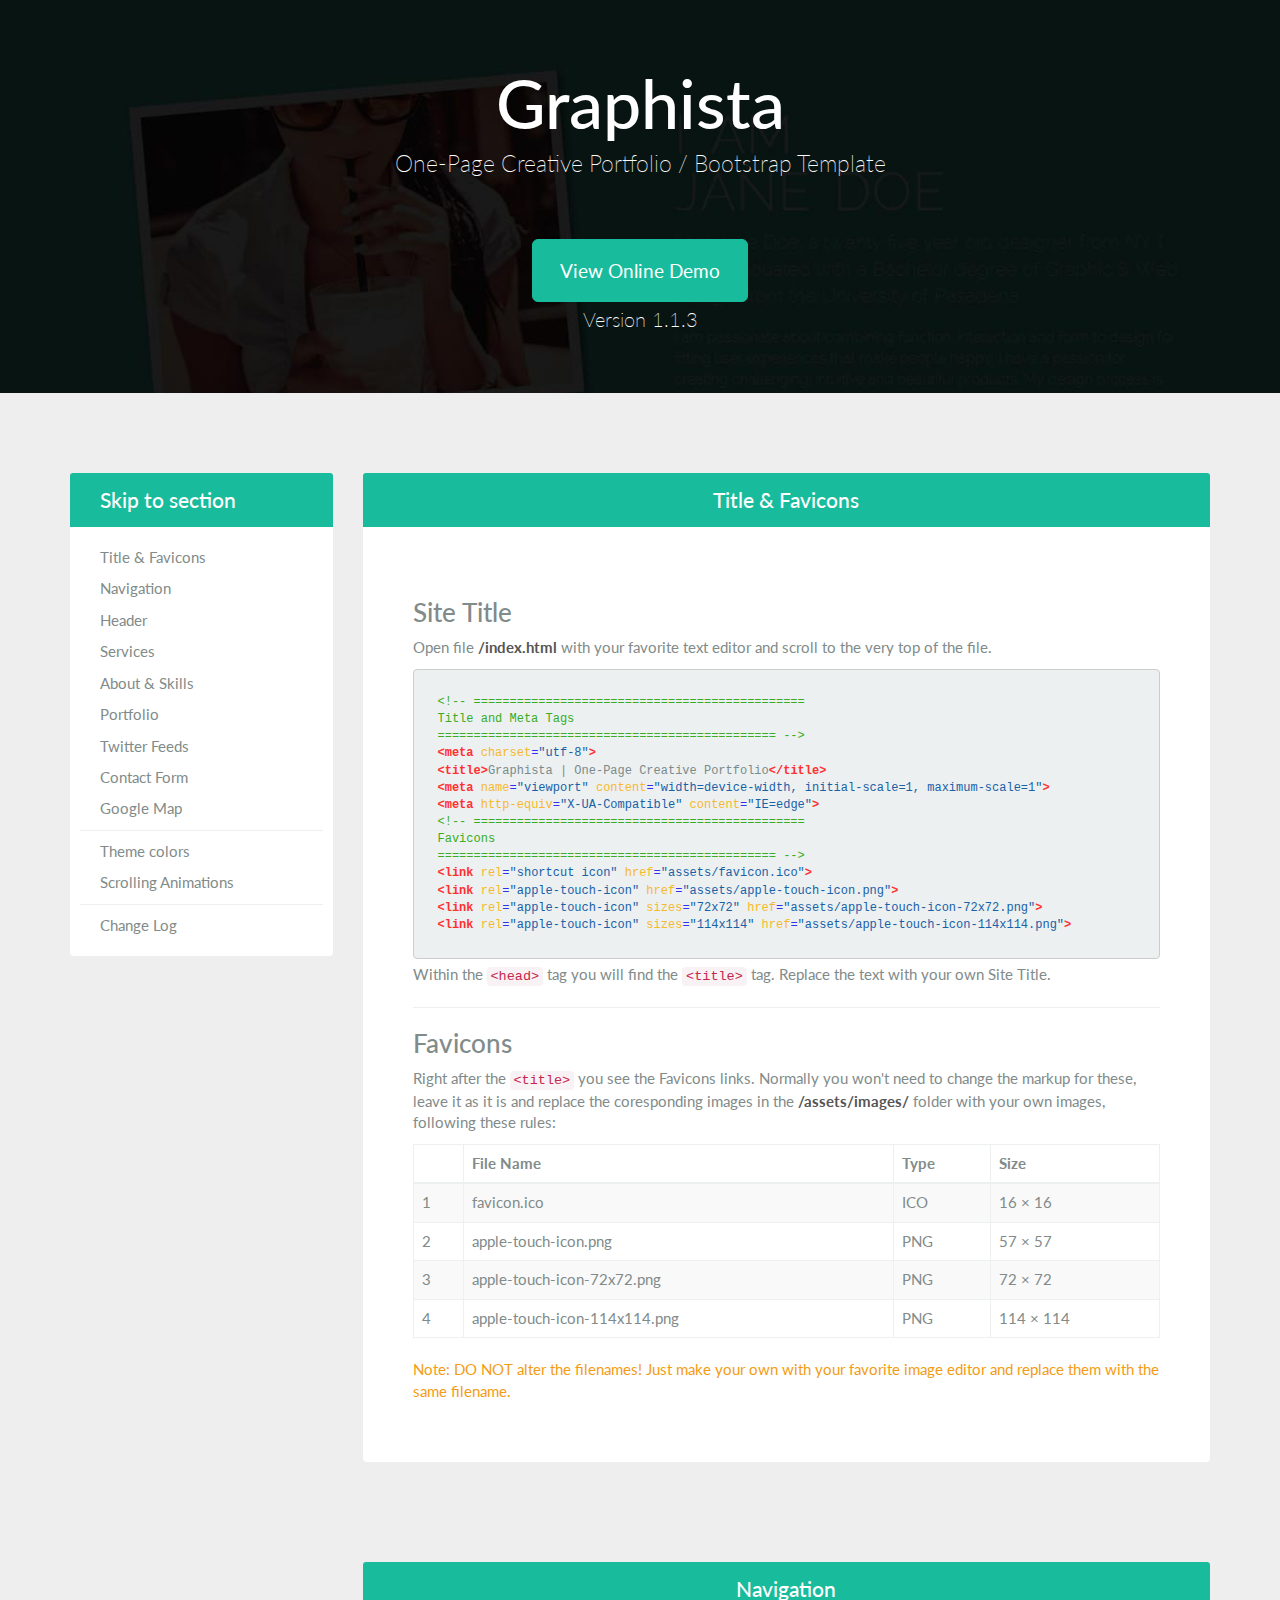
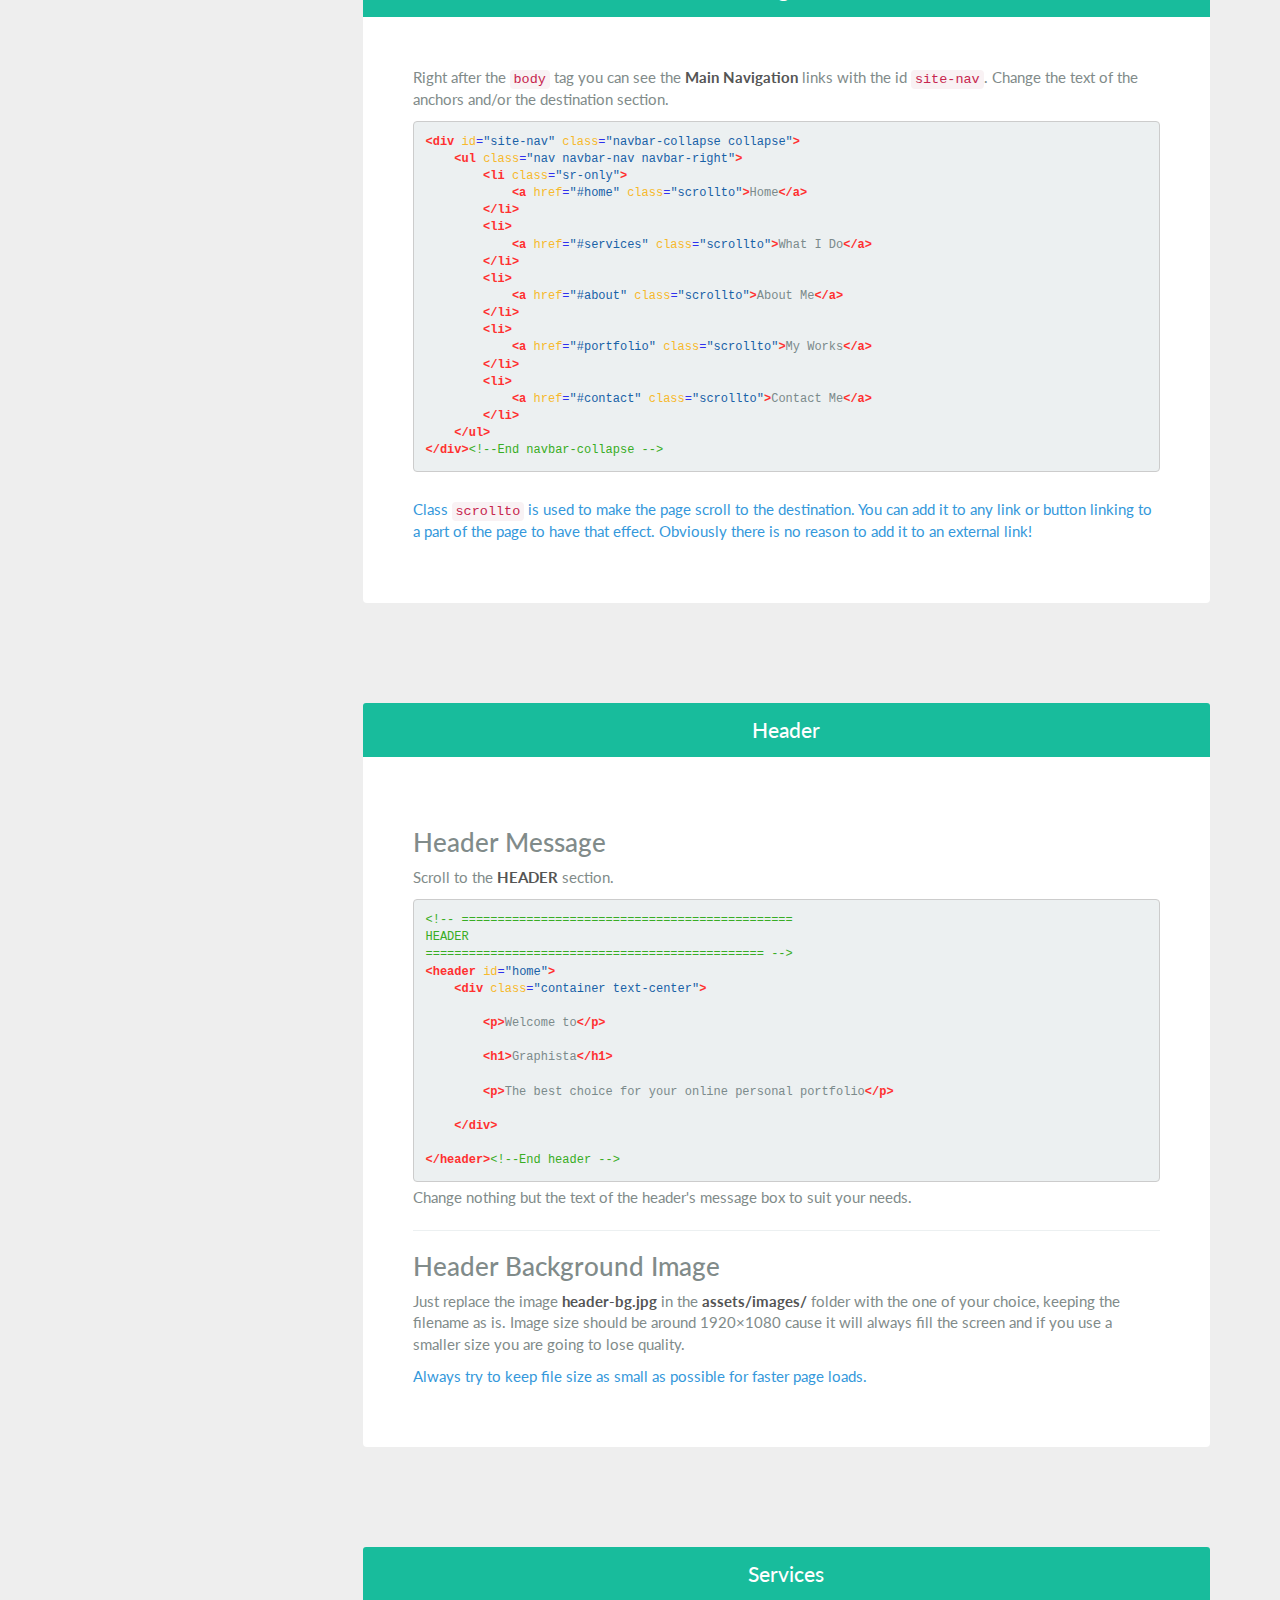
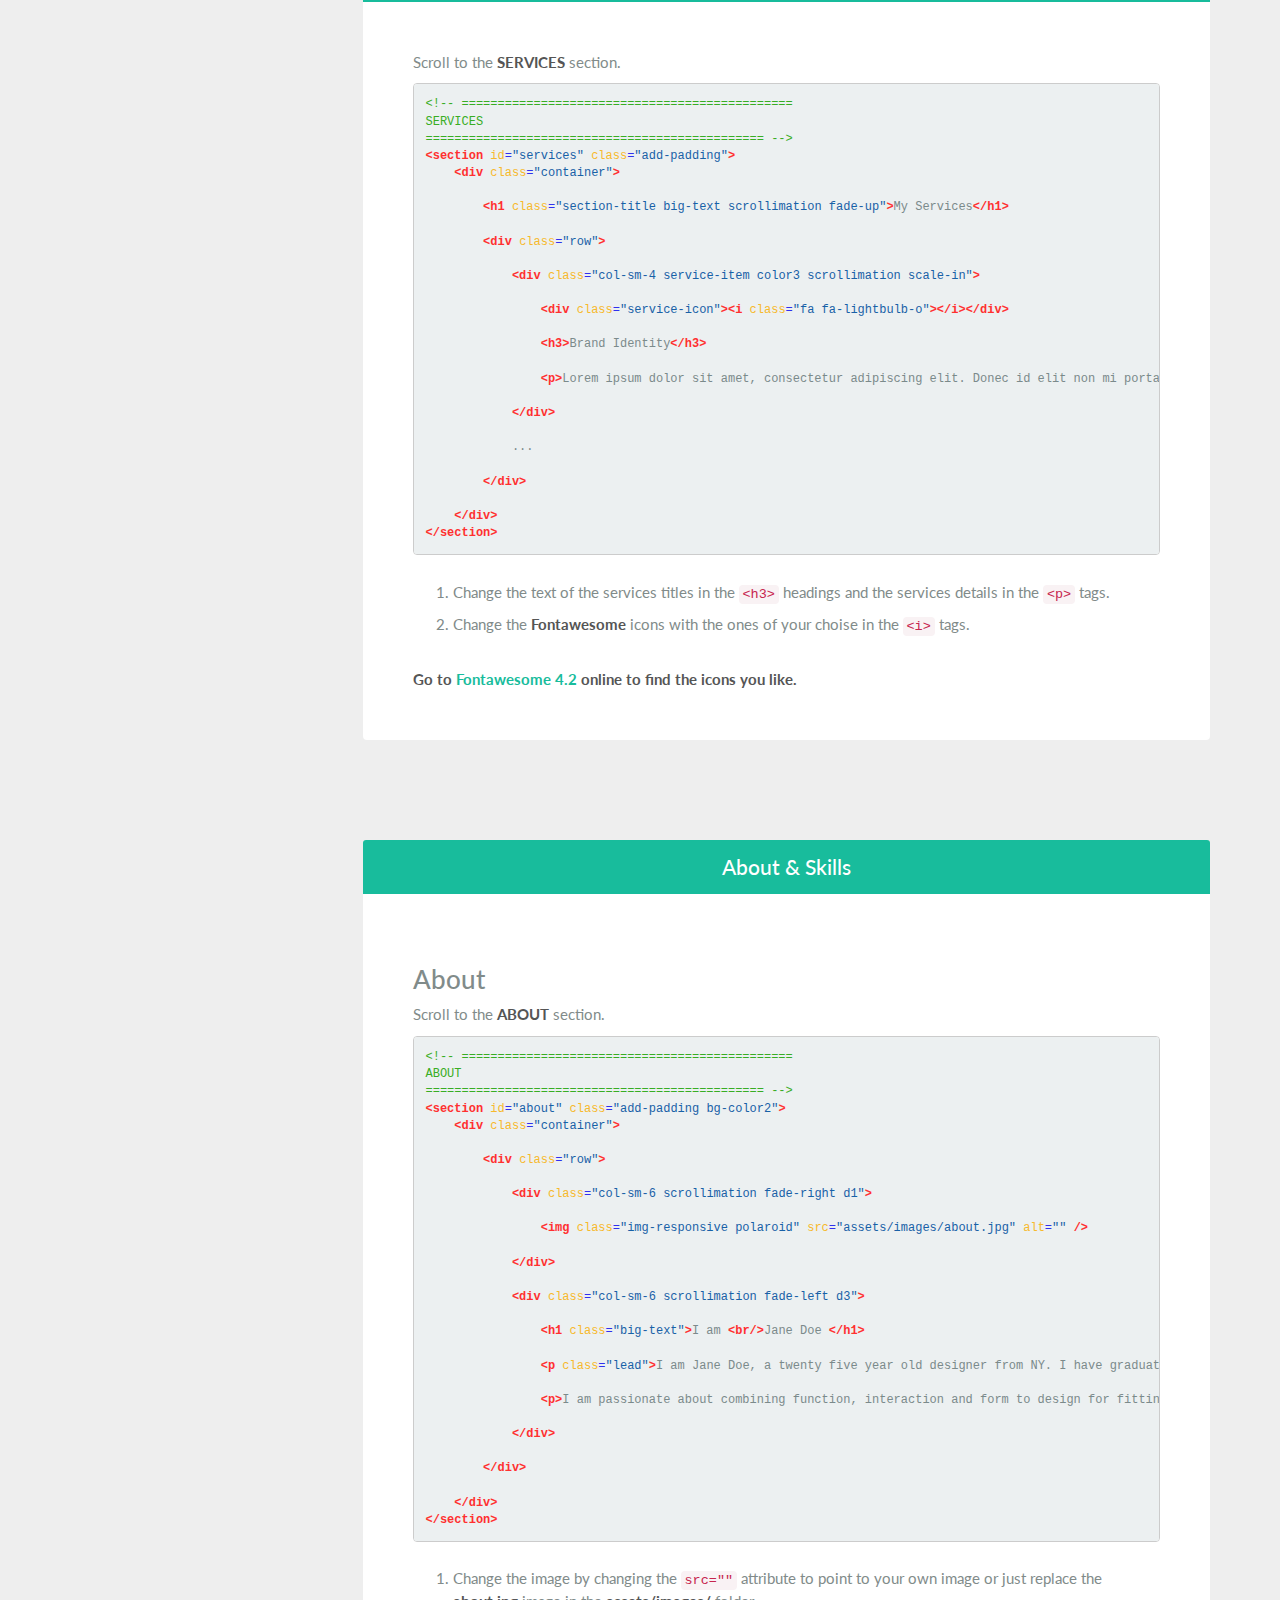
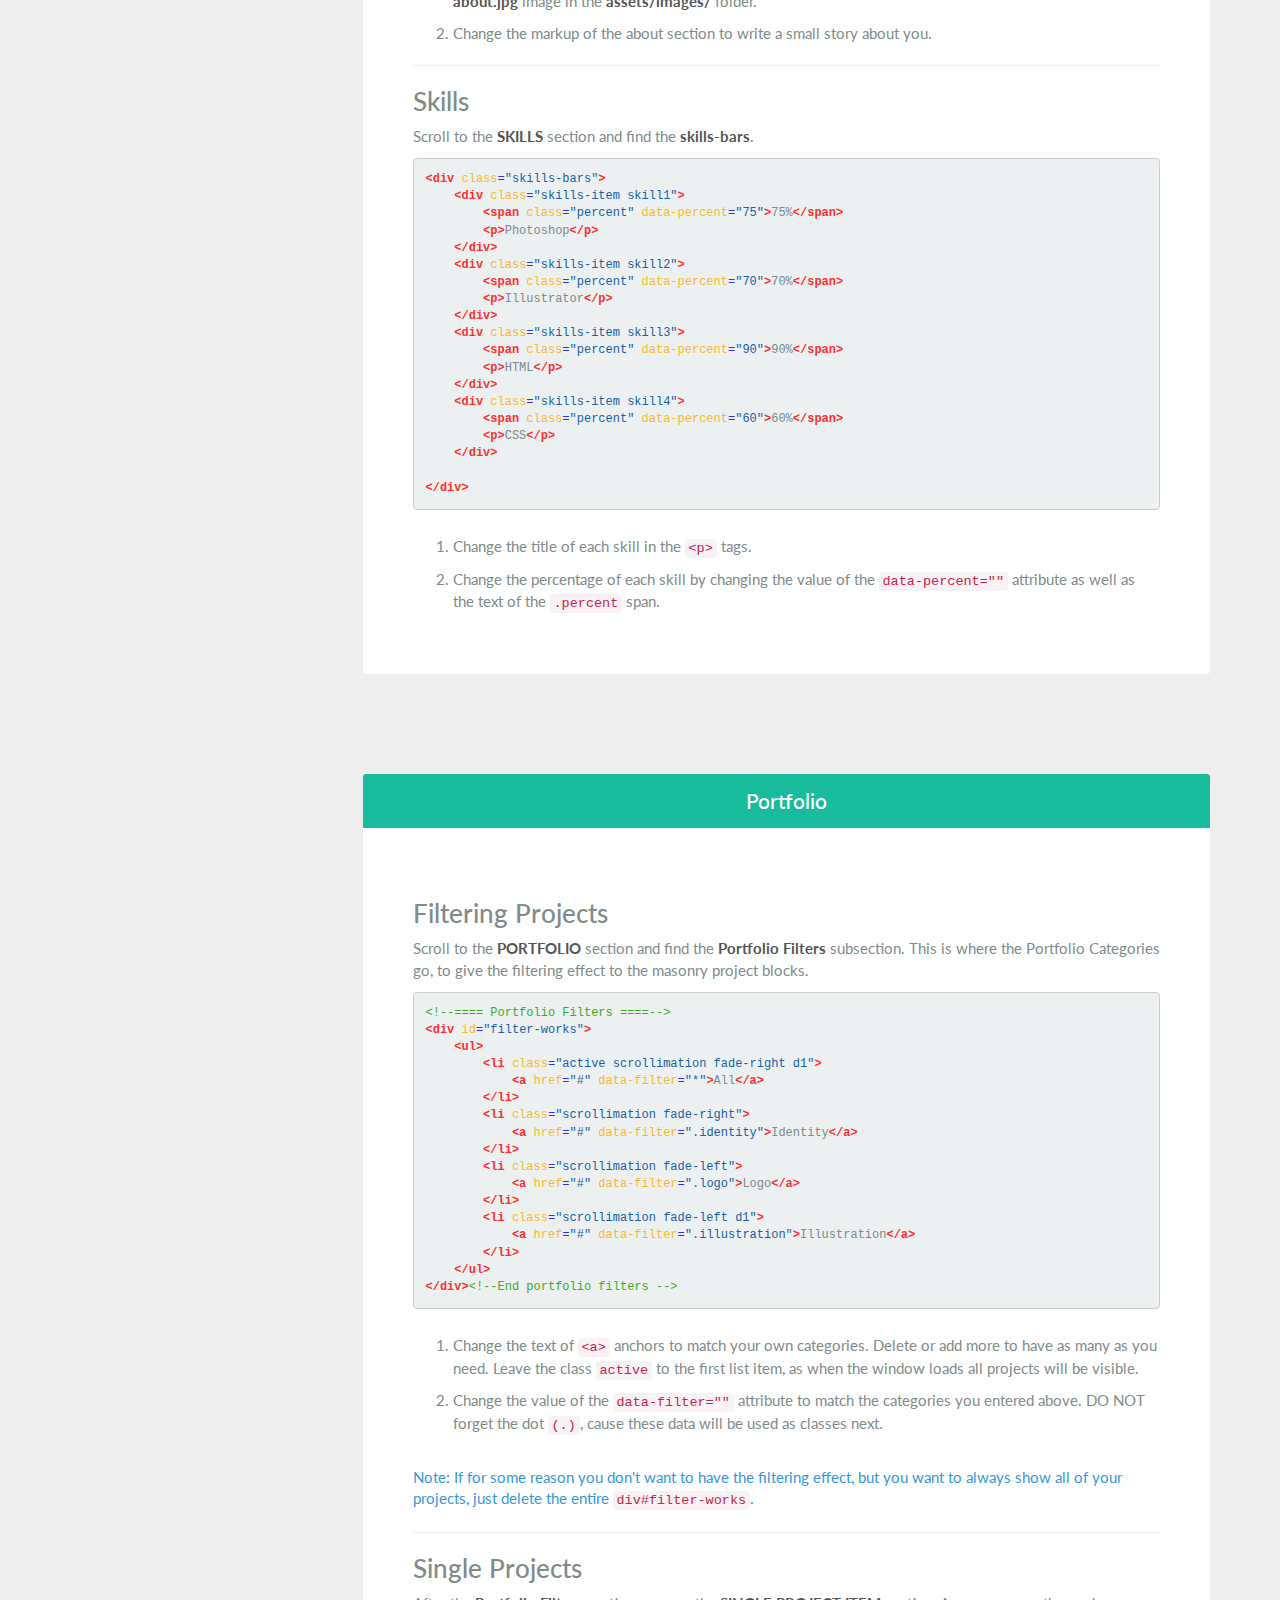
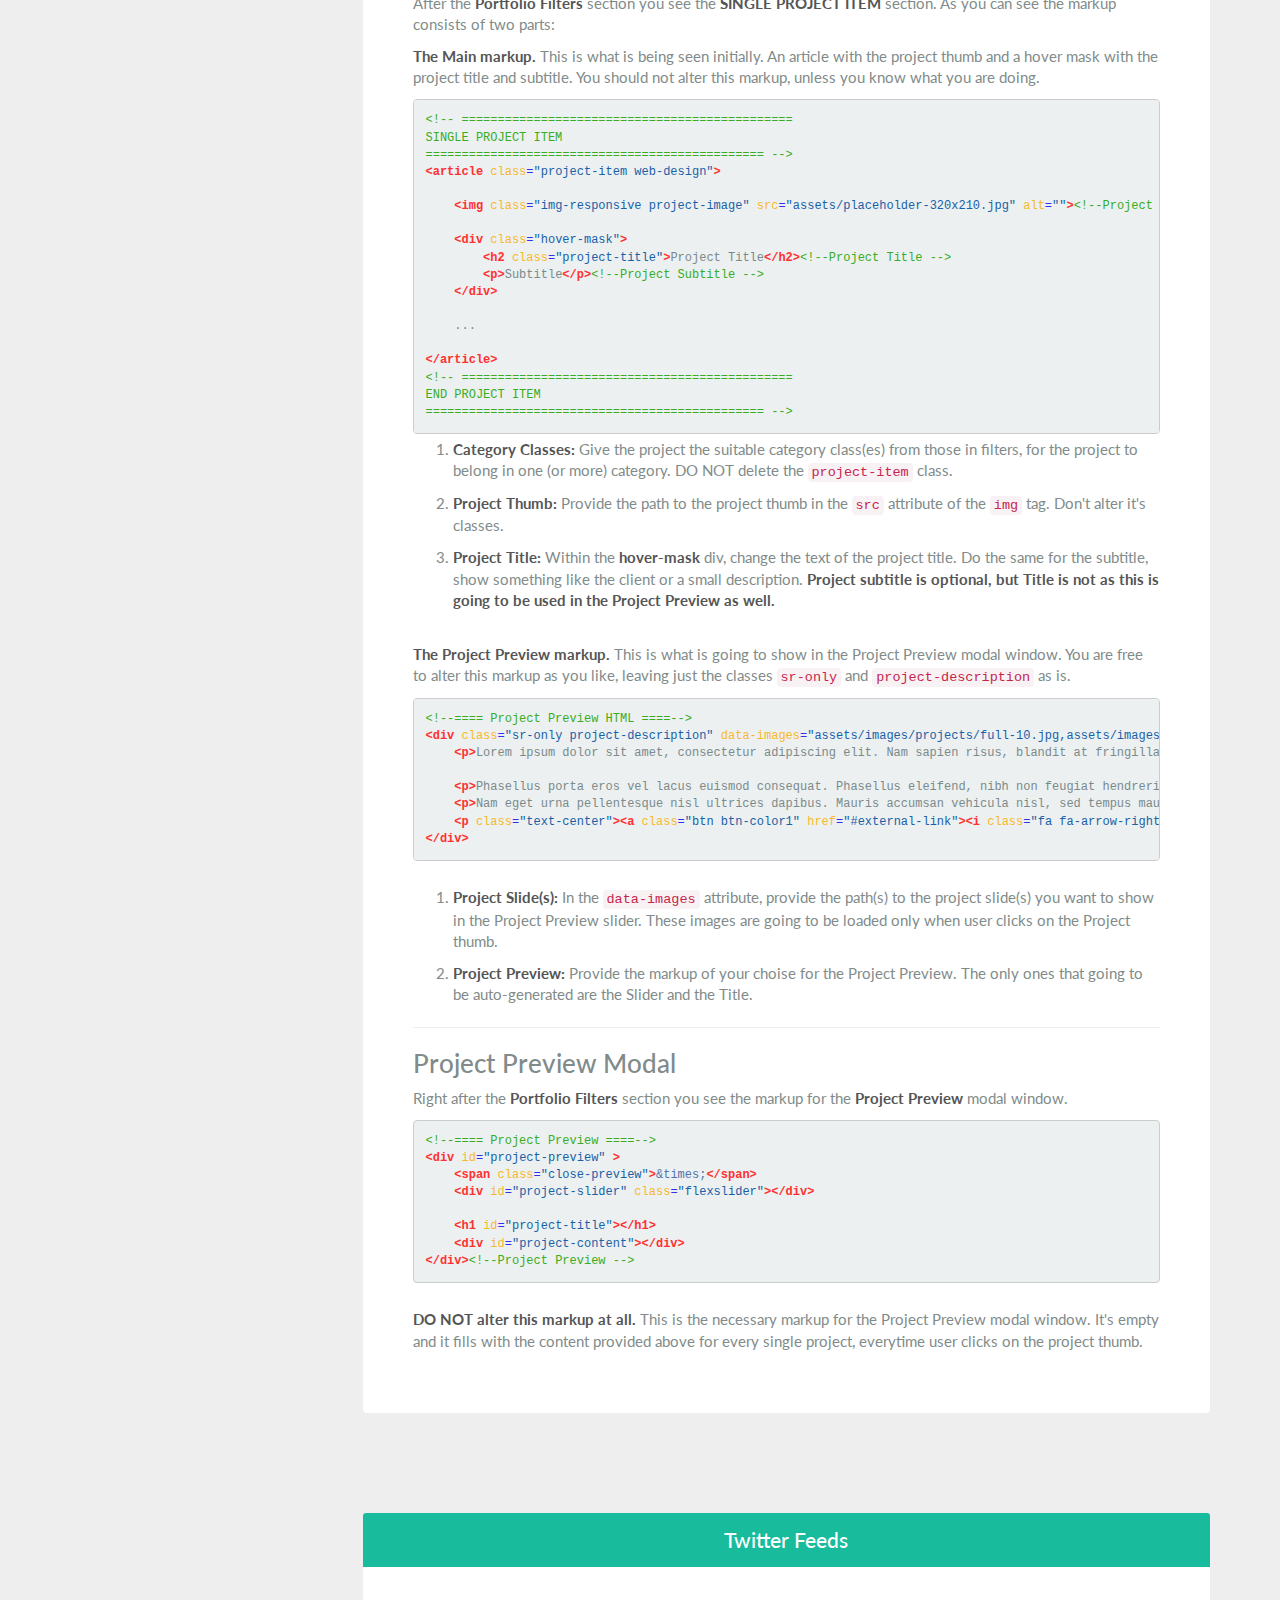
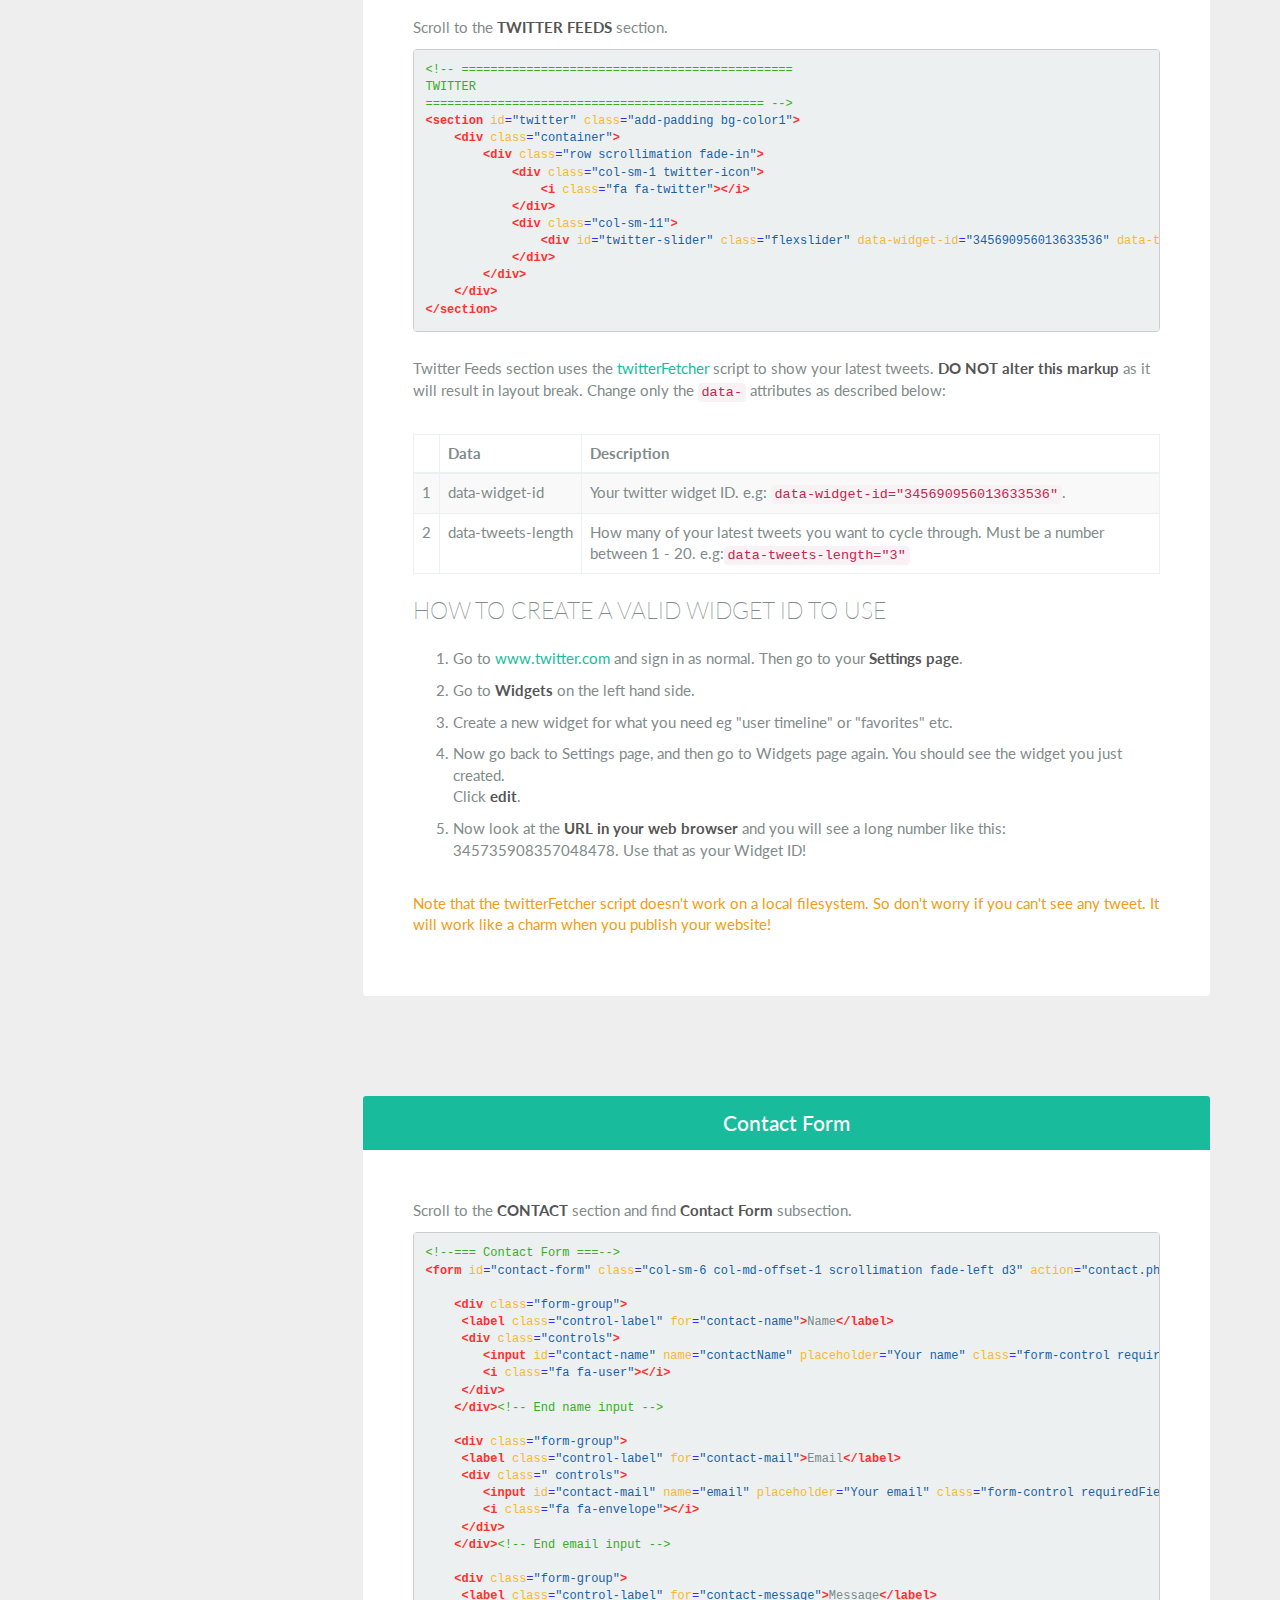
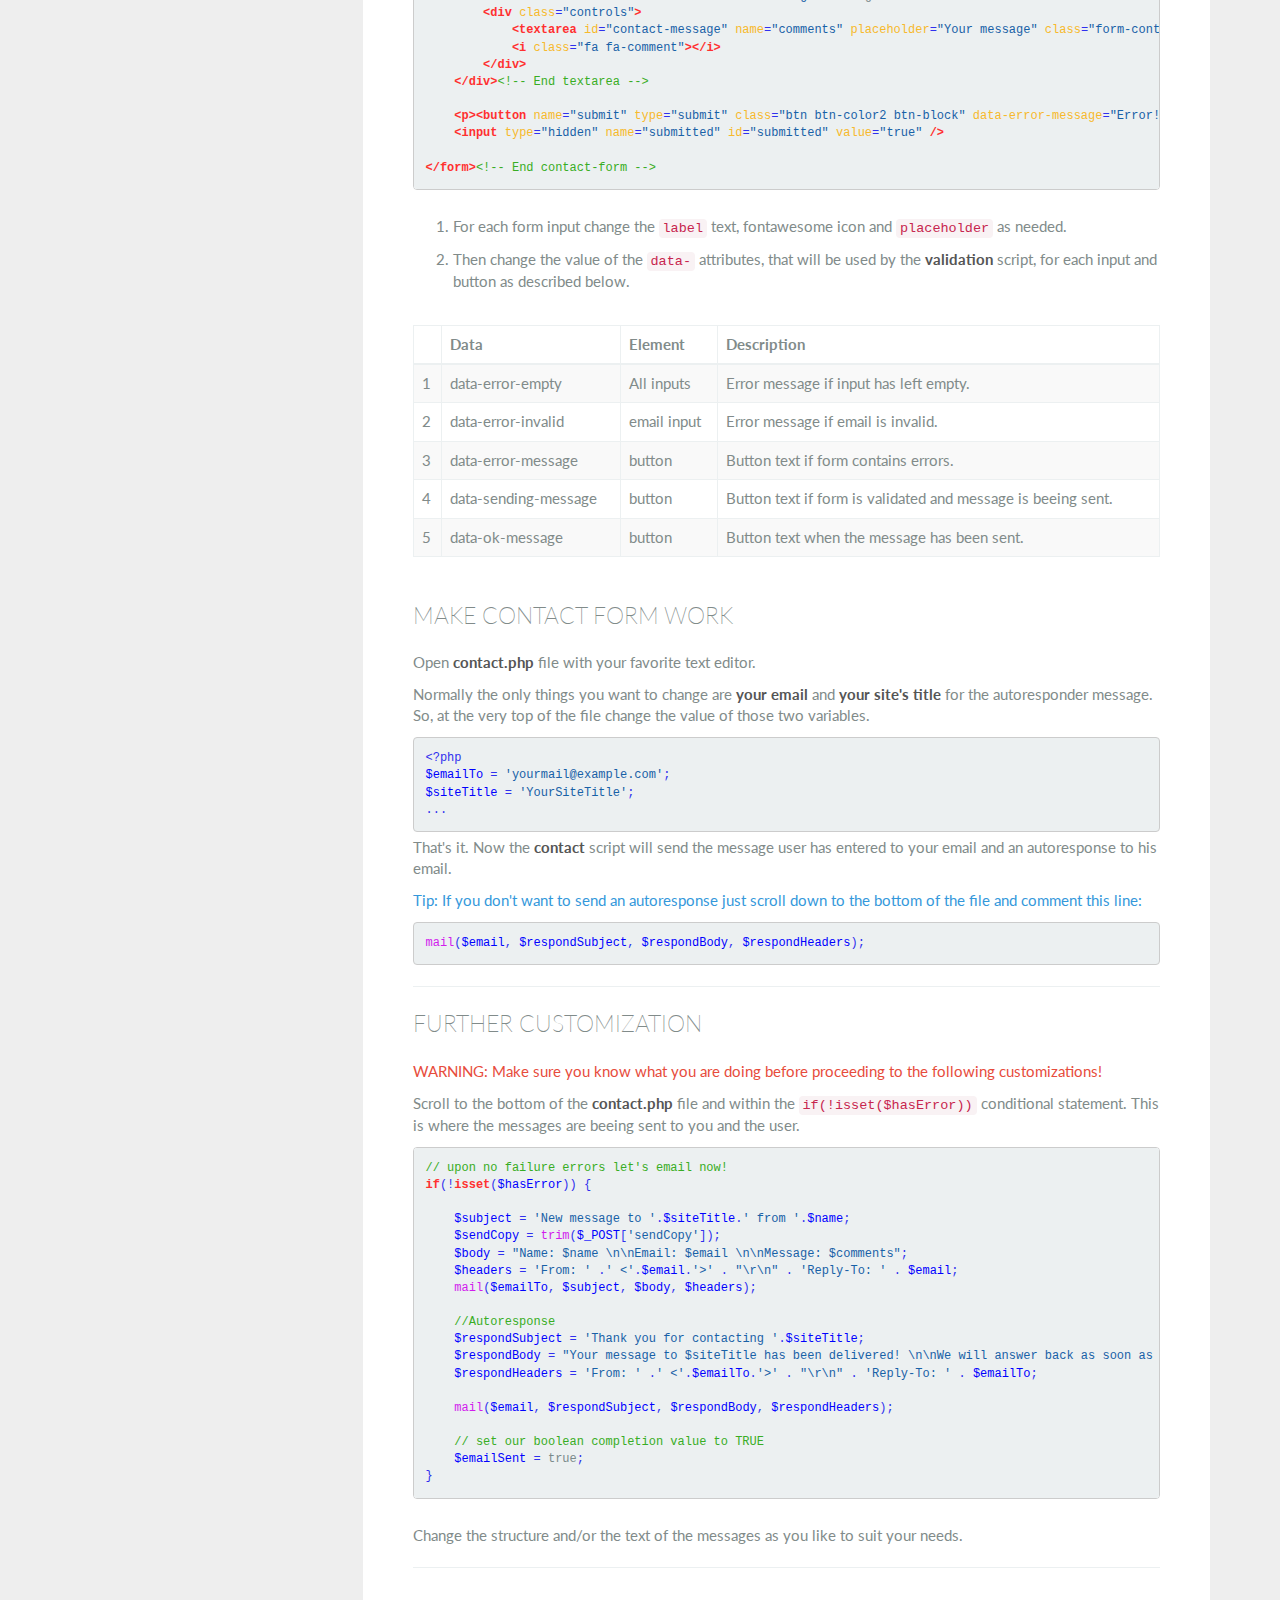
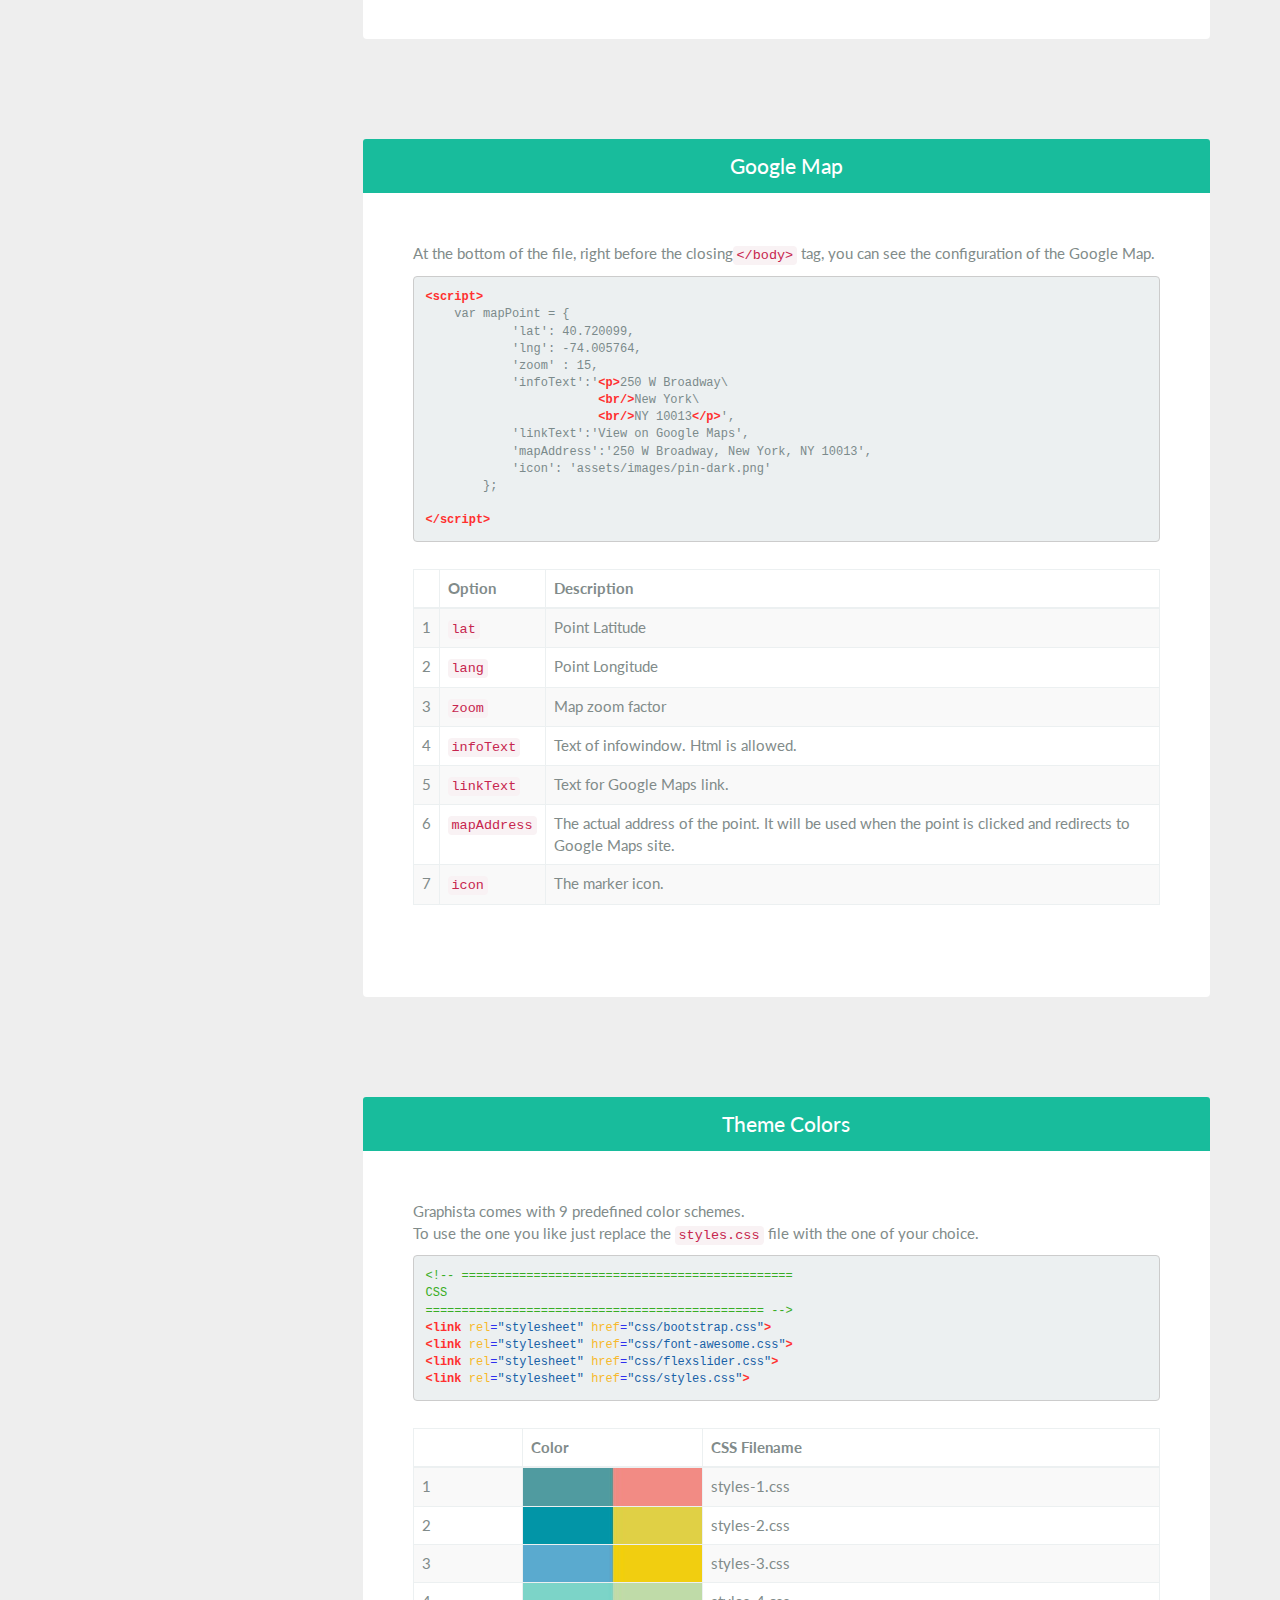
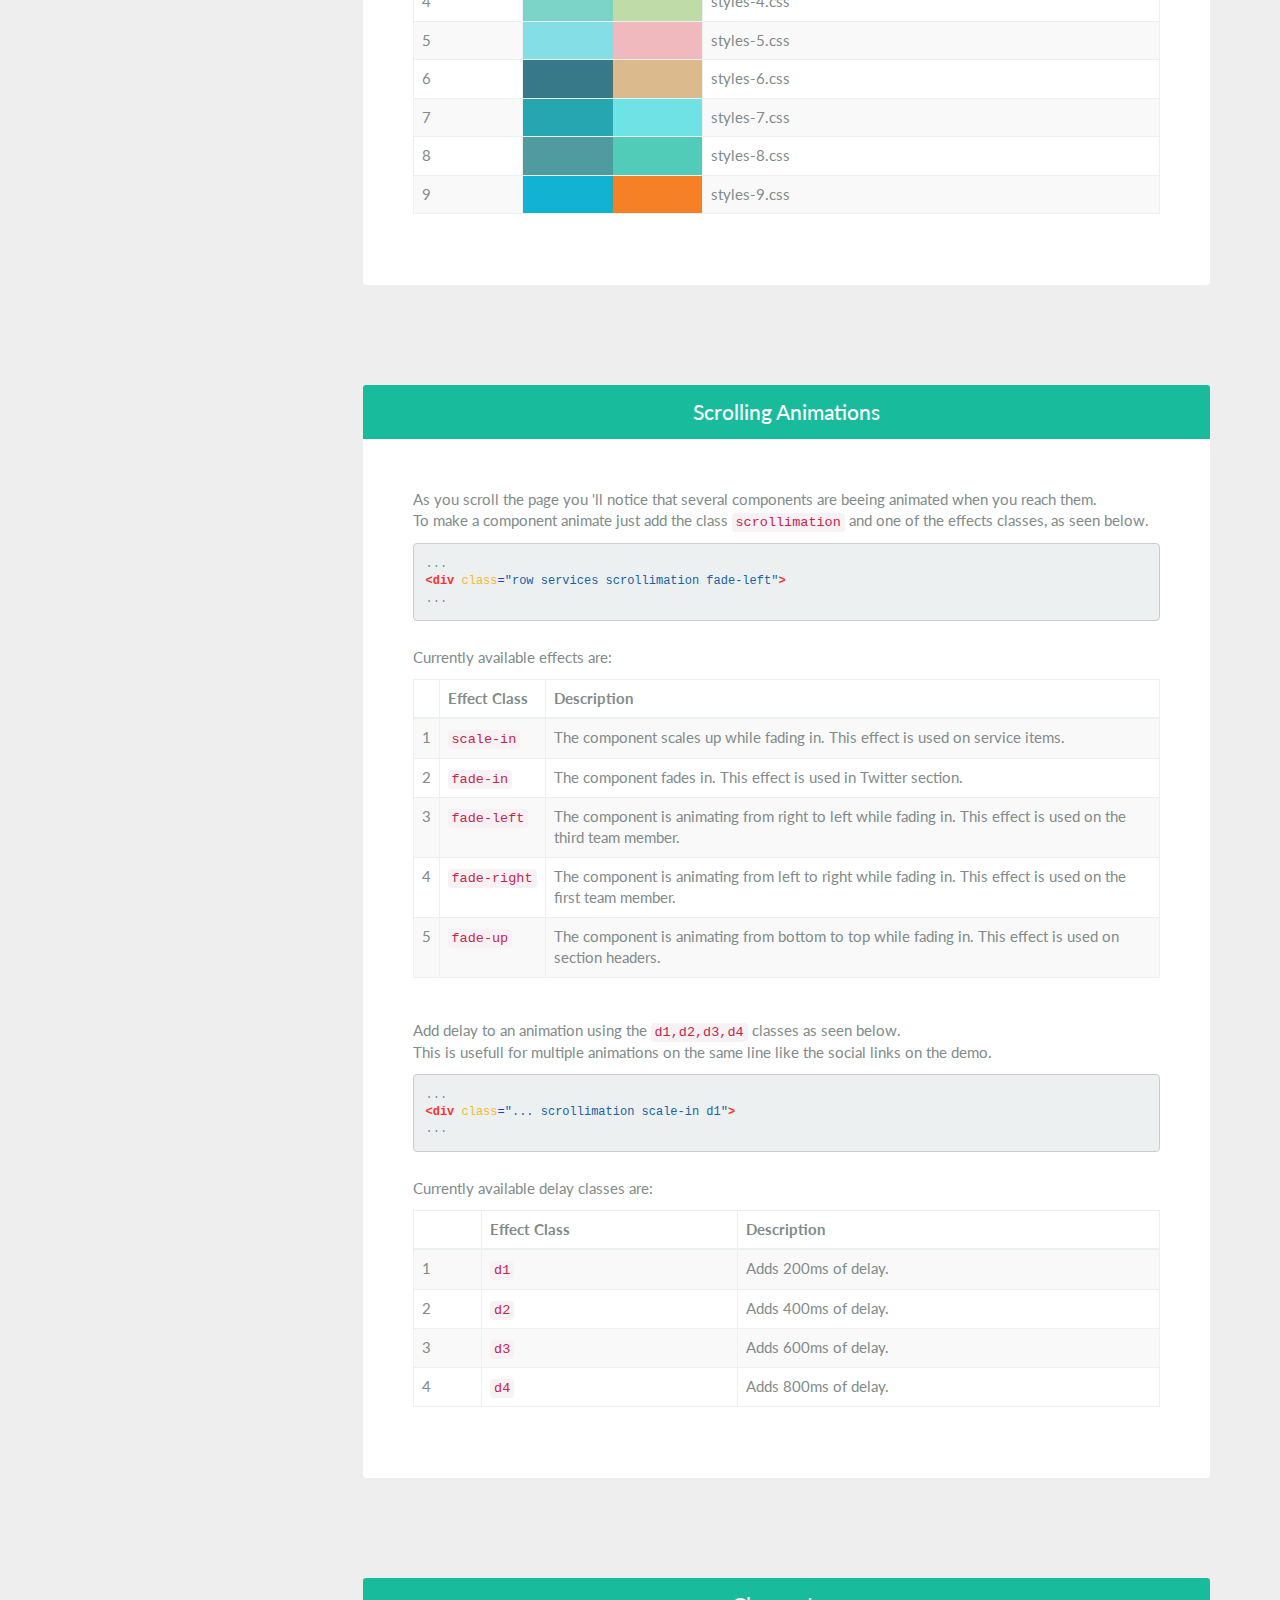
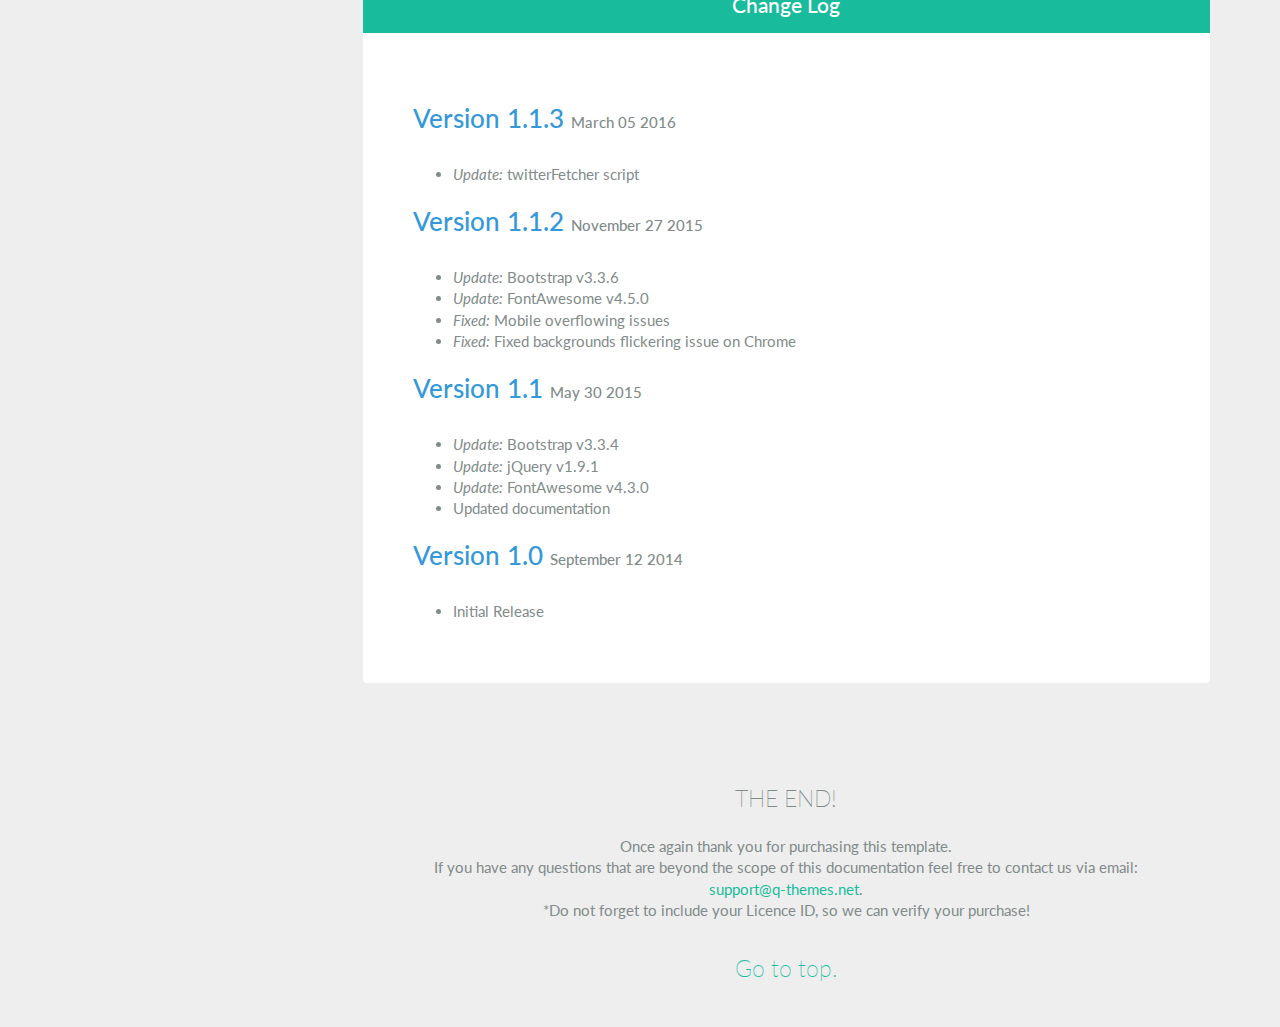
<file: Documentation/index.html>
<!DOCTYPE html>
<html lang="en-US">
	<head>
		<meta charset="utf-8">
		<title>Graphista | Documentation</title>
		<meta name="viewport" content="width=device-width, initial-scale=1, maximum-scale=1">
		<meta http-equiv="X-UA-Compatible" content="IE=edge">
		
		<!-- Stylesheets -->
		<link href="css/main.css" rel="stylesheet" media="screen">
		<link href='http://fonts.googleapis.com/css?family=Lato:400,300,300italic,400italic,700,700italic,900' rel='stylesheet' type='text/css'>
		<link href="css/styles.css" rel="stylesheet" media="screen">
		<link href="css/syntax.css" rel="stylesheet" media="screen">
		<!--[if lt IE 9]>
			<script src="http://html5shim.googlecode.com/svn/trunk/html5.js"></script>
			<script src="js/respond.min.js"></script>
		<![endif]-->
		
	</head>
	
	<body data-spy="scroll" data-target="#sidenav" data-offset="200">
		<div id="top" class="jumbotron">
			<div class="container text-center">
				<h1>Graphista</h1>
				<p>One-Page Creative Portfolio / Bootstrap Template</p>
				<br/>
				<p><a class="btn btn-success btn-lg" href="http://demos.q-themes.net/graphista/v1.1.3" target="_blank">View Online Demo</a><br/><small>Version 1.1.3</small></p>
			</div>
		</div>
		<div class="container">
		
			<div class="row">
				
				<div id="sidebar" class="col-md-3">
				
					<div class="panel panel-success">
						<div class="panel-heading">
							<h3 class="panel-title">Skip to section</h3>
						</div>
						<div id="sidenav" class="panel-body">
							<ul class="list-unstyled nav sidenav">
								<li><a href="#titleandfavs">Title &amp; Favicons</a></li>
								<li><a href="#logoandnav">Navigation</a></li>
								<li><a href="#header">Header</a></li>
								<li><a href="#services">Services</a></li>
								<li><a href="#aboutandskills">About &amp; Skills</a></li>
								<li><a href="#portfolio">Portfolio</a></li>
								<li><a href="#twitter">Twitter Feeds</a></li>
								<li><a href="#contact">Contact Form</a></li>
								<li><a href="#gmap">Google Map</a></li>
								<hr>
								<li><a href="#colors">Theme colors</a></li>
								<li><a href="#scrollimations">Scrolling Animations</a></li>
								<hr>
								<li><a href="#changelog">Change Log</a></li>
							</ul>
						</div>
					</div>
				
				</div>
				
				<div class="col-md-9">
					
					<div id="titleandfavs" class="panel panel-success">
						<div class="panel-heading">
							<h3 class="panel-title">Title &amp; Favicons</h3>
						</div>
						<div class="panel-body">
							<h3>Site Title</h3>
							<p>Open file <strong>/index.html</strong> with your favorite text editor and scroll to the very top of the file. </p>
							<div class="snippet-container"><div class="sh_bright snippet-wrap"><pre class="shi_pre sh_html snippet-formatted sh_sourceCode"><ol class="snippet-num"><li><span class="sh_comment">&lt;!-- ==============================================</span></li><li><span class="sh_comment">Title and Meta Tags</span></li><li><span class="sh_comment">=============================================== --&gt;</span></li><li><span class="sh_keyword">&lt;meta</span> <span class="sh_type">charset</span><span class="sh_symbol">=</span><span class="sh_string">"utf-8"</span><span class="sh_keyword">&gt;</span></li><li><span class="sh_keyword">&lt;title&gt;</span>Graphista | One-Page Creative Portfolio<span class="sh_keyword">&lt;/title&gt;</span></li><li><span class="sh_keyword">&lt;meta</span> <span class="sh_type">name</span><span class="sh_symbol">=</span><span class="sh_string">"viewport"</span> <span class="sh_type">content</span><span class="sh_symbol">=</span><span class="sh_string">"width=device-width, initial-scale=1, maximum-scale=1"</span><span class="sh_keyword">&gt;</span></li><li><span class="sh_keyword">&lt;meta</span> <span class="sh_type">http-equiv</span><span class="sh_symbol">=</span><span class="sh_string">"X-UA-Compatible"</span> <span class="sh_type">content</span><span class="sh_symbol">=</span><span class="sh_string">"IE=edge"</span><span class="sh_keyword">&gt;</span></li><li></li><li><span class="sh_comment">&lt;!-- ==============================================</span></li><li><span class="sh_comment">Favicons</span></li><li><span class="sh_comment">=============================================== --&gt;</span></li><li><span class="sh_keyword">&lt;link</span> <span class="sh_type">rel</span><span class="sh_symbol">=</span><span class="sh_string">"shortcut icon"</span> <span class="sh_type">href</span><span class="sh_symbol">=</span><span class="sh_string">"assets/favicon.ico"</span><span class="sh_keyword">&gt;</span></li><li><span class="sh_keyword">&lt;link</span> <span class="sh_type">rel</span><span class="sh_symbol">=</span><span class="sh_string">"apple-touch-icon"</span> <span class="sh_type">href</span><span class="sh_symbol">=</span><span class="sh_string">"assets/apple-touch-icon.png"</span><span class="sh_keyword">&gt;</span></li><li><span class="sh_keyword">&lt;link</span> <span class="sh_type">rel</span><span class="sh_symbol">=</span><span class="sh_string">"apple-touch-icon"</span> <span class="sh_type">sizes</span><span class="sh_symbol">=</span><span class="sh_string">"72x72"</span> <span class="sh_type">href</span><span class="sh_symbol">=</span><span class="sh_string">"assets/apple-touch-icon-72x72.png"</span><span class="sh_keyword">&gt;</span></li><li><span class="sh_keyword">&lt;link</span> <span class="sh_type">rel</span><span class="sh_symbol">=</span><span class="sh_string">"apple-touch-icon"</span> <span class="sh_type">sizes</span><span class="sh_symbol">=</span><span class="sh_string">"114x114"</span> <span class="sh_type">href</span><span class="sh_symbol">=</span><span class="sh_string">"assets/apple-touch-icon-114x114.png"</span><span class="sh_keyword">&gt;</span></li></ol></pre></div></div>
							<p>Within the <code>&lt;head&gt;</code> tag you will find the <code>&lt;title&gt;</code> tag. Replace the text with your own Site Title.</p>
							<hr>
							<h3>Favicons</h3>
							<p>Right after the <code>&lt;title&gt;</code> you see the Favicons links. Normally you won't need to change the markup for these, leave it as it is and replace the coresponding images in the <strong>/assets/images/</strong> folder with your own images, following these rules:</p>
							<table class="table table-striped table-bordered">
								<thead>
								  <tr>
									<th></th>
									<th>File Name</th>
									<th>Type</th>
									<th>Size</th>
								  </tr>
								</thead>
								<tbody>
								  <tr>
									<td>1</td>
									<td>favicon.ico</td>
									<td>ICO</td>
									<td>16 &times; 16</td>
								  </tr>
								  <tr>
									<td>2</td>
									<td>apple-touch-icon.png</td>
									<td>PNG</td>
									<td>57 &times; 57</td>
								  </tr>
								  <tr>
									<td>3</td>
									<td>apple-touch-icon-72x72.png</td>
									<td>PNG</td>
									<td>72 &times; 72</td>
								  </tr>
								  <tr>
									<td>4</td>
									<td>apple-touch-icon-114x114.png</td>
									<td>PNG</td>
									<td>114 &times; 114</td>
								  </tr>
								</tbody>
							  </table>
							<p class="text-warning">Note: DO NOT alter the filenames! Just make your own with your favorite image editor and replace them with the same filename.</p>
							
						</div>
					</div>
					
					<div id="logoandnav" class="panel panel-success">
						<div class="panel-heading">
							<h3 class="panel-title">Navigation</h3>
						</div>
						<div class="panel-body">
						
							<p>Right after the <code>body</code> tag you can see the <strong>Main Navigation</strong> links with the id <code>site-nav</code>. Change the text of the anchors and/or the destination section.</p>
							<div class="snippet-container"><div class="sh_bright snippet-wrap"><pre class="shi_pre sh_html snippet-formatted sh_sourceCode"><ul class="snippet-no-num"><li><span class="sh_keyword">&lt;div</span> <span class="sh_type">id</span><span class="sh_symbol">=</span><span class="sh_string">"site-nav"</span> <span class="sh_type">class</span><span class="sh_symbol">=</span><span class="sh_string">"navbar-collapse collapse"</span><span class="sh_keyword">&gt;</span></li><li>&nbsp;&nbsp;&nbsp;&nbsp;<span class="sh_keyword">&lt;ul</span> <span class="sh_type">class</span><span class="sh_symbol">=</span><span class="sh_string">"nav navbar-nav navbar-right"</span><span class="sh_keyword">&gt;</span></li><li>&nbsp;&nbsp;&nbsp;&nbsp;&nbsp;&nbsp;&nbsp;&nbsp;<span class="sh_keyword">&lt;li</span> <span class="sh_type">class</span><span class="sh_symbol">=</span><span class="sh_string">"sr-only"</span><span class="sh_keyword">&gt;</span></li><li>&nbsp;&nbsp;&nbsp;&nbsp;&nbsp;&nbsp;&nbsp;&nbsp;&nbsp;&nbsp;&nbsp;&nbsp;<span class="sh_keyword">&lt;a</span> <span class="sh_type">href</span><span class="sh_symbol">=</span><span class="sh_string">"#home"</span> <span class="sh_type">class</span><span class="sh_symbol">=</span><span class="sh_string">"scrollto"</span><span class="sh_keyword">&gt;</span>Home<span class="sh_keyword">&lt;/a&gt;</span></li><li>&nbsp;&nbsp;&nbsp;&nbsp;&nbsp;&nbsp;&nbsp;&nbsp;<span class="sh_keyword">&lt;/li&gt;</span></li><li>&nbsp;&nbsp;&nbsp;&nbsp;&nbsp;&nbsp;&nbsp;&nbsp;<span class="sh_keyword">&lt;li&gt;</span></li><li>&nbsp;&nbsp;&nbsp;&nbsp;&nbsp;&nbsp;&nbsp;&nbsp;&nbsp;&nbsp;&nbsp;&nbsp;<span class="sh_keyword">&lt;a</span> <span class="sh_type">href</span><span class="sh_symbol">=</span><span class="sh_string">"#services"</span> <span class="sh_type">class</span><span class="sh_symbol">=</span><span class="sh_string">"scrollto"</span><span class="sh_keyword">&gt;</span>What I Do<span class="sh_keyword">&lt;/a&gt;</span></li><li>&nbsp;&nbsp;&nbsp;&nbsp;&nbsp;&nbsp;&nbsp;&nbsp;<span class="sh_keyword">&lt;/li&gt;</span></li><li>&nbsp;&nbsp;&nbsp;&nbsp;&nbsp;&nbsp;&nbsp;&nbsp;<span class="sh_keyword">&lt;li&gt;</span></li><li>&nbsp;&nbsp;&nbsp;&nbsp;&nbsp;&nbsp;&nbsp;&nbsp;&nbsp;&nbsp;&nbsp;&nbsp;<span class="sh_keyword">&lt;a</span> <span class="sh_type">href</span><span class="sh_symbol">=</span><span class="sh_string">"#about"</span> <span class="sh_type">class</span><span class="sh_symbol">=</span><span class="sh_string">"scrollto"</span><span class="sh_keyword">&gt;</span>About Me<span class="sh_keyword">&lt;/a&gt;</span></li><li>&nbsp;&nbsp;&nbsp;&nbsp;&nbsp;&nbsp;&nbsp;&nbsp;<span class="sh_keyword">&lt;/li&gt;</span></li><li>&nbsp;&nbsp;&nbsp;&nbsp;&nbsp;&nbsp;&nbsp;&nbsp;<span class="sh_keyword">&lt;li&gt;</span></li><li>&nbsp;&nbsp;&nbsp;&nbsp;&nbsp;&nbsp;&nbsp;&nbsp;&nbsp;&nbsp;&nbsp;&nbsp;<span class="sh_keyword">&lt;a</span> <span class="sh_type">href</span><span class="sh_symbol">=</span><span class="sh_string">"#portfolio"</span> <span class="sh_type">class</span><span class="sh_symbol">=</span><span class="sh_string">"scrollto"</span><span class="sh_keyword">&gt;</span>My Works<span class="sh_keyword">&lt;/a&gt;</span></li><li>&nbsp;&nbsp;&nbsp;&nbsp;&nbsp;&nbsp;&nbsp;&nbsp;<span class="sh_keyword">&lt;/li&gt;</span></li><li>&nbsp;&nbsp;&nbsp;&nbsp;&nbsp;&nbsp;&nbsp;&nbsp;<span class="sh_keyword">&lt;li&gt;</span></li><li>&nbsp;&nbsp;&nbsp;&nbsp;&nbsp;&nbsp;&nbsp;&nbsp;&nbsp;&nbsp;&nbsp;&nbsp;<span class="sh_keyword">&lt;a</span> <span class="sh_type">href</span><span class="sh_symbol">=</span><span class="sh_string">"#contact"</span> <span class="sh_type">class</span><span class="sh_symbol">=</span><span class="sh_string">"scrollto"</span><span class="sh_keyword">&gt;</span>Contact Me<span class="sh_keyword">&lt;/a&gt;</span></li><li>&nbsp;&nbsp;&nbsp;&nbsp;&nbsp;&nbsp;&nbsp;&nbsp;<span class="sh_keyword">&lt;/li&gt;</span></li><li>&nbsp;&nbsp;&nbsp;&nbsp;<span class="sh_keyword">&lt;/ul&gt;</span></li><li><span class="sh_keyword">&lt;/div&gt;</span><span class="sh_comment">&lt;!--End navbar-collapse --&gt;</span></li></ul></pre></div></div>
							<br/>
							<p class="text-info">Class <code>scrollto</code> is used to make the page scroll to the destination. You can add it to any link or button linking to a part of the page to have that effect. Obviously there is no reason to add it to an external link!</p>
							
						</div>
					</div>
					
					<div id="header" class="panel panel-success">
						<div class="panel-heading">
							<h3 class="panel-title">Header</h3>
						</div>
						<div class="panel-body">
							<h3>Header Message</h3>
							<p>Scroll to the <strong>HEADER</strong> section.</p>
							<div class="snippet-container"><div class="sh_bright snippet-wrap"><pre class="shi_pre sh_html snippet-formatted sh_sourceCode"><ul class="snippet-no-num"><li><span class="sh_comment">&lt;!-- ==============================================</span></li><li><span class="sh_comment">HEADER</span></li><li><span class="sh_comment">=============================================== --&gt;</span></li><li><span class="sh_keyword">&lt;header</span> <span class="sh_type">id</span><span class="sh_symbol">=</span><span class="sh_string">"home"</span><span class="sh_keyword">&gt;</span></li><li></li><li>&nbsp;&nbsp;&nbsp;&nbsp;<span class="sh_keyword">&lt;div</span> <span class="sh_type">class</span><span class="sh_symbol">=</span><span class="sh_string">"container text-center"</span><span class="sh_keyword">&gt;</span></li><li>&nbsp;&nbsp;&nbsp;&nbsp;</li><li>&nbsp;&nbsp;&nbsp;&nbsp;&nbsp;&nbsp;&nbsp;&nbsp;<span class="sh_keyword">&lt;p&gt;</span>Welcome to<span class="sh_keyword">&lt;/p&gt;</span></li><li>&nbsp;&nbsp;&nbsp;&nbsp;&nbsp;&nbsp;&nbsp;&nbsp;</li><li>&nbsp;&nbsp;&nbsp;&nbsp;&nbsp;&nbsp;&nbsp;&nbsp;<span class="sh_keyword">&lt;h1&gt;</span>Graphista<span class="sh_keyword">&lt;/h1&gt;</span></li><li>&nbsp;&nbsp;&nbsp;&nbsp;&nbsp;&nbsp;&nbsp;&nbsp;</li><li>&nbsp;&nbsp;&nbsp;&nbsp;&nbsp;&nbsp;&nbsp;&nbsp;<span class="sh_keyword">&lt;p&gt;</span>The best choice for your online personal portfolio<span class="sh_keyword">&lt;/p&gt;</span></li><li>&nbsp;&nbsp;&nbsp;&nbsp;</li><li>&nbsp;&nbsp;&nbsp;&nbsp;<span class="sh_keyword">&lt;/div&gt;</span></li><li>&nbsp;&nbsp;&nbsp;&nbsp;</li><li><span class="sh_keyword">&lt;/header&gt;</span><span class="sh_comment">&lt;!--End header --&gt;</span></li></ul></pre></div></div>
							<p>Change nothing but the text of the header's message box to suit your needs.</p>
							
							<hr>
							<h3>Header Background Image</h3>
							<p>Just replace the image  <strong>header-bg.jpg</strong> in the <strong>assets/images/</strong> folder with the one of your choice, keeping the filename as is. Image size should be around 1920&times;1080 cause it will always fill the screen and if you use a smaller size you are going to lose quality.</p>
							<p class="text-info">Always try to keep file size as small as possible for faster page loads.</p>
						</div>
					</div>
					
					<div id="services" class="panel panel-success">
						<div class="panel-heading">
							<h3 class="panel-title">Services</h3>
						</div>
						<div class="panel-body">
							<p>Scroll to the <strong>SERVICES</strong> section.</p>
							<div class="snippet-container"><div class="sh_bright snippet-wrap"><pre class="shi_pre sh_html snippet-formatted sh_sourceCode"><ul class="snippet-no-num"><li></li><li><span class="sh_comment">&lt;!-- ==============================================</span></li><li><span class="sh_comment">SERVICES</span></li><li><span class="sh_comment">=============================================== --&gt;</span></li><li><span class="sh_keyword">&lt;section</span> <span class="sh_type">id</span><span class="sh_symbol">=</span><span class="sh_string">"services"</span> <span class="sh_type">class</span><span class="sh_symbol">=</span><span class="sh_string">"add-padding"</span><span class="sh_keyword">&gt;</span></li><li></li><li>&nbsp;&nbsp;&nbsp;&nbsp;<span class="sh_keyword">&lt;div</span> <span class="sh_type">class</span><span class="sh_symbol">=</span><span class="sh_string">"container"</span><span class="sh_keyword">&gt;</span></li><li>&nbsp;&nbsp;&nbsp;&nbsp;&nbsp;&nbsp;&nbsp;&nbsp;</li><li>&nbsp;&nbsp;&nbsp;&nbsp;&nbsp;&nbsp;&nbsp;&nbsp;<span class="sh_keyword">&lt;h1</span> <span class="sh_type">class</span><span class="sh_symbol">=</span><span class="sh_string">"section-title big-text scrollimation fade-up"</span><span class="sh_keyword">&gt;</span>My Services<span class="sh_keyword">&lt;/h1&gt;</span></li><li>&nbsp;&nbsp;&nbsp;&nbsp;&nbsp;&nbsp;&nbsp;&nbsp;</li><li>&nbsp;&nbsp;&nbsp;&nbsp;&nbsp;&nbsp;&nbsp;&nbsp;<span class="sh_keyword">&lt;div</span> <span class="sh_type">class</span><span class="sh_symbol">=</span><span class="sh_string">"row"</span><span class="sh_keyword">&gt;</span></li><li>&nbsp;&nbsp;&nbsp;&nbsp;&nbsp;&nbsp;&nbsp;&nbsp;</li><li>&nbsp;&nbsp;&nbsp;&nbsp;&nbsp;&nbsp;&nbsp;&nbsp;&nbsp;&nbsp;&nbsp;&nbsp;<span class="sh_keyword">&lt;div</span> <span class="sh_type">class</span><span class="sh_symbol">=</span><span class="sh_string">"col-sm-4 service-item color3 scrollimation scale-in"</span><span class="sh_keyword">&gt;</span></li><li>&nbsp;&nbsp;&nbsp;&nbsp;&nbsp;&nbsp;&nbsp;&nbsp;&nbsp;&nbsp;&nbsp;&nbsp;</li><li>&nbsp;&nbsp;&nbsp;&nbsp;&nbsp;&nbsp;&nbsp;&nbsp;&nbsp;&nbsp;&nbsp;&nbsp;&nbsp;&nbsp;&nbsp;&nbsp;<span class="sh_keyword">&lt;div</span> <span class="sh_type">class</span><span class="sh_symbol">=</span><span class="sh_string">"service-icon"</span><span class="sh_keyword">&gt;&lt;i</span> <span class="sh_type">class</span><span class="sh_symbol">=</span><span class="sh_string">"fa fa-lightbulb-o"</span><span class="sh_keyword">&gt;&lt;/i&gt;&lt;/div&gt;</span></li><li>&nbsp;&nbsp;&nbsp;&nbsp;&nbsp;&nbsp;&nbsp;&nbsp;&nbsp;&nbsp;&nbsp;&nbsp;&nbsp;&nbsp;&nbsp;&nbsp;</li><li>&nbsp;&nbsp;&nbsp;&nbsp;&nbsp;&nbsp;&nbsp;&nbsp;&nbsp;&nbsp;&nbsp;&nbsp;&nbsp;&nbsp;&nbsp;&nbsp;<span class="sh_keyword">&lt;h3&gt;</span>Brand Identity<span class="sh_keyword">&lt;/h3&gt;</span></li><li>&nbsp;&nbsp;&nbsp;&nbsp;&nbsp;&nbsp;&nbsp;&nbsp;&nbsp;&nbsp;&nbsp;&nbsp;&nbsp;&nbsp;&nbsp;&nbsp;</li><li>&nbsp;&nbsp;&nbsp;&nbsp;&nbsp;&nbsp;&nbsp;&nbsp;&nbsp;&nbsp;&nbsp;&nbsp;&nbsp;&nbsp;&nbsp;&nbsp;<span class="sh_keyword">&lt;p&gt;</span>Lorem ipsum dolor sit amet, consectetur adipiscing elit. Donec id elit non mi porta gravida at eget metus. Fusce dapibus, tellus ac cursus commodo.<span class="sh_keyword">&lt;/p&gt;</span></li><li>&nbsp;&nbsp;&nbsp;&nbsp;&nbsp;&nbsp;&nbsp;&nbsp;&nbsp;&nbsp;&nbsp;&nbsp;&nbsp;&nbsp;&nbsp;&nbsp;</li><li>&nbsp;&nbsp;&nbsp;&nbsp;&nbsp;&nbsp;&nbsp;&nbsp;&nbsp;&nbsp;&nbsp;&nbsp;<span class="sh_keyword">&lt;/div&gt;</span></li><li>&nbsp;&nbsp;&nbsp;&nbsp;&nbsp;&nbsp;&nbsp;&nbsp;&nbsp;&nbsp;&nbsp;&nbsp;</li><li>&nbsp;&nbsp;&nbsp;&nbsp;&nbsp;&nbsp;&nbsp;&nbsp;&nbsp;&nbsp;&nbsp;&nbsp;...</li><li>&nbsp;&nbsp;&nbsp;&nbsp;&nbsp;&nbsp;&nbsp;&nbsp;&nbsp;&nbsp;&nbsp;&nbsp;</li><li>&nbsp;&nbsp;&nbsp;&nbsp;&nbsp;&nbsp;&nbsp;&nbsp;<span class="sh_keyword">&lt;/div&gt;</span></li><li>&nbsp;&nbsp;&nbsp;&nbsp;&nbsp;&nbsp;&nbsp;&nbsp;</li><li>&nbsp;&nbsp;&nbsp;&nbsp;<span class="sh_keyword">&lt;/div&gt;</span></li><li></li><li><span class="sh_keyword">&lt;/section&gt;</span></li></ul></pre></div></div>
							<br/>
							<ol>
								<li>
									<p>Change the text of the services titles in the <code>&lt;h3&gt;</code> headings and the services details in the <code>&lt;p&gt;</code> tags.</p>
								</li>
								<li>
									<p>Change the <strong>Fontawesome</strong> icons with the ones of your choise in the <code>&lt;i&gt;</code> tags.</p>
								</li>
							</ol>
							<br/>
							<strong>Go to <a href="http://fortawesome.github.io/Font-Awesome/icons/" target="_blank">Fontawesome 4.2</a> online to find the icons you like.</strong>
						</div>
					</div>
					
					<div id="aboutandskills" class="panel panel-success">
						<div class="panel-heading">
							<h3 class="panel-title">About &amp; Skills</h3>
						</div>
						<div class="panel-body">
							<h3>About</h3>
							<p>Scroll to the <strong>ABOUT</strong> section.</p>
							<div class="snippet-container"><div class="sh_bright snippet-wrap"><pre class="shi_pre sh_html snippet-formatted sh_sourceCode"><ul class="snippet-no-num"><li></li><li><span class="sh_comment">&lt;!-- ==============================================</span></li><li><span class="sh_comment">ABOUT</span></li><li><span class="sh_comment">=============================================== --&gt;</span></li><li><span class="sh_keyword">&lt;section</span> <span class="sh_type">id</span><span class="sh_symbol">=</span><span class="sh_string">"about"</span> <span class="sh_type">class</span><span class="sh_symbol">=</span><span class="sh_string">"add-padding bg-color2"</span><span class="sh_keyword">&gt;</span></li><li></li><li>&nbsp;&nbsp;&nbsp;&nbsp;<span class="sh_keyword">&lt;div</span> <span class="sh_type">class</span><span class="sh_symbol">=</span><span class="sh_string">"container"</span><span class="sh_keyword">&gt;</span></li><li>&nbsp;&nbsp;&nbsp;&nbsp;&nbsp;&nbsp;&nbsp;&nbsp;</li><li>&nbsp;&nbsp;&nbsp;&nbsp;&nbsp;&nbsp;&nbsp;&nbsp;<span class="sh_keyword">&lt;div</span> <span class="sh_type">class</span><span class="sh_symbol">=</span><span class="sh_string">"row"</span><span class="sh_keyword">&gt;</span></li><li>&nbsp;&nbsp;&nbsp;&nbsp;&nbsp;&nbsp;&nbsp;&nbsp;</li><li>&nbsp;&nbsp;&nbsp;&nbsp;&nbsp;&nbsp;&nbsp;&nbsp;&nbsp;&nbsp;&nbsp;&nbsp;<span class="sh_keyword">&lt;div</span> <span class="sh_type">class</span><span class="sh_symbol">=</span><span class="sh_string">"col-sm-6 scrollimation fade-right d1"</span><span class="sh_keyword">&gt;</span></li><li>&nbsp;&nbsp;&nbsp;&nbsp;&nbsp;&nbsp;&nbsp;&nbsp;&nbsp;&nbsp;&nbsp;&nbsp;</li><li>&nbsp;&nbsp;&nbsp;&nbsp;&nbsp;&nbsp;&nbsp;&nbsp;&nbsp;&nbsp;&nbsp;&nbsp;&nbsp;&nbsp;&nbsp;&nbsp;<span class="sh_keyword">&lt;img</span> <span class="sh_type">class</span><span class="sh_symbol">=</span><span class="sh_string">"img-responsive polaroid"</span> <span class="sh_type">src</span><span class="sh_symbol">=</span><span class="sh_string">"assets/images/about.jpg"</span> <span class="sh_type">alt</span><span class="sh_symbol">=</span><span class="sh_string">""</span> <span class="sh_keyword">/&gt;</span></li><li>&nbsp;&nbsp;&nbsp;&nbsp;&nbsp;&nbsp;&nbsp;&nbsp;&nbsp;&nbsp;&nbsp;&nbsp;</li><li>&nbsp;&nbsp;&nbsp;&nbsp;&nbsp;&nbsp;&nbsp;&nbsp;&nbsp;&nbsp;&nbsp;&nbsp;<span class="sh_keyword">&lt;/div&gt;</span></li><li>&nbsp;&nbsp;&nbsp;&nbsp;&nbsp;&nbsp;&nbsp;&nbsp;&nbsp;&nbsp;&nbsp;&nbsp;</li><li>&nbsp;&nbsp;&nbsp;&nbsp;&nbsp;&nbsp;&nbsp;&nbsp;&nbsp;&nbsp;&nbsp;&nbsp;<span class="sh_keyword">&lt;div</span> <span class="sh_type">class</span><span class="sh_symbol">=</span><span class="sh_string">"col-sm-6 scrollimation fade-left d3"</span><span class="sh_keyword">&gt;</span></li><li>&nbsp;&nbsp;&nbsp;&nbsp;&nbsp;&nbsp;&nbsp;&nbsp;&nbsp;&nbsp;&nbsp;&nbsp;</li><li>&nbsp;&nbsp;&nbsp;&nbsp;&nbsp;&nbsp;&nbsp;&nbsp;&nbsp;&nbsp;&nbsp;&nbsp;&nbsp;&nbsp;&nbsp;&nbsp;<span class="sh_keyword">&lt;h1</span> <span class="sh_type">class</span><span class="sh_symbol">=</span><span class="sh_string">"big-text"</span><span class="sh_keyword">&gt;</span>I am <span class="sh_keyword">&lt;br/&gt;</span>Jane Doe <span class="sh_keyword">&lt;/h1&gt;</span></li><li>&nbsp;&nbsp;&nbsp;&nbsp;&nbsp;&nbsp;&nbsp;&nbsp;&nbsp;&nbsp;&nbsp;&nbsp;&nbsp;&nbsp;&nbsp;&nbsp;</li><li>&nbsp;&nbsp;&nbsp;&nbsp;&nbsp;&nbsp;&nbsp;&nbsp;&nbsp;&nbsp;&nbsp;&nbsp;&nbsp;&nbsp;&nbsp;&nbsp;<span class="sh_keyword">&lt;p</span> <span class="sh_type">class</span><span class="sh_symbol">=</span><span class="sh_string">"lead"</span><span class="sh_keyword">&gt;</span>I am Jane Doe, a twenty five year old designer from NY. I have graduated with a Bachelor degree of Graphic <span class="sh_preproc">&amp;amp;</span> Web Design, from the University of Pasadena.<span class="sh_keyword">&lt;/p&gt;</span></li><li>&nbsp;&nbsp;&nbsp;&nbsp;&nbsp;&nbsp;&nbsp;&nbsp;&nbsp;&nbsp;&nbsp;&nbsp;</li><li>&nbsp;&nbsp;&nbsp;&nbsp;&nbsp;&nbsp;&nbsp;&nbsp;&nbsp;&nbsp;&nbsp;&nbsp;&nbsp;&nbsp;&nbsp;&nbsp;<span class="sh_keyword">&lt;p&gt;</span>I am passionate about combining function, interaction and form to design for fitting user experiences that make people happy. I have a passion for creating challenging, intuitive and beautiful products. My design process is very hands-on and visual.<span class="sh_keyword">&lt;/p&gt;</span></li><li>&nbsp;&nbsp;&nbsp;&nbsp;&nbsp;&nbsp;&nbsp;&nbsp;&nbsp;&nbsp;&nbsp;&nbsp;</li><li>&nbsp;&nbsp;&nbsp;&nbsp;&nbsp;&nbsp;&nbsp;&nbsp;&nbsp;&nbsp;&nbsp;&nbsp;<span class="sh_keyword">&lt;/div&gt;</span></li><li>&nbsp;&nbsp;&nbsp;&nbsp;&nbsp;&nbsp;&nbsp;&nbsp;</li><li>&nbsp;&nbsp;&nbsp;&nbsp;&nbsp;&nbsp;&nbsp;&nbsp;<span class="sh_keyword">&lt;/div&gt;</span></li><li>&nbsp;&nbsp;&nbsp;&nbsp;&nbsp;&nbsp;&nbsp;&nbsp;</li><li>&nbsp;&nbsp;&nbsp;&nbsp;<span class="sh_keyword">&lt;/div&gt;</span></li><li></li><li><span class="sh_keyword">&lt;/section&gt;</span></li></ul></pre></div></div>
							<br/>
							<ol>
								<li>
									<p>Change the image by changing the <code>src=""</code> attribute to point to your own image or just replace the <strong>about.jpg</strong> image in the <strong>assets/images/</strong> folder.</p>
								</li>
								<li>
									<p>Change the markup of the about section to write a small story about you.</p>
								</li>
							</ol>
							<hr>
							<h3>Skills</h3>
							<p>Scroll to the <strong>SKILLS</strong> section and find the <strong>skills-bars</strong>.</p>
							<div class="snippet-container"><div class="sh_bright snippet-wrap"><pre class="shi_pre sh_html snippet-formatted sh_sourceCode"><ul class="snippet-no-num"><li><span class="sh_keyword">&lt;div</span> <span class="sh_type">class</span><span class="sh_symbol">=</span><span class="sh_string">"skills-bars"</span><span class="sh_keyword">&gt;</span></li><li></li><li>&nbsp;&nbsp;&nbsp;&nbsp;<span class="sh_keyword">&lt;div</span> <span class="sh_type">class</span><span class="sh_symbol">=</span><span class="sh_string">"skills-item skill1"</span><span class="sh_keyword">&gt;</span></li><li>&nbsp;&nbsp;&nbsp;&nbsp;&nbsp;&nbsp;&nbsp;&nbsp;<span class="sh_keyword">&lt;span</span> <span class="sh_type">class</span><span class="sh_symbol">=</span><span class="sh_string">"percent"</span> <span class="sh_type">data-percent</span><span class="sh_symbol">=</span><span class="sh_string">"75"</span><span class="sh_keyword">&gt;</span>75%<span class="sh_keyword">&lt;/span&gt;</span></li><li>&nbsp;&nbsp;&nbsp;&nbsp;&nbsp;&nbsp;&nbsp;&nbsp;<span class="sh_keyword">&lt;p&gt;</span>Photoshop<span class="sh_keyword">&lt;/p&gt;</span></li><li>&nbsp;&nbsp;&nbsp;&nbsp;<span class="sh_keyword">&lt;/div&gt;</span></li><li>&nbsp;&nbsp;&nbsp;&nbsp;<span class="sh_keyword">&lt;div</span> <span class="sh_type">class</span><span class="sh_symbol">=</span><span class="sh_string">"skills-item skill2"</span><span class="sh_keyword">&gt;</span></li><li>&nbsp;&nbsp;&nbsp;&nbsp;&nbsp;&nbsp;&nbsp;&nbsp;<span class="sh_keyword">&lt;span</span> <span class="sh_type">class</span><span class="sh_symbol">=</span><span class="sh_string">"percent"</span> <span class="sh_type">data-percent</span><span class="sh_symbol">=</span><span class="sh_string">"70"</span><span class="sh_keyword">&gt;</span>70%<span class="sh_keyword">&lt;/span&gt;</span></li><li>&nbsp;&nbsp;&nbsp;&nbsp;&nbsp;&nbsp;&nbsp;&nbsp;<span class="sh_keyword">&lt;p&gt;</span>Illustrator<span class="sh_keyword">&lt;/p&gt;</span></li><li>&nbsp;&nbsp;&nbsp;&nbsp;<span class="sh_keyword">&lt;/div&gt;</span></li><li>&nbsp;&nbsp;&nbsp;&nbsp;<span class="sh_keyword">&lt;div</span> <span class="sh_type">class</span><span class="sh_symbol">=</span><span class="sh_string">"skills-item skill3"</span><span class="sh_keyword">&gt;</span></li><li>&nbsp;&nbsp;&nbsp;&nbsp;&nbsp;&nbsp;&nbsp;&nbsp;<span class="sh_keyword">&lt;span</span> <span class="sh_type">class</span><span class="sh_symbol">=</span><span class="sh_string">"percent"</span> <span class="sh_type">data-percent</span><span class="sh_symbol">=</span><span class="sh_string">"90"</span><span class="sh_keyword">&gt;</span>90%<span class="sh_keyword">&lt;/span&gt;</span></li><li>&nbsp;&nbsp;&nbsp;&nbsp;&nbsp;&nbsp;&nbsp;&nbsp;<span class="sh_keyword">&lt;p&gt;</span>HTML<span class="sh_keyword">&lt;/p&gt;</span></li><li>&nbsp;&nbsp;&nbsp;&nbsp;<span class="sh_keyword">&lt;/div&gt;</span></li><li>&nbsp;&nbsp;&nbsp;&nbsp;<span class="sh_keyword">&lt;div</span> <span class="sh_type">class</span><span class="sh_symbol">=</span><span class="sh_string">"skills-item skill4"</span><span class="sh_keyword">&gt;</span></li><li>&nbsp;&nbsp;&nbsp;&nbsp;&nbsp;&nbsp;&nbsp;&nbsp;<span class="sh_keyword">&lt;span</span> <span class="sh_type">class</span><span class="sh_symbol">=</span><span class="sh_string">"percent"</span> <span class="sh_type">data-percent</span><span class="sh_symbol">=</span><span class="sh_string">"60"</span><span class="sh_keyword">&gt;</span>60%<span class="sh_keyword">&lt;/span&gt;</span></li><li>&nbsp;&nbsp;&nbsp;&nbsp;&nbsp;&nbsp;&nbsp;&nbsp;<span class="sh_keyword">&lt;p&gt;</span>CSS<span class="sh_keyword">&lt;/p&gt;</span></li><li>&nbsp;&nbsp;&nbsp;&nbsp;<span class="sh_keyword">&lt;/div&gt;</span></li><li>&nbsp;&nbsp;&nbsp;&nbsp;</li><li><span class="sh_keyword">&lt;/div&gt;</span></li></ul></pre></div></div>
							<br/>
							<ol>
								<li>
									<p>Change the title of each skill in the <code>&lt;p&gt;</code> tags.</p>
								</li>
								<li>
									<p>Change the percentage of each skill by changing the value of the <code>data-percent=""</code> attribute as well as the text of the <code>.percent</code> span.</p>
								</li>
							</ol>
						</div>
					</div>
					
					<div id="portfolio" class="panel panel-success">
						<div class="panel-heading">
							<h3 class="panel-title">Portfolio</h3>
						</div>
						<div class="panel-body">
							<h3>Filtering Projects</h3>
							<p>Scroll to the <strong>PORTFOLIO</strong> section and find the <strong>Portfolio Filters</strong> subsection. This is where the Portfolio Categories go, to give the filtering effect to the masonry project blocks.</p>
							<div class="snippet-container"><div class="sh_bright snippet-wrap"><pre class="shi_pre sh_html snippet-formatted sh_sourceCode"><ul class="snippet-no-num"><li><span class="sh_comment">&lt;!--==== Portfolio Filters ====--&gt;</span></li><li><span class="sh_keyword">&lt;div</span> <span class="sh_type">id</span><span class="sh_symbol">=</span><span class="sh_string">"filter-works"</span><span class="sh_keyword">&gt;</span></li><li>&nbsp;&nbsp;&nbsp;&nbsp;<span class="sh_keyword">&lt;ul&gt;</span></li><li>&nbsp;&nbsp;&nbsp;&nbsp;&nbsp;&nbsp;&nbsp;&nbsp;<span class="sh_keyword">&lt;li</span> <span class="sh_type">class</span><span class="sh_symbol">=</span><span class="sh_string">"active scrollimation fade-right d1"</span><span class="sh_keyword">&gt;</span></li><li>&nbsp;&nbsp;&nbsp;&nbsp;&nbsp;&nbsp;&nbsp;&nbsp;&nbsp;&nbsp;&nbsp;&nbsp;<span class="sh_keyword">&lt;a</span> <span class="sh_type">href</span><span class="sh_symbol">=</span><span class="sh_string">"#"</span> <span class="sh_type">data-filter</span><span class="sh_symbol">=</span><span class="sh_string">"*"</span><span class="sh_keyword">&gt;</span>All<span class="sh_keyword">&lt;/a&gt;</span></li><li>&nbsp;&nbsp;&nbsp;&nbsp;&nbsp;&nbsp;&nbsp;&nbsp;<span class="sh_keyword">&lt;/li&gt;</span></li><li>&nbsp;&nbsp;&nbsp;&nbsp;&nbsp;&nbsp;&nbsp;&nbsp;<span class="sh_keyword">&lt;li</span> <span class="sh_type">class</span><span class="sh_symbol">=</span><span class="sh_string">"scrollimation fade-right"</span><span class="sh_keyword">&gt;</span></li><li>&nbsp;&nbsp;&nbsp;&nbsp;&nbsp;&nbsp;&nbsp;&nbsp;&nbsp;&nbsp;&nbsp;&nbsp;<span class="sh_keyword">&lt;a</span> <span class="sh_type">href</span><span class="sh_symbol">=</span><span class="sh_string">"#"</span> <span class="sh_type">data-filter</span><span class="sh_symbol">=</span><span class="sh_string">".identity"</span><span class="sh_keyword">&gt;</span>Identity<span class="sh_keyword">&lt;/a&gt;</span></li><li>&nbsp;&nbsp;&nbsp;&nbsp;&nbsp;&nbsp;&nbsp;&nbsp;<span class="sh_keyword">&lt;/li&gt;</span></li><li>&nbsp;&nbsp;&nbsp;&nbsp;&nbsp;&nbsp;&nbsp;&nbsp;<span class="sh_keyword">&lt;li</span> <span class="sh_type">class</span><span class="sh_symbol">=</span><span class="sh_string">"scrollimation fade-left"</span><span class="sh_keyword">&gt;</span></li><li>&nbsp;&nbsp;&nbsp;&nbsp;&nbsp;&nbsp;&nbsp;&nbsp;&nbsp;&nbsp;&nbsp;&nbsp;<span class="sh_keyword">&lt;a</span> <span class="sh_type">href</span><span class="sh_symbol">=</span><span class="sh_string">"#"</span> <span class="sh_type">data-filter</span><span class="sh_symbol">=</span><span class="sh_string">".logo"</span><span class="sh_keyword">&gt;</span>Logo<span class="sh_keyword">&lt;/a&gt;</span></li><li>&nbsp;&nbsp;&nbsp;&nbsp;&nbsp;&nbsp;&nbsp;&nbsp;<span class="sh_keyword">&lt;/li&gt;</span></li><li>&nbsp;&nbsp;&nbsp;&nbsp;&nbsp;&nbsp;&nbsp;&nbsp;<span class="sh_keyword">&lt;li</span> <span class="sh_type">class</span><span class="sh_symbol">=</span><span class="sh_string">"scrollimation fade-left d1"</span><span class="sh_keyword">&gt;</span></li><li>&nbsp;&nbsp;&nbsp;&nbsp;&nbsp;&nbsp;&nbsp;&nbsp;&nbsp;&nbsp;&nbsp;&nbsp;<span class="sh_keyword">&lt;a</span> <span class="sh_type">href</span><span class="sh_symbol">=</span><span class="sh_string">"#"</span> <span class="sh_type">data-filter</span><span class="sh_symbol">=</span><span class="sh_string">".illustration"</span><span class="sh_keyword">&gt;</span>Illustration<span class="sh_keyword">&lt;/a&gt;</span></li><li>&nbsp;&nbsp;&nbsp;&nbsp;&nbsp;&nbsp;&nbsp;&nbsp;<span class="sh_keyword">&lt;/li&gt;</span></li><li>&nbsp;&nbsp;&nbsp;&nbsp;<span class="sh_keyword">&lt;/ul&gt;</span></li><li><span class="sh_keyword">&lt;/div&gt;</span><span class="sh_comment">&lt;!--End portfolio filters --&gt;</span></li></ul></pre></div></div>
							<br/>
							<ol>
								<li>
									<p>Change the text of <code>&lt;a&gt;</code> anchors to match your own categories. Delete or add more to have as many as you need. Leave the class <code>active</code> to the first list item, as when the window loads all projects will be visible. </p>
								</li>
								<li>
									<p>Change the value of the <code>data-filter=""</code> attribute to match the categories you entered above. DO NOT forget the dot <code>(.)</code>, cause these data will be used as classes next.</p>
								</li>
							</ol>
							<br/>
							<p class="text-info">Note: If for some reason you don't want to have the filtering effect, but you want to always show all of your projects, just delete the entire <code>div#filter-works</code>.</p>
							<hr>
							<h3>Single Projects</h3>
							<p>After the <strong>Portfolio Filters</strong> section you see the <strong>SINGLE PROJECT ITEM</strong> section. As you can see the markup consists of two parts:</p>
							<p><strong>The Main markup.</strong> This is what is being seen initially. An article with the project thumb and a hover mask with the project title and subtitle. You should not alter this markup, unless you know what you are doing. </p>
							<div class="snippet-container"><div class="sh_bright snippet-wrap"><pre class="shi_pre sh_html snippet-formatted sh_sourceCode"><ul class="snippet-no-num"><li><span class="sh_comment">&lt;!-- ==============================================</span></li><li><span class="sh_comment">SINGLE PROJECT ITEM</span></li><li><span class="sh_comment">=============================================== --&gt;</span>&nbsp;&nbsp;&nbsp;&nbsp;</li><li><span class="sh_keyword">&lt;article</span> <span class="sh_type">class</span><span class="sh_symbol">=</span><span class="sh_string">"project-item web-design"</span><span class="sh_keyword">&gt;</span></li><li>&nbsp;&nbsp;&nbsp;&nbsp;</li><li>&nbsp;&nbsp;&nbsp;&nbsp;<span class="sh_keyword">&lt;img</span> <span class="sh_type">class</span><span class="sh_symbol">=</span><span class="sh_string">"img-responsive project-image"</span> <span class="sh_type">src</span><span class="sh_symbol">=</span><span class="sh_string">"assets/placeholder-320x210.jpg"</span>  <span class="sh_type">alt</span><span class="sh_symbol">=</span><span class="sh_string">""</span><span class="sh_keyword">&gt;</span><span class="sh_comment">&lt;!--Project thumb --&gt;</span></li><li>&nbsp;&nbsp;&nbsp;&nbsp;</li><li>&nbsp;&nbsp;&nbsp;&nbsp;<span class="sh_keyword">&lt;div</span> <span class="sh_type">class</span><span class="sh_symbol">=</span><span class="sh_string">"hover-mask"</span><span class="sh_keyword">&gt;</span></li><li>&nbsp;&nbsp;&nbsp;&nbsp;&nbsp;&nbsp;&nbsp;&nbsp;<span class="sh_keyword">&lt;h2</span> <span class="sh_type">class</span><span class="sh_symbol">=</span><span class="sh_string">"project-title"</span><span class="sh_keyword">&gt;</span>Project Title<span class="sh_keyword">&lt;/h2&gt;</span><span class="sh_comment">&lt;!--Project Title --&gt;</span></li><li>&nbsp;&nbsp;&nbsp;&nbsp;&nbsp;&nbsp;&nbsp;&nbsp;<span class="sh_keyword">&lt;p&gt;</span>Subtitle<span class="sh_keyword">&lt;/p&gt;</span><span class="sh_comment">&lt;!--Project Subtitle --&gt;</span></li><li>&nbsp;&nbsp;&nbsp;&nbsp;<span class="sh_keyword">&lt;/div&gt;</span></li><li>&nbsp;&nbsp;&nbsp;&nbsp;</li><li>&nbsp;&nbsp;&nbsp;&nbsp;...</li><li>&nbsp;&nbsp;&nbsp;&nbsp;</li><li><span class="sh_keyword">&lt;/article&gt;</span></li><li><span class="sh_comment">&lt;!-- ==============================================</span></li><li><span class="sh_comment">END PROJECT ITEM</span></li><li><span class="sh_comment">=============================================== --&gt;</span></li></ul></pre></div></div>
							<ol>
								<li>
									<p><strong>Category Classes:</strong> Give the project the suitable category class(es) from those in filters, for the project to belong in one (or more) category. DO NOT delete the <code>project-item</code> class.</p>
								</li>
								<li>
									<p><strong>Project Thumb:</strong> Provide the path to the project thumb in the <code>src</code> attribute of the <code>img</code> tag. Don't alter it's classes.</p>
								</li>
								<li>
									<p><strong>Project Title:</strong> Within the <strong>hover-mask</strong> div, change the text of the project title. Do the same for the subtitle, show something like the client or a small description. <strong>Project subtitle is optional, but Title is not as this is going to be used in the Project Preview as well.</strong></p>
								</li>
							</ol>
							<br/>
							<p><strong>The Project Preview markup.</strong> This is what is going to show in the Project Preview modal window. You are free to alter this markup as you like, leaving just the classes <code>sr-only</code> and <code>project-description</code> as is.</p>
							<div class="snippet-container"><div class="sh_bright snippet-wrap"><pre class="shi_pre sh_html snippet-formatted sh_sourceCode"><ul class="snippet-no-num"><li><span class="sh_comment">&lt;!--==== Project Preview HTML ====--&gt;</span></li><li></li><li><span class="sh_keyword">&lt;div</span> <span class="sh_type">class</span><span class="sh_symbol">=</span><span class="sh_string">"sr-only project-description"</span> <span class="sh_type">data-images</span><span class="sh_symbol">=</span><span class="sh_string">"assets/images/projects/full-10.jpg,assets/images/projects/full-11.jpg"</span> <span class="sh_keyword">&gt;</span></li><li></li><li>&nbsp;&nbsp;&nbsp;&nbsp;<span class="sh_keyword">&lt;p&gt;</span>Lorem ipsum dolor sit amet, consectetur adipiscing elit. Nam sapien risus, blandit at fringilla ac, varius sed dolor. Donec augue lacus, vulputate sed consectetur facilisis, interdum pharetra ligula. Nulla suscipit erat nibh, ut porttitor nisl dapibus eu.<span class="sh_keyword">&lt;/p&gt;</span></li><li>&nbsp;&nbsp;&nbsp;&nbsp;</li><li>&nbsp;&nbsp;&nbsp;&nbsp;<span class="sh_keyword">&lt;p&gt;</span>Phasellus porta eros vel lacus euismod consequat. Phasellus eleifend, nibh non feugiat hendrerit, lacus enim adipiscing eros, a pharetra erat neque eget est. Quisque vitae aliquet urna. Integer suscipit lectus eu enim porttitor fringilla. Ut blandit, urna in auctor euismod, arcu eros pharetra metus, a porta purus libero a nibh.<span class="sh_keyword">&lt;/p&gt;</span></li><li>&nbsp;&nbsp;&nbsp;&nbsp;<span class="sh_keyword">&lt;p&gt;</span>Nam eget urna pellentesque nisl ultrices dapibus. Mauris accumsan vehicula nisl, sed tempus mauris facilisis eu. Donec a iaculis nisi, quis malesuada justo. Pellentesque ut enim sit amet ipsum dignissim egestas. Morbi tincidunt rhoncus urna eget placerat.<span class="sh_keyword">&lt;/p&gt;</span></li><li>&nbsp;&nbsp;&nbsp;&nbsp;<span class="sh_keyword">&lt;p</span> <span class="sh_type">class</span><span class="sh_symbol">=</span><span class="sh_string">"text-center"</span><span class="sh_keyword">&gt;&lt;a</span> <span class="sh_type">class</span><span class="sh_symbol">=</span><span class="sh_string">"btn btn-color1"</span> <span class="sh_type">href</span><span class="sh_symbol">=</span><span class="sh_string">"#external-link"</span><span class="sh_keyword">&gt;&lt;i</span> <span class="sh_type">class</span><span class="sh_symbol">=</span><span class="sh_string">"fa fa-arrow-right"</span><span class="sh_keyword">&gt;&lt;/i&gt;</span>Visit Website<span class="sh_keyword">&lt;/a&gt;&lt;/p&gt;</span></li><li></li><li><span class="sh_keyword">&lt;/div&gt;</span></li></ul></pre></div></div>
							<br/>
							<ol>
								<li>
									<p><strong>Project Slide(s): </strong> In the <code>data-images</code>  attribute, provide the path(s) to the project slide(s) you want to show in the Project Preview slider. These images are going to be loaded only when user clicks on the Project thumb.</p>
								</li>
								<li>
									<p><strong>Project Preview:</strong> Provide the markup of your choise for the Project Preview. The only ones that going to be auto-generated are the Slider and the Title.</p>
								</li>
							</ol>
							<hr>
							<h3>Project Preview Modal</h3>
							<p>Right after the <strong>Portfolio Filters</strong> section you see the markup for the <strong>Project Preview</strong> modal window.</p>
							<div class="snippet-container"><div class="sh_bright snippet-wrap"><pre class="shi_pre sh_html snippet-formatted sh_sourceCode"><ul class="snippet-no-num"><li><span class="sh_comment">&lt;!--==== Project Preview ====--&gt;</span></li><li><span class="sh_keyword">&lt;div</span> <span class="sh_type">id</span><span class="sh_symbol">=</span><span class="sh_string">"project-preview"</span> <span class="sh_keyword">&gt;</span></li><li></li><li>&nbsp;&nbsp;&nbsp;&nbsp;<span class="sh_keyword">&lt;span</span> <span class="sh_type">class</span><span class="sh_symbol">=</span><span class="sh_string">"close-preview"</span><span class="sh_keyword">&gt;</span><span class="sh_preproc">&amp;times;</span><span class="sh_keyword">&lt;/span&gt;</span></li><li></li><li>&nbsp;&nbsp;&nbsp;&nbsp;<span class="sh_keyword">&lt;div</span> <span class="sh_type">id</span><span class="sh_symbol">=</span><span class="sh_string">"project-slider"</span> <span class="sh_type">class</span><span class="sh_symbol">=</span><span class="sh_string">"flexslider"</span><span class="sh_keyword">&gt;&lt;/div&gt;</span></li><li>&nbsp;&nbsp;&nbsp;&nbsp;</li><li>&nbsp;&nbsp;&nbsp;&nbsp;<span class="sh_keyword">&lt;h1</span> <span class="sh_type">id</span><span class="sh_symbol">=</span><span class="sh_string">"project-title"</span><span class="sh_keyword">&gt;&lt;/h1&gt;</span></li><li></li><li>&nbsp;&nbsp;&nbsp;&nbsp;<span class="sh_keyword">&lt;div</span> <span class="sh_type">id</span><span class="sh_symbol">=</span><span class="sh_string">"project-content"</span><span class="sh_keyword">&gt;&lt;/div&gt;</span></li><li></li><li><span class="sh_keyword">&lt;/div&gt;</span><span class="sh_comment">&lt;!--Project Preview --&gt;</span></li></ul></pre></div></div>
							<br/>
							<p><strong>DO NOT alter this markup at all.</strong> This is the necessary markup for the Project Preview modal window. It's empty and it fills with the content provided above for every single project, everytime user clicks on the project thumb. </p>
						</div>
					</div>
					
					<div id="twitter" class="panel panel-success">
						<div class="panel-heading">
							<h3 class="panel-title">Twitter Feeds</h3>
						</div>
						<div class="panel-body">
							<p>Scroll to the <strong>TWITTER FEEDS </strong> section.</p>
							<div class="snippet-container"><div class="sh_bright snippet-wrap"><pre class="shi_pre sh_html snippet-formatted sh_sourceCode"><ul class="snippet-no-num"><li><span class="sh_comment">&lt;!-- ==============================================</span></li><li><span class="sh_comment">TWITTER</span></li><li><span class="sh_comment">=============================================== --&gt;</span></li><li><span class="sh_keyword">&lt;section</span> <span class="sh_type">id</span><span class="sh_symbol">=</span><span class="sh_string">"twitter"</span> <span class="sh_type">class</span><span class="sh_symbol">=</span><span class="sh_string">"add-padding bg-color1"</span><span class="sh_keyword">&gt;</span></li><li></li><li>&nbsp;&nbsp;&nbsp;&nbsp;<span class="sh_keyword">&lt;div</span> <span class="sh_type">class</span><span class="sh_symbol">=</span><span class="sh_string">"container"</span><span class="sh_keyword">&gt;</span></li><li>&nbsp;&nbsp;&nbsp;&nbsp;&nbsp;&nbsp;&nbsp;&nbsp;<span class="sh_keyword">&lt;div</span> <span class="sh_type">class</span><span class="sh_symbol">=</span><span class="sh_string">"row scrollimation fade-in"</span><span class="sh_keyword">&gt;</span></li><li>&nbsp;&nbsp;&nbsp;&nbsp;&nbsp;&nbsp;&nbsp;&nbsp;&nbsp;&nbsp;&nbsp;&nbsp;<span class="sh_keyword">&lt;div</span> <span class="sh_type">class</span><span class="sh_symbol">=</span><span class="sh_string">"col-sm-1 twitter-icon"</span><span class="sh_keyword">&gt;</span></li><li>&nbsp;&nbsp;&nbsp;&nbsp;&nbsp;&nbsp;&nbsp;&nbsp;&nbsp;&nbsp;&nbsp;&nbsp;&nbsp;&nbsp;&nbsp;&nbsp;<span class="sh_keyword">&lt;i</span> <span class="sh_type">class</span><span class="sh_symbol">=</span><span class="sh_string">"fa fa-twitter"</span><span class="sh_keyword">&gt;&lt;/i&gt;</span></li><li>&nbsp;&nbsp;&nbsp;&nbsp;&nbsp;&nbsp;&nbsp;&nbsp;&nbsp;&nbsp;&nbsp;&nbsp;<span class="sh_keyword">&lt;/div&gt;</span></li><li>&nbsp;&nbsp;&nbsp;&nbsp;&nbsp;&nbsp;&nbsp;&nbsp;&nbsp;&nbsp;&nbsp;&nbsp;<span class="sh_keyword">&lt;div</span> <span class="sh_type">class</span><span class="sh_symbol">=</span><span class="sh_string">"col-sm-11"</span><span class="sh_keyword">&gt;</span></li><li>&nbsp;&nbsp;&nbsp;&nbsp;&nbsp;&nbsp;&nbsp;&nbsp;&nbsp;&nbsp;&nbsp;&nbsp;&nbsp;&nbsp;&nbsp;&nbsp;<span class="sh_keyword">&lt;div</span> <span class="sh_type">id</span><span class="sh_symbol">=</span><span class="sh_string">"twitter-slider"</span> <span class="sh_type">class</span><span class="sh_symbol">=</span><span class="sh_string">"flexslider"</span> <span class="sh_type">data-widget-id</span><span class="sh_symbol">=</span><span class="sh_string">"345690956013633536"</span> <span class="sh_type">data-tweets-length</span><span class="sh_symbol">=</span><span class="sh_string">"3"</span><span class="sh_keyword">&gt;&lt;/div&gt;</span></li><li>&nbsp;&nbsp;&nbsp;&nbsp;&nbsp;&nbsp;&nbsp;&nbsp;&nbsp;&nbsp;&nbsp;&nbsp;<span class="sh_keyword">&lt;/div&gt;</span></li><li>&nbsp;&nbsp;&nbsp;&nbsp;&nbsp;&nbsp;&nbsp;&nbsp;<span class="sh_keyword">&lt;/div&gt;</span></li><li>&nbsp;&nbsp;&nbsp;&nbsp;<span class="sh_keyword">&lt;/div&gt;</span></li><li></li><li><span class="sh_keyword">&lt;/section&gt;</span></li></ul></pre></div></div>
							<br/>
							<p>Twitter Feeds section uses the <a href="http://www.jasonmayes.com/projects/twitterApi/" target="_blank">twitterFetcher</a> script to show your latest tweets. <strong>DO NOT alter this markup</strong> as it will result in layout break. Change only the <code>data-</code> attributes as described below:</p>
							<br/>
							<table class="table table-striped table-bordered">
								<thead>
								  <tr>
									<th></th>
									<th>Data</th>
									<th>Description</th>
								  </tr>
								</thead>
								<tbody>
								  <tr>
									<td>1</td>
									<td nowrap>data-widget-id</td>
									<td>Your twitter widget ID. e.g: <code>data-widget-id="345690956013633536"</code>.</td>
								  </tr>
								  <tr>
									<td>2</td>
									<td nowrap>data-tweets-length</td>
									<td>How many of your latest tweets you want to cycle through. Must be a number between 1 - 20. e.g:<code>data-tweets-length="3"</code></td>
								  </tr>
								</tbody>
							  </table>
							<p class="lead">HOW TO CREATE A VALID WIDGET ID TO USE</p>
							<ol>
								<li>
									<p>Go to <a href="http://www.twitter.com">www.twitter.com</a> and sign in as normal. Then go to your <strong>Settings page</strong>.</p>
								</li>
								<li>
									<p>Go to <strong>Widgets</strong> on the left hand side.</p>
								</li>
								<li>
									<p>Create a new widget for what you need eg "user timeline" or "favorites" etc.</p>
								</li>
								<li>
									<p>Now go back to Settings page, and then go to Widgets page again. You should see the widget you just created.<br/> Click <strong>edit</strong>.</p>
								</li>
								<li>
									<p>Now look at the <strong>URL in your web browser</strong> and you will see a long number like this: 345735908357048478. Use that as your Widget ID!</p>
								</li>
							</ol>
							<br/>
							<p class="text-warning">Note that the twitterFetcher script doesn't work on a local filesystem. So don't worry if you can't see any tweet. It will work like a charm when you publish your website!</p>
						</div>
					</div>
					
					<div id="contact" class="panel panel-success">
						<div class="panel-heading">
							<h3 class="panel-title">Contact Form</h3>
						</div>
						<div class="panel-body">
							<p>Scroll to the <strong>CONTACT</strong> section and find <strong>Contact Form</strong> subsection.</p>
							<div class="snippet-container"><div class="sh_bright snippet-wrap"><pre class="shi_pre sh_html snippet-formatted sh_sourceCode"><ul class="snippet-no-num"><li><span class="sh_comment">&lt;!--=== Contact Form ===--&gt;</span></li><li></li><li><span class="sh_keyword">&lt;form</span> <span class="sh_type">id</span><span class="sh_symbol">=</span><span class="sh_string">"contact-form"</span> <span class="sh_type">class</span><span class="sh_symbol">=</span><span class="sh_string">"col-sm-6 col-md-offset-1 scrollimation fade-left d3"</span> <span class="sh_type">action</span><span class="sh_symbol">=</span><span class="sh_string">"contact.php"</span> <span class="sh_type">method</span><span class="sh_symbol">=</span><span class="sh_string">"post"</span> <span class="sh_type">novalidate</span><span class="sh_keyword">&gt;</span></li><li>&nbsp;&nbsp;&nbsp;&nbsp;</li><li>&nbsp;&nbsp;&nbsp;&nbsp;<span class="sh_keyword">&lt;div</span> <span class="sh_type">class</span><span class="sh_symbol">=</span><span class="sh_string">"form-group"</span><span class="sh_keyword">&gt;</span></li><li>&nbsp;&nbsp;&nbsp;&nbsp;  <span class="sh_keyword">&lt;label</span> <span class="sh_type">class</span><span class="sh_symbol">=</span><span class="sh_string">"control-label"</span> <span class="sh_type">for</span><span class="sh_symbol">=</span><span class="sh_string">"contact-name"</span><span class="sh_keyword">&gt;</span>Name<span class="sh_keyword">&lt;/label&gt;</span></li><li>&nbsp;&nbsp;&nbsp;&nbsp;  <span class="sh_keyword">&lt;div</span> <span class="sh_type">class</span><span class="sh_symbol">=</span><span class="sh_string">"controls"</span><span class="sh_keyword">&gt;</span></li><li>&nbsp;&nbsp;&nbsp;&nbsp;&nbsp;&nbsp;&nbsp;&nbsp;<span class="sh_keyword">&lt;input</span> <span class="sh_type">id</span><span class="sh_symbol">=</span><span class="sh_string">"contact-name"</span> <span class="sh_type">name</span><span class="sh_symbol">=</span><span class="sh_string">"contactName"</span> <span class="sh_type">placeholder</span><span class="sh_symbol">=</span><span class="sh_string">"Your name"</span> <span class="sh_type">class</span><span class="sh_symbol">=</span><span class="sh_string">"form-control requiredField label_better"</span> <span class="sh_type">data-new-placeholder</span><span class="sh_symbol">=</span><span class="sh_string">"Your name"</span> <span class="sh_type">type</span><span class="sh_symbol">=</span><span class="sh_string">"text"</span> <span class="sh_type">data-error-empty</span><span class="sh_symbol">=</span><span class="sh_string">"Please enter your name"</span><span class="sh_keyword">&gt;</span></li><li>&nbsp;&nbsp;&nbsp;&nbsp;&nbsp;&nbsp;&nbsp;&nbsp;<span class="sh_keyword">&lt;i</span> <span class="sh_type">class</span><span class="sh_symbol">=</span><span class="sh_string">"fa fa-user"</span><span class="sh_keyword">&gt;&lt;/i&gt;</span></li><li>&nbsp;&nbsp;&nbsp;&nbsp;  <span class="sh_keyword">&lt;/div&gt;</span></li><li>&nbsp;&nbsp;&nbsp;&nbsp;<span class="sh_keyword">&lt;/div&gt;</span><span class="sh_comment">&lt;!-- End name input --&gt;</span></li><li>&nbsp;&nbsp;&nbsp;&nbsp;</li><li>&nbsp;&nbsp;&nbsp;&nbsp;<span class="sh_keyword">&lt;div</span> <span class="sh_type">class</span><span class="sh_symbol">=</span><span class="sh_string">"form-group"</span><span class="sh_keyword">&gt;</span></li><li>&nbsp;&nbsp;&nbsp;&nbsp;  <span class="sh_keyword">&lt;label</span> <span class="sh_type">class</span><span class="sh_symbol">=</span><span class="sh_string">"control-label"</span> <span class="sh_type">for</span><span class="sh_symbol">=</span><span class="sh_string">"contact-mail"</span><span class="sh_keyword">&gt;</span>Email<span class="sh_keyword">&lt;/label&gt;</span></li><li>&nbsp;&nbsp;&nbsp;&nbsp;  <span class="sh_keyword">&lt;div</span> <span class="sh_type">class</span><span class="sh_symbol">=</span><span class="sh_string">" controls"</span><span class="sh_keyword">&gt;</span></li><li>&nbsp;&nbsp;&nbsp;&nbsp;&nbsp;&nbsp;&nbsp;&nbsp;<span class="sh_keyword">&lt;input</span> <span class="sh_type">id</span><span class="sh_symbol">=</span><span class="sh_string">"contact-mail"</span> <span class="sh_type">name</span><span class="sh_symbol">=</span><span class="sh_string">"email"</span> <span class="sh_type">placeholder</span><span class="sh_symbol">=</span><span class="sh_string">"Your email"</span> <span class="sh_type">class</span><span class="sh_symbol">=</span><span class="sh_string">"form-control requiredField label_better"</span> <span class="sh_type">data-new-placeholder</span><span class="sh_symbol">=</span><span class="sh_string">"Your email"</span> <span class="sh_type">type</span><span class="sh_symbol">=</span><span class="sh_string">"email"</span> <span class="sh_type">data-error-empty</span><span class="sh_symbol">=</span><span class="sh_string">"Please enter your email"</span> <span class="sh_type">data-error-invalid</span><span class="sh_symbol">=</span><span class="sh_string">"Invalid email address"</span><span class="sh_keyword">&gt;</span></li><li>&nbsp;&nbsp;&nbsp;&nbsp;&nbsp;&nbsp;&nbsp;&nbsp;<span class="sh_keyword">&lt;i</span> <span class="sh_type">class</span><span class="sh_symbol">=</span><span class="sh_string">"fa fa-envelope"</span><span class="sh_keyword">&gt;&lt;/i&gt;</span></li><li>&nbsp;&nbsp;&nbsp;&nbsp;  <span class="sh_keyword">&lt;/div&gt;</span></li><li>&nbsp;&nbsp;&nbsp;&nbsp;<span class="sh_keyword">&lt;/div&gt;</span><span class="sh_comment">&lt;!-- End email input --&gt;</span></li><li>&nbsp;&nbsp;&nbsp;&nbsp;</li><li>&nbsp;&nbsp;&nbsp;&nbsp;<span class="sh_keyword">&lt;div</span> <span class="sh_type">class</span><span class="sh_symbol">=</span><span class="sh_string">"form-group"</span><span class="sh_keyword">&gt;</span></li><li>&nbsp;&nbsp;&nbsp;&nbsp;  <span class="sh_keyword">&lt;label</span> <span class="sh_type">class</span><span class="sh_symbol">=</span><span class="sh_string">"control-label"</span> <span class="sh_type">for</span><span class="sh_symbol">=</span><span class="sh_string">"contact-message"</span><span class="sh_keyword">&gt;</span>Message<span class="sh_keyword">&lt;/label&gt;</span></li><li>&nbsp;&nbsp;&nbsp;&nbsp;&nbsp;&nbsp;&nbsp;&nbsp;<span class="sh_keyword">&lt;div</span> <span class="sh_type">class</span><span class="sh_symbol">=</span><span class="sh_string">"controls"</span><span class="sh_keyword">&gt;</span></li><li>&nbsp;&nbsp;&nbsp;&nbsp;&nbsp;&nbsp;&nbsp;&nbsp;&nbsp;&nbsp;&nbsp;&nbsp;<span class="sh_keyword">&lt;textarea</span> <span class="sh_type">id</span><span class="sh_symbol">=</span><span class="sh_string">"contact-message"</span> <span class="sh_type">name</span><span class="sh_symbol">=</span><span class="sh_string">"comments"</span>  <span class="sh_type">placeholder</span><span class="sh_symbol">=</span><span class="sh_string">"Your message"</span> <span class="sh_type">class</span><span class="sh_symbol">=</span><span class="sh_string">"form-control requiredField label_better"</span> <span class="sh_type">data-new-placeholder</span><span class="sh_symbol">=</span><span class="sh_string">"Your message"</span> <span class="sh_type">rows</span><span class="sh_symbol">=</span><span class="sh_string">"6"</span> <span class="sh_type">data-error-empty</span><span class="sh_symbol">=</span><span class="sh_string">"Please enter your message"</span><span class="sh_keyword">&gt;&lt;/textarea&gt;</span></li><li>&nbsp;&nbsp;&nbsp;&nbsp;&nbsp;&nbsp;&nbsp;&nbsp;&nbsp;&nbsp;&nbsp;&nbsp;<span class="sh_keyword">&lt;i</span> <span class="sh_type">class</span><span class="sh_symbol">=</span><span class="sh_string">"fa fa-comment"</span><span class="sh_keyword">&gt;&lt;/i&gt;</span></li><li>&nbsp;&nbsp;&nbsp;&nbsp;&nbsp;&nbsp;&nbsp;&nbsp;<span class="sh_keyword">&lt;/div&gt;</span></li><li>&nbsp;&nbsp;&nbsp;&nbsp;<span class="sh_keyword">&lt;/div&gt;</span><span class="sh_comment">&lt;!-- End textarea --&gt;</span></li><li>&nbsp;&nbsp;&nbsp;&nbsp;</li><li>&nbsp;&nbsp;&nbsp;&nbsp;<span class="sh_keyword">&lt;p&gt;&lt;button</span> <span class="sh_type">name</span><span class="sh_symbol">=</span><span class="sh_string">"submit"</span> <span class="sh_type">type</span><span class="sh_symbol">=</span><span class="sh_string">"submit"</span> <span class="sh_type">class</span><span class="sh_symbol">=</span><span class="sh_string">"btn btn-color2 btn-block"</span> <span class="sh_type">data-error-message</span><span class="sh_symbol">=</span><span class="sh_string">"Error!"</span> <span class="sh_type">data-sending-message</span><span class="sh_symbol">=</span><span class="sh_string">"Sending..."</span> <span class="sh_type">data-ok-message</span><span class="sh_symbol">=</span><span class="sh_string">"Message Sent"</span><span class="sh_keyword">&gt;&lt;i</span> <span class="sh_type">class</span><span class="sh_symbol">=</span><span class="sh_string">"fa fa-paper-plane"</span><span class="sh_keyword">&gt;&lt;/i&gt;</span>Send Message<span class="sh_keyword">&lt;/button&gt;&lt;/p&gt;</span></li><li>&nbsp;&nbsp;&nbsp;&nbsp;<span class="sh_keyword">&lt;input</span> <span class="sh_type">type</span><span class="sh_symbol">=</span><span class="sh_string">"hidden"</span> <span class="sh_type">name</span><span class="sh_symbol">=</span><span class="sh_string">"submitted"</span> <span class="sh_type">id</span><span class="sh_symbol">=</span><span class="sh_string">"submitted"</span> <span class="sh_type">value</span><span class="sh_symbol">=</span><span class="sh_string">"true"</span> <span class="sh_keyword">/&gt;</span></li><li>&nbsp;&nbsp;&nbsp;&nbsp;</li><li><span class="sh_keyword">&lt;/form&gt;</span><span class="sh_comment">&lt;!-- End contact-form --&gt;</span></li></ul></pre></div></div>
							<br/>
							<ol>
								<li>
									<p>For each form input change the <code>label</code> text, fontawesome icon and <code>placeholder</code> as needed.</p>
								</li>
								<li>
									<p>Then change the value of the <code>data-</code> attributes, that will be used by the <strong>validation</strong> script, for each input and button as described below.</p>
								</li>
							</ol>
							<br/>
							<table class="table table-striped table-bordered">
								<thead>
								  <tr>
									<th></th>
									<th>Data</th>
									<th>Element</th>
									<th>Description</th>
								  </tr>
								</thead>
								<tbody>
								  <tr>
									<td>1</td>
									<td nowrap>data-error-empty</td>
									<td>All inputs</td>
									<td>Error message if input has left empty.</td>
								  </tr>
								  <tr>
									<td>2</td>
									<td nowrap>data-error-invalid</td>
									<td>email input</td>
									<td>Error message if email is invalid.</td>
								  </tr>
								  <tr>
									<td>3</td>
									<td nowrap>data-error-message</td>
									<td>button</td>
									<td>Button text if form contains errors.</td>
								  </tr>
								  <tr>
									<td>4</td>
									<td nowrap>data-sending-message</td>
									<td>button</td>
									<td>Button text if form is validated and message is beeing sent.</td>
								  </tr>
								  <tr>
									<td>5</td>
									<td nowrap>data-ok-message</td>
									<td>button</td>
									<td>Button text when the message has been sent.</td>
								  </tr>
								</tbody>
							  </table>
							<br/>
							<p class="lead">MAKE CONTACT FORM WORK</p>
							<p>Open <strong>contact.php</strong> file with your favorite text editor.</p>
							<p>Normally the only things you want to change are <strong>your email</strong> and <strong>your site's title</strong> for the autoresponder message. So, at the very top of the file change the value of those two variables.</p>
							<div class="snippet-container"><div class="sh_bright snippet-wrap"><pre class="shi_pre sh_php snippet-formatted sh_sourceCode"><ul class="snippet-no-num"><li><span class="sh_symbol">&lt;?php</span> </li><li><span class="sh_variable">$emailTo</span> <span class="sh_symbol">=</span> <span class="sh_string">'yourmail@example.com'</span><span class="sh_symbol">;</span></li><li><span class="sh_variable">$siteTitle</span> <span class="sh_symbol">=</span> <span class="sh_string">'YourSiteTitle'</span><span class="sh_symbol">;</span></li><li><span class="sh_symbol">...</span></li></ul></pre></div></div>
							<p>That's it. Now the <strong>contact</strong> script will send the message user has entered to your email and an autoresponse to his email.</p>
							<p class="text-info">Tip: If you don't want to send an autoresponse just scroll down to the bottom of the file and comment this line:</p>
							<div class="snippet-container"><div class="sh_bright snippet-wrap"><pre class="shi_pre sh_php snippet-formatted sh_sourceCode"><ul class="snippet-no-num"><li></li><li><span class="sh_function">mail</span><span class="sh_symbol">(</span><span class="sh_variable">$email</span><span class="sh_symbol">,</span> <span class="sh_variable">$respondSubject</span><span class="sh_symbol">,</span> <span class="sh_variable">$respondBody</span><span class="sh_symbol">,</span> <span class="sh_variable">$respondHeaders</span><span class="sh_symbol">);</span></li></ul></pre></div></div>
							<hr>
							<p class="lead">FURTHER CUSTOMIZATION</p>
							<p class="text-danger">WARNING: Make sure you know what you are doing before proceeding to the following customizations!</p>
							<p>Scroll to the bottom of the <strong>contact.php</strong> file and within the <code>if(!isset($hasError))</code> conditional statement. This is where the messages are beeing sent to you and the user. </p>
							<div class="snippet-container"><div class="sh_bright snippet-wrap"><pre class="shi_pre sh_php snippet-formatted sh_sourceCode"><ul class="snippet-no-num"><li><span class="sh_comment">// upon no failure errors let's email now!</span></li><li><span class="sh_keyword">if</span><span class="sh_symbol">(!</span><span class="sh_keyword">isset</span><span class="sh_symbol">(</span><span class="sh_variable">$hasError</span><span class="sh_symbol">))</span> <span class="sh_cbracket">{</span></li><li>&nbsp;&nbsp;&nbsp;&nbsp;</li><li>&nbsp;&nbsp;&nbsp;&nbsp;<span class="sh_variable">$subject</span> <span class="sh_symbol">=</span> <span class="sh_string">'New message to '</span><span class="sh_symbol">.</span><span class="sh_variable">$siteTitle</span><span class="sh_symbol">.</span><span class="sh_string">' from '</span><span class="sh_symbol">.</span><span class="sh_variable">$name</span><span class="sh_symbol">;</span></li><li>&nbsp;&nbsp;&nbsp;&nbsp;<span class="sh_variable">$sendCopy</span> <span class="sh_symbol">=</span> <span class="sh_function">trim</span><span class="sh_symbol">(</span><span class="sh_variable">$_POST</span><span class="sh_symbol">[</span><span class="sh_string">'sendCopy'</span><span class="sh_symbol">]);</span></li><li>&nbsp;&nbsp;&nbsp;&nbsp;<span class="sh_variable">$body</span> <span class="sh_symbol">=</span> <span class="sh_string">"Name: $name \n\nEmail: $email \n\nMessage: $comments"</span><span class="sh_symbol">;</span></li><li>&nbsp;&nbsp;&nbsp;&nbsp;<span class="sh_variable">$headers</span> <span class="sh_symbol">=</span> <span class="sh_string">'From: '</span> <span class="sh_symbol">.</span><span class="sh_string">' &lt;'</span><span class="sh_symbol">.</span><span class="sh_variable">$email</span><span class="sh_symbol">.</span><span class="sh_string">'&gt;'</span> <span class="sh_symbol">.</span> <span class="sh_string">"\r\n"</span> <span class="sh_symbol">.</span> <span class="sh_string">'Reply-To: '</span> <span class="sh_symbol">.</span> <span class="sh_variable">$email</span><span class="sh_symbol">;</span></li><li></li><li>&nbsp;&nbsp;&nbsp;&nbsp;<span class="sh_function">mail</span><span class="sh_symbol">(</span><span class="sh_variable">$emailTo</span><span class="sh_symbol">,</span> <span class="sh_variable">$subject</span><span class="sh_symbol">,</span> <span class="sh_variable">$body</span><span class="sh_symbol">,</span> <span class="sh_variable">$headers</span><span class="sh_symbol">);</span></li><li>&nbsp;&nbsp;&nbsp;&nbsp;</li><li>&nbsp;&nbsp;&nbsp;&nbsp;<span class="sh_comment">//Autoresponse</span></li><li>&nbsp;&nbsp;&nbsp;&nbsp;<span class="sh_variable">$respondSubject</span> <span class="sh_symbol">=</span> <span class="sh_string">'Thank you for contacting '</span><span class="sh_symbol">.</span><span class="sh_variable">$siteTitle</span><span class="sh_symbol">;</span></li><li>&nbsp;&nbsp;&nbsp;&nbsp;<span class="sh_variable">$respondBody</span> <span class="sh_symbol">=</span> <span class="sh_string">"Your message to $siteTitle has been delivered! \n\nWe will answer back as soon as possible."</span><span class="sh_symbol">;</span></li><li>&nbsp;&nbsp;&nbsp;&nbsp;<span class="sh_variable">$respondHeaders</span> <span class="sh_symbol">=</span> <span class="sh_string">'From: '</span> <span class="sh_symbol">.</span><span class="sh_string">' &lt;'</span><span class="sh_symbol">.</span><span class="sh_variable">$emailTo</span><span class="sh_symbol">.</span><span class="sh_string">'&gt;'</span> <span class="sh_symbol">.</span> <span class="sh_string">"\r\n"</span> <span class="sh_symbol">.</span> <span class="sh_string">'Reply-To: '</span> <span class="sh_symbol">.</span> <span class="sh_variable">$emailTo</span><span class="sh_symbol">;</span></li><li>&nbsp;&nbsp;&nbsp;&nbsp;</li><li>&nbsp;&nbsp;&nbsp;&nbsp;<span class="sh_function">mail</span><span class="sh_symbol">(</span><span class="sh_variable">$email</span><span class="sh_symbol">,</span> <span class="sh_variable">$respondSubject</span><span class="sh_symbol">,</span> <span class="sh_variable">$respondBody</span><span class="sh_symbol">,</span> <span class="sh_variable">$respondHeaders</span><span class="sh_symbol">);</span></li><li>&nbsp;&nbsp;&nbsp;&nbsp;</li><li>&nbsp;&nbsp;&nbsp;&nbsp;<span class="sh_comment">// set our boolean completion value to TRUE</span></li><li>&nbsp;&nbsp;&nbsp;&nbsp;<span class="sh_variable">$emailSent</span> <span class="sh_symbol">=</span> true<span class="sh_symbol">;</span></li><li><span class="sh_cbracket">}</span></li></ul></pre></div></div>
							<br/>
							<p>Change the structure and/or the text of the messages as you like to suit your needs. </p>
							<hr>
						</div>
					</div>
					
					<div id="gmap" class="panel panel-success">
						<div class="panel-heading">
							<h3 class="panel-title">Google Map</h3>
						</div>
						<div class="panel-body">
							<p>At the bottom of the file, right before the closing<code>&lt;/body&gt;</code> tag, you can see the configuration of the Google Map.</p>
							<div class="snippet-container"><div class="sh_bright snippet-wrap"><pre class="shi_pre sh_html snippet-formatted sh_sourceCode"><ul class="snippet-no-num"><li><span class="sh_keyword">&lt;script&gt;</span></li><li></li><li>&nbsp;&nbsp;&nbsp;&nbsp;var mapPoint = {</li><li>&nbsp;&nbsp;&nbsp;&nbsp;&nbsp;&nbsp;&nbsp;&nbsp;&nbsp;&nbsp;&nbsp;&nbsp;'lat': 40.720099,</li><li>&nbsp;&nbsp;&nbsp;&nbsp;&nbsp;&nbsp;&nbsp;&nbsp;&nbsp;&nbsp;&nbsp;&nbsp;'lng': -74.005764,</li><li>&nbsp;&nbsp;&nbsp;&nbsp;&nbsp;&nbsp;&nbsp;&nbsp;&nbsp;&nbsp;&nbsp;&nbsp;'zoom' : 15,</li><li>&nbsp;&nbsp;&nbsp;&nbsp;&nbsp;&nbsp;&nbsp;&nbsp;&nbsp;&nbsp;&nbsp;&nbsp;'infoText':'<span class="sh_keyword">&lt;p&gt;</span>250 W Broadway\</li><li>&nbsp;&nbsp;&nbsp;&nbsp;&nbsp;&nbsp;&nbsp;&nbsp;&nbsp;&nbsp;&nbsp;&nbsp;&nbsp;&nbsp;&nbsp;&nbsp;&nbsp;&nbsp;&nbsp;&nbsp;&nbsp;&nbsp;&nbsp;&nbsp;<span class="sh_keyword">&lt;br/&gt;</span>New York\</li><li>&nbsp;&nbsp;&nbsp;&nbsp;&nbsp;&nbsp;&nbsp;&nbsp;&nbsp;&nbsp;&nbsp;&nbsp;&nbsp;&nbsp;&nbsp;&nbsp;&nbsp;&nbsp;&nbsp;&nbsp;&nbsp;&nbsp;&nbsp;&nbsp;<span class="sh_keyword">&lt;br/&gt;</span>NY 10013<span class="sh_keyword">&lt;/p&gt;</span>',</li><li>&nbsp;&nbsp;&nbsp;&nbsp;&nbsp;&nbsp;&nbsp;&nbsp;&nbsp;&nbsp;&nbsp;&nbsp;'linkText':'View on Google Maps',</li><li>&nbsp;&nbsp;&nbsp;&nbsp;&nbsp;&nbsp;&nbsp;&nbsp;&nbsp;&nbsp;&nbsp;&nbsp;'mapAddress':'250 W Broadway, New York, NY 10013',</li><li>&nbsp;&nbsp;&nbsp;&nbsp;&nbsp;&nbsp;&nbsp;&nbsp;&nbsp;&nbsp;&nbsp;&nbsp;'icon': 'assets/images/pin-dark.png'</li><li>&nbsp;&nbsp;&nbsp;&nbsp;&nbsp;&nbsp;&nbsp;&nbsp;};</li><li>&nbsp;&nbsp;&nbsp;&nbsp;</li><li><span class="sh_keyword">&lt;/script&gt;</span></li></ul></pre></div></div>
							<br/>
							<table class="table table-striped table-bordered">
								<thead>
								  <tr>
									<th></th>
									<th>Option</th>
									<th>Description</th>
								  </tr>
								</thead>
								<tbody>
								  <tr>
									<td>1</td>
									<td nowrap><code>lat</code></td>
									<td>Point Latitude</td>
								  </tr>
								  <tr>
									<td>2</td>
									<td nowrap><code>lang</code></td>
									<td>Point Longitude</td>
								  </tr>
								  <tr>
									<td>3</td>
									<td nowrap><code>zoom</code></td>
									<td>Map zoom factor</td>
								  </tr>
								  <tr>
									<td>4</td>
									<td nowrap><code>infoText</code></td>
									<td>Text of infowindow. Html is allowed.</td>
								  </tr>
								  <tr>
									<td>5</td>
									<td nowrap><code>linkText</code></td>
									<td>Text for Google Maps link.</td>
								  </tr>
									<td>6</td>
									<td nowrap><code>mapAddress</code></td>
									<td>The actual address of the point. It will be used when the point is clicked and redirects to Google Maps site.</td>
								  </tr>
									<td>7</td>
									<td nowrap><code>icon</code></td>
									<td>The marker icon.</td>
								  </tr>
								</tbody>
							  </table>
							  <br/>
						</div>
					</div>
					
					<div id="colors" class="panel panel-success">
						<div class="panel-heading">
							<h3 class="panel-title">Theme Colors</h3>
						</div>
						<div class="panel-body">
							<p>Graphista comes with 9 predefined color schemes.<br> To use the one you like just replace the <code>styles.css</code> file with the one of your choice.</p>
							<div class="snippet-container"><div class="sh_bright snippet-wrap"><pre class="shi_pre sh_html snippet-formatted sh_sourceCode"><ul class="snippet-no-num"><li></li><li><span class="sh_comment">&lt;!-- ==============================================</span></li><li><span class="sh_comment">CSS</span></li><li><span class="sh_comment">=============================================== --&gt;</span>    </li><li><span class="sh_keyword">&lt;link</span> <span class="sh_type">rel</span><span class="sh_symbol">=</span><span class="sh_string">"stylesheet"</span> <span class="sh_type">href</span><span class="sh_symbol">=</span><span class="sh_string">"css/bootstrap.css"</span><span class="sh_keyword">&gt;</span></li><li><span class="sh_keyword">&lt;link</span> <span class="sh_type">rel</span><span class="sh_symbol">=</span><span class="sh_string">"stylesheet"</span> <span class="sh_type">href</span><span class="sh_symbol">=</span><span class="sh_string">"css/font-awesome.css"</span><span class="sh_keyword">&gt;</span></li><li><span class="sh_keyword">&lt;link</span> <span class="sh_type">rel</span><span class="sh_symbol">=</span><span class="sh_string">"stylesheet"</span> <span class="sh_type">href</span><span class="sh_symbol">=</span><span class="sh_string">"css/flexslider.css"</span><span class="sh_keyword">&gt;</span></li><li><span class="sh_keyword">&lt;link</span> <span class="sh_type">rel</span><span class="sh_symbol">=</span><span class="sh_string">"stylesheet"</span> <span class="sh_type">href</span><span class="sh_symbol">=</span><span class="sh_string">"css/styles.css"</span><span class="sh_keyword">&gt;</span></li></ul></pre></div></div>
							<br/>
							<table class="table table-striped table-bordered">
								<thead>
								  <tr>
									<th></th>
									<th>Color</th>
									<th>CSS Filename</th>
								  </tr>
								</thead>
								<tbody>
								  <tr>
									<td>1</td>
									<td id="style-1"></td>
									<td>styles-1.css</td>
								  </tr>
								  <tr>
									<td>2</td>
									<td id="style-2"></td>
									<td>styles-2.css</td>
								  </tr>
								  <tr>
									<td>3</td>
									<td id="style-3"></td>
									<td>styles-3.css</td>
								  </tr>
								  <tr>
									<td>4</td>
									<td id="style-4"></td>
									<td>styles-4.css</td>
								  </tr>
								  <tr>
									<td>5</td>
									<td id="style-5"></td>
									<td>styles-5.css</td>
								  </tr>
								  <tr>
									<td>6</td>
									<td id="style-6"></td>
									<td>styles-6.css</td>
								  </tr>
								  <tr>
									<td>7</td>
									<td id="style-7"></td>
									<td>styles-7.css</td>
								  </tr>
								  <tr>
									<td>8</td>
									<td id="style-8"></td>
									<td>styles-8.css</td>
								  </tr>
								  <tr>
									<td>9</td>
									<td id="style-9"></td>
									<td>styles-9.css</td>
								  </tr>
								</tbody>
							  </table>
						</div>
					</div>
					
					<div id="scrollimations" class="panel panel-success">
						<div class="panel-heading">
							<h3 class="panel-title">Scrolling Animations</h3>
						</div>
						<div class="panel-body">
							<p>As you scroll the page you 'll notice that several components are beeing animated when you reach them.<br/>
							To make a component animate just add the class <code>scrollimation</code> and one of the effects classes, as seen below.</p>
							<div class="snippet-container"><div class="sh_bright snippet-wrap"><pre class="shi_pre sh_html snippet-formatted sh_sourceCode"><ul class="snippet-no-num"><li>...</li><li><span class="sh_keyword">&lt;div</span> <span class="sh_type">class</span><span class="sh_symbol">=</span><span class="sh_string">"row services scrollimation fade-left"</span><span class="sh_keyword">&gt;</span></li><li>...</li></ul></pre></div></div>
							<br/>
							<p>Currently available effects are:</p>
							<table class="table table-striped table-bordered">
								<thead>
								  <tr>
									<th></th>
									<th>Effect Class</th>
									<th>Description</th>
								  </tr>
								</thead>
								<tbody>
								  <tr>
									<td>1</td>
									<td nowrap><code>scale-in</code></td>
									<td>The component scales up while fading in. This effect is used on service items.</td>
								  </tr>
								  <tr>
									<td>2</td>
									<td nowrap><code>fade-in</code></td>
									<td>The component fades in. This effect is used in Twitter section.</td>
								  </tr>
								  <tr>
									<td>3</td>
									<td nowrap><code>fade-left</code></td>
									<td>The component is animating from right to left while fading in. This effect is used on the third team member.</td>
								  </tr>
								  <tr>
									<td>4</td>
									<td nowrap><code>fade-right</code></td>
									<td>The component is animating from left to right while fading in. This effect is used on the first team member.</td>
								  </tr>
								  <tr>
									<td>5</td>
									<td nowrap><code>fade-up</code></td>
									<td>The component is animating from bottom to top while fading in. This effect is used on section headers.</td>
								  </tr>
								</tbody>
							  </table>
							  <br/>
							  <p>Add delay to an animation using the <code>d1,d2,d3,d4</code> classes as seen below.<br/>
								This is usefull for multiple animations on the same line like the social links on the demo.</p>
							<div class="snippet-container"><div class="sh_bright snippet-wrap"><pre class="shi_pre sh_html snippet-formatted sh_sourceCode"><ul class="snippet-no-num"><li>...</li><li><span class="sh_keyword">&lt;div</span> <span class="sh_type">class</span><span class="sh_symbol">=</span><span class="sh_string">"... scrollimation scale-in d1"</span><span class="sh_keyword">&gt;</span></li><li>...</li></ul></pre></div></div>
							<br/>
							<p>Currently available delay classes are:</p>
							<table class="table table-striped table-bordered">
								<thead>
								  <tr>
									<th></th>
									<th nowrap>Effect Class</th>
									<th>Description</th>
								  </tr>
								</thead>
								<tbody>
								  <tr>
									<td>1</td>
									<td nowrap><code>d1</code></td>
									<td>Adds 200ms of delay.</td>
								  </tr>
								  <tr>
									<td>2</td>
									<td nowrap><code>d2</code></td>
									<td>Adds 400ms of delay.</td>
								  </tr>
								  <tr>
									<td>3</td>
									<td nowrap><code>d3</code></td>
									<td>Adds 600ms of delay.</td>
								  </tr>
								  <tr>
									<td>4</td>
									<td nowrap><code>d4</code></td>
									<td>Adds 800ms of delay.</td>
								  </tr>
								</tbody>
							  </table>
						</div>
					</div>
					
					<div id="changelog" class="panel panel-success">
						<div class="panel-heading">
							<h3 class="panel-title">Change Log</h3>
						</div>
						<div class="panel-body">
							<h3><span class="text-info">Version 1.1.3 </span><span class="h5"> March 05 2016</span></h3>
							<br/>
							
							<ul>
								<li><em>Update:</em> twitterFetcher script</li>
							</ul>
							
							<h3><span class="text-info">Version 1.1.2 </span><span class="h5"> November 27 2015</span></h3>
							<br/>
							
							<ul>
								<li><em>Update:</em> Bootstrap v3.3.6</li>
								<li><em>Update:</em> FontAwesome v4.5.0</li>
								<li><em>Fixed:</em> Mobile overflowing issues</li>
								<li><em>Fixed:</em> Fixed backgrounds flickering issue on Chrome</li>
							</ul>
							
							<h3><span class="text-info">Version 1.1 </span><span class="h5"> May 30 2015</span></h3>
							<br/>
							
							<ul>
								<li><em>Update:</em> Bootstrap v3.3.4</li>
								<li><em>Update:</em> jQuery v1.9.1</li>
								<li><em>Update:</em> FontAwesome v4.3.0</li>
								<li>Updated documentation</li>
							</ul>
							
							<h3><span class="text-info">Version 1.0 </span><span class="h5"> September 12 2014</span></h3>
							<br/>
							<ul>
								<li>Initial Release</li>
							</ul>
						</div>
					</div>
					
					<p class="lead text-center">THE END!</p>
					<p class="text-center">Once again thank you for purchasing this template.<br/>If you have any questions that are beyond the scope of this documentation feel free to contact us via email:<br/><a href="mailto:support@q-themes.net">support@q-themes.net</a>.
					<br/>*Do not forget to include your Licence ID, so we can verify your purchase!</p>
					<br/>
					<p class="lead text-center"><a href="#top">Go to top.</a></p>
					<br/>
				</div>
				
			</div>
		
		</div>

		<!-- jQuery (necessary for Bootstrap's JavaScript plugins) -->
		<script src="http://ajax.googleapis.com/ajax/libs/jquery/1.8.2/jquery.min.js"></script>
		<script>window.jQuery || document.write('<script src="js/libs/jquery-1.8.2.min.js">\x3C/script>')</script>
		
		<script src="js/bootstrap.min.js"></script>
		<script>
			var $sideBar = $('#sidebar .panel');
			$sideBar.affix({
				offset: {
				  top: function () {
					var offsetTop      = $sideBar.offset().top;

					return (this.top = offsetTop - 50)
				  }
				}
			});
		</script>
	</body>
</html>
</file>
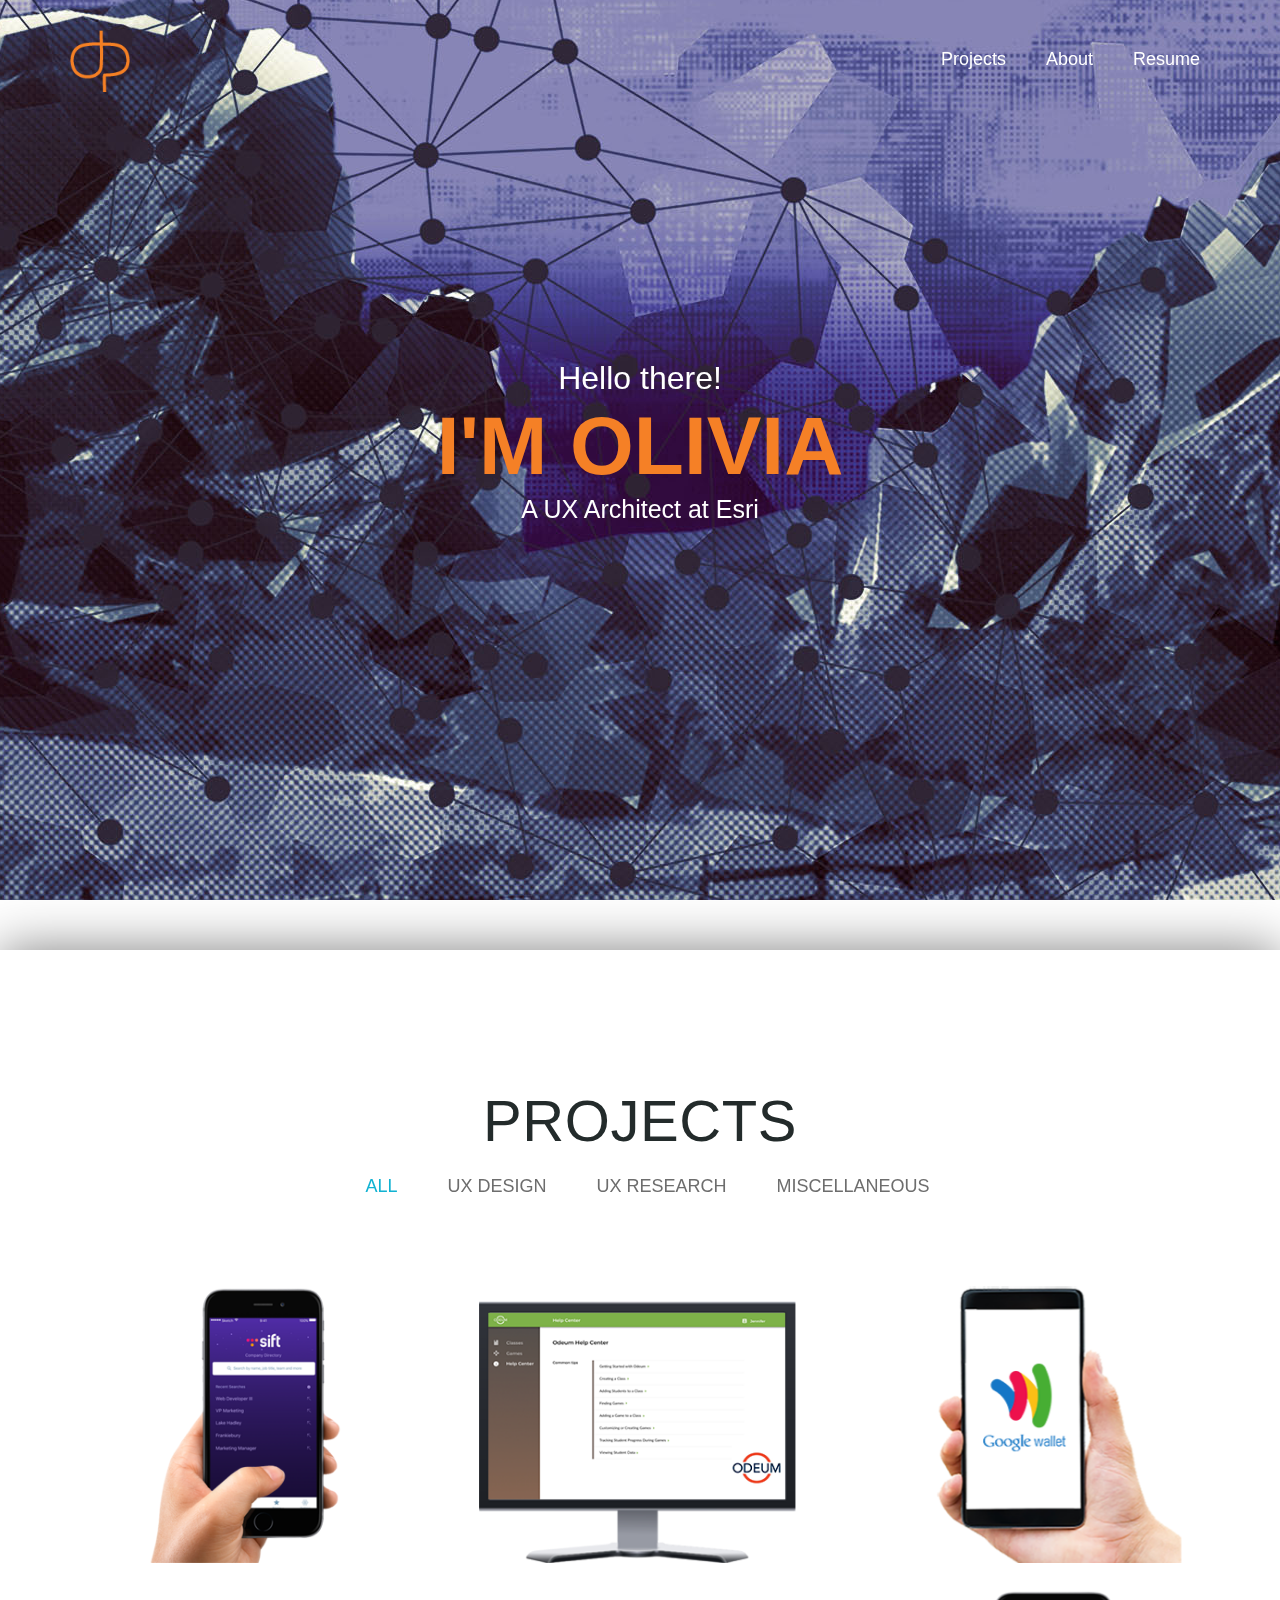
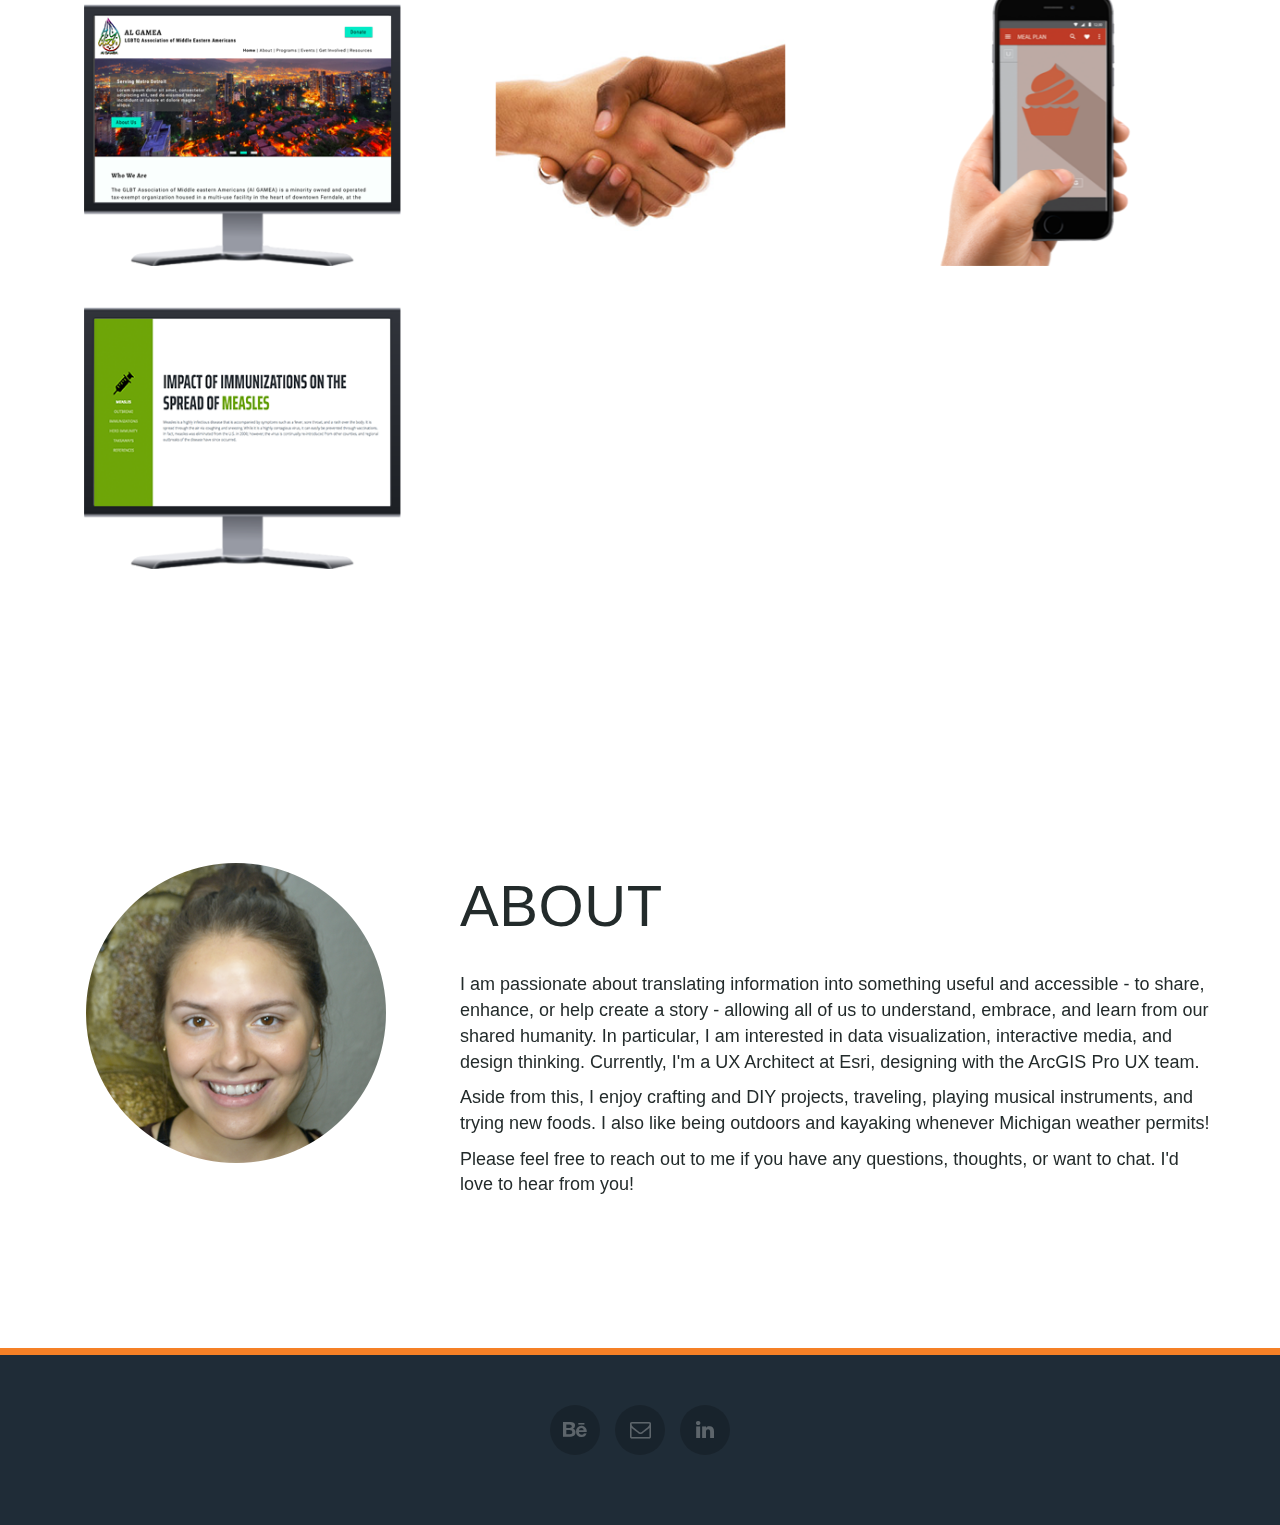
<file: HTML/index.html>
<!DOCTYPE html>
<html lang="en-US" class="no-js">
	<head>

		<!-- ==============================================
		Title and Meta Tags
		=============================================== -->
		<meta charset="utf-8">
		<title>Olivia Patercsak</title>
		<meta name="viewport" content="width=device-width, initial-scale=1, maximum-scale=1">
		<meta http-equiv="X-UA-Compatible" content="IE=edge">

		<!-- ==============================================
		Favicons
		=============================================== -->
		<link rel="shortcut icon" href="assets/images/logo.png">
		
		<!-- ==============================================
		CSS
		=============================================== -->    
		<link rel="stylesheet" href="assets/css/bootstrap.min.css">
		<link rel="stylesheet" href="assets/css/font-awesome.min.css">
		<link rel="stylesheet" href="assets/css/flexslider.css">
		<link rel="stylesheet" href="assets/css/styles-1.css">
		
		<!-- ==============================================
		Fonts
		=============================================== -->
		<link href='//fonts.googleapis.com/css?family=Open+Sans:400,300,200,500,600,700' rel='stylesheet' type='text/css'>

		<!-- ==============================================
		Fonts Awesome
		=============================================== -->
		<link rel="stylesheet" href="https://cdnjs.cloudflare.com/ajax/libs/font-awesome/4.7.0/css/font-awesome.min.css">
		<!-- ==============================================
		JS
		=============================================== -->
		
		<script type="text/javascript" src="assets/js/libs/modernizr.min.js"></script>



		
	</head>
  
	<body id="myPage" data-spy="scroll" data-target="#main-nav" data-offset="200">
	
		<!--=== PAGE PRELOADER ===-->
		<div id="page-loader"><span class="page-loader-gif"></span></div>
		
	
		<!-- ==============================================
		MAIN NAV
		=============================================== -->
		<div id="main-nav" class="navbar navbar-fixed-top">
			<div class="container">
				<div class="navbar-header">
					<button type="button" class="navbar-toggle" data-toggle="collapse" data-target="#site-nav">
						<span class="icon-bar"></span><span class="icon-bar"></span><span class="icon-bar"></span>
					</button>
					
					<!-- ======= LOGO ========-->
					<a class="navbar-brand scrollto" href="#home"><img src="assets/images/logo.png" alt=""/></a>
				</div>
				
				<div id="site-nav" class="navbar-collapse collapse">
					<ul class="nav navbar-nav navbar-right">
						<li class="sr-only">
							<a href="#home" class="scrollto">Home</a>
						</li>
						<li>
							<a href="#services" class="scrollto">Projects</a>
						</li>
						<li>
							<a href="#about" class="scrollto">About</a>
						</li>
						<li>
							<a href="https://drive.google.com/file/d/1cptkdBKv77rQs1pAutnH8BktQ-bMRiQz/view" target="_blank">Resume</a>
						</li>
					</ul>
				</div><!--End navbar-collapse -->
				
			</div><!--End container -->
			
		</div><!--End main-nav -->
		
		<!-- ==============================================
		HEADER
		=============================================== -->
		<header id="home">
		
			<div class="container text-center">
				<br>
				<p>Hello there!</p>
				<h1 style = "color:#F58026">I'm Olivia</h1>
				<p style = "font-size: 25px">A UX Architect at Esri</p>
				

			</div>
		</header><!--End header -->
		
		<!-- ==============================================
		PORTFOLIO
		=============================================== -->
		<section id="services" class="add-padding">
			<!-- <section id="services" class="add-padding"> -->
		
			<div class="container">
				
				<h1 class="big-text text-center">Projects</h1>
				
				<!--==== Portfolio Filters ====-->
				<div id="filter-works">
					<ul>
						<li class="active scrollimation">
							<a href="#" data-filter="*">All</a>
						</li>
						<li class="scrollimation">
							<a href="#" data-filter=".design">UX Design</a>
						</li>
						<li class="scrollimation">
							<a href="#" data-filter=".research">UX Research</a>
						</li>
					
						<li class="scrollimation ">
							<a href="#" data-filter=".misc">Miscellaneous</a>
						</li>
					</ul>
				</div>
				
				<!--==== Project Preview ====-->
				<div id="project-preview">
				
					<span class="close-preview">&times;</span>
				
					<div id="project-slider" class="flexslider"></div>
					
					<h1 id="project-title"></h1>
				
					<div id="project-content"></div>
				
				</div><!--Project Preview -->
				
			</div>
			<br>
		
		
			<div class="container masonry-wrapper">
			
				<div id="projects-container">
				
					<!-- ==============================================
					SINGLE PROJECT ITEM
					=============================================== -->	
					<article class="project-item design research">
						
						<a href="sift.html">
						<img class="img-responsive project-image" src="assets/images/sift.png"  alt=""><!--Project thumb -->
						
						
						<div class="hover-mask">
							
							<h2 class="project-title">Sift</h2><!-- Project Title -->
							<p>Improving usability and delight of employee engagement</p>
							<p style = "font-size: 12px">Summer internship</p><!--Project Subtitle -->

						</div>
						</a>
					
						
					</article>
					<!-- ==============================================
					END PROJECT ITEM
					=============================================== -->						
						<article class="project-item design research">
						<a href="odeum.html">
						
						<img class="img-responsive project-image" src="assets/images/odeum.png"  alt=""><!--Project thumb -->
						
						<div class="hover-mask">
							<h2 class="project-title">Odeum Learning</h2><!--Project Title -->
							<p>Making gaming more teacher friendly</p>
							<p style = "font-size: 12px">Volunteer</p><!--Project Subtitle -->
						</div>
						</a>
			
						
					</article><!--End Project Item -->



					<article class="project-item research">

						<a href="google.html">
							<img class="img-responsive project-image" src="assets/images/google.png"  alt=""><!--Project thumb -->
							
							<div class="hover-mask">
								<h2 class="project-title">Google Wallet</h2><!--Project Title -->
								<p>Discovering requirements for an emotionally pleasing experience</p>
								<p style = "font-size: 12px">Class project</p><!--Project Subtitle -->
							</div>
						</a>
						
					</article><!--End Project Item -->

				
					<article class="project-item design">
						<a href="al.html">
						<img class="img-responsive project-image" src="assets/images/al-logo.png"  alt=""><!--Project thumb -->
						
						<div class="hover-mask">
							<h2 class="project-title">Al Gamea</h2><!--Project Title -->
							<p>Redesigning an online resource for an NPO </p>
							<p style = "font-size: 12px">Volunteer</p><!--Project Subtitle -->
						</div>
						</a>
					
						
					</article><!--End Project Item -->


					<article class="project-item misc">
						<a href="gur.html">
						<img class="img-responsive project-image" src="assets/images/gur-thumbnail1.png"  alt=""><!--Project thumb -->
						
						<div class="hover-mask">
							<h2 class="project-title">Games User Research Conference</h2><!--Project Title -->
							<p>Use of haptic feedback in educational games for children with autism</p>
							<p style = "font-size: 12px">Conference presenter (poster)</p><!--Project Subtitle -->
						</div>
				
						</a>
					</article><!--End Project Item -->

					<article class="project-item misc ">
							<a href="https://www.behance.net/opatercsc6bf" target = "_blank">
							<img class="img-responsive project-image" src="assets/images/graphic-thumb.png"  alt=""><!--Project thumb -->
						
						<div class="hover-mask">
							<h2 class="project-title">Graphic Design Projects</h2><!--Project Title -->
							<p>Samples</p>
						<!--Project Subtitle -->
						</div>
						</a>
				
					</article><!--End Project Item -->

					<article class="project-item misc ">
							<a href="https://opatercs.github.io/measlesviz/" target = "_blank">
							<img class="img-responsive project-image" src="assets/images/info-viz.png"  alt=""><!--Project thumb -->
						
						<div class="hover-mask">
							<h2 class="project-title">Impact of Vaccines on Spread of Measles</h2><!--Project Title -->
							<p>Information Visualization</p>
							<p style = "font-size: 12px">Class project</p><!--Project Subtitle -->
						</div>
						</a>
				
					</article><!--End Project Item -->
					
					
	
				</div><!-- End projects --> 
				
			</div><!-- End container --> 
			
		
		</section>

	
		<!-- ==============================================
		ABOUT
		=============================================== -->
		<section id="about" class="add-padding bg-color2">
		
			<div class="container">
				
				<div class="row">
				
					<div class="col-sm-4  text-center">
					
						<img class="img-responsive " src="assets/images/about.jpg" alt="Headshot Image" />
					
					</div>
					
					<div class="col-sm-8 scrollimation">
					
						<h1 class="big-text ">About</h1>
						<br>
						
						<!-- <p>I like hearing and telling stories. Studying International Studies and Environmental Science helped me understand and learn how one's culture and surroundings can shape their story. Currently, I am in pursuit of a Masters degree in Human-computer Interaction where I am developing a mindful and human-centered approach to information and design. </p> -->

						<p>I am passionate about translating information into something useful and accessible - to share, enhance, or help create a story - allowing all of us to understand, embrace, and learn from our shared humanity. In particular, I am interested in data visualization, interactive media, and design thinking.
						Currently, I'm a UX Architect at Esri, designing with the ArcGIS Pro UX team. </p>
						
						<p>Aside from this, I enjoy crafting and DIY projects, traveling, playing musical instruments, and trying new foods. I also like being outdoors and kayaking whenever Michigan weather permits!</p>

						<p>Please feel free to reach out to me if you have any questions, thoughts, or want to chat. I'd love to hear from you!</p>


					
					
					</div>

				</div>

				<!-- <br> -->
			<!-- 	<br>
				<br>
				<br>
				<br>
				
				<div class = "methods" class = "text-left"> -->
					<!-- <i class="fa fa-trophy" style="font-size:30px; color: #6d6d6d; display: inline;  padding-right: 10px"></i> -->
					<!-- <h2 style = "display: inline; color: #6d6d6d">UX Skills & Methods</h2>
						<br>
						<br>
							<ul class = "col-sm-3" class = "text-right" style="list-style-type:none;" >
								<li>Affinity Mapping</li>
								<li>Card Sorting</li>
								<li>Contextual Inquiry</li>
							</ul>
							<ul class = "col-sm-3" style="list-style-type:none">
								<li>Heuristic Evaluation</li>
								<li>Information Architecture</li>
								<li>Interaction Design</li>
							</ul>
							<ul class = "col-sm-3" style="list-style-type:none">
								<li>Needs Assessment</li>
								<li>Personas & Scenarios</li>
								<li>Prototyping</li>
							</ul>
							<ul class = "col-sm-3" style="list-style-type:none">
								<li>Storyboarding</li>
								<li>Surveys</li>
								<li>Usability Testing</li>
							</ul>
				</div>
				<br>
				<br>
				<br>
				<br>
				<br>
				<br>
				
				<div class = "text-left"> -->
					<!-- <i class="fa fa-wrench" style="font-size:30px; color: #6d6d6d; display: inline; padding-right: 10px"></i> -->
				<!-- 	<h2 style = "display: inline; color: #6d6d6d">Tools & Software</h2>
					<br>
					<br>
						<img class="img-responsive  col-sm-1" style = "display:inline" src="assets/images/illustrator.png" alt="Illustrator" /> -->
						<!-- <figcaption style = "color: black; display: block">Illustrator</figcaption> -->
						<!-- <img class="img-responsive col-sm-1" style = "display: inline" src="assets/images/Photoshop.png" alt="Photoshop" /> -->
						<!-- <figcaption style = "color: black">Illustrator</figcaption> -->
						<!-- <img class="img-responsive col-sm-1" style = "display: inline" src="assets/images/Framer.png" alt="Framer" /> -->
						<!-- <figcaption style = "color: black">Illustrator</figcaption> -->
					<!-- 	<img class="img-responsive col-sm-1" style = "display: inline" src="assets/images/Sketch.png" alt="Sketch" /> -->
						<!-- <figcaption style = "color: black">Illustrator</figcaption> -->
						<!-- <img class="img-responsive " src="assets/images/about.jpg" alt="Headshot Image" /> -->
				<!-- </div> -->


			</div>
		
		</section>
		
		<!-- ==============================================
		FOOTER
		=============================================== -->	
		
		<footer id="main-footer" class="add-padding bg-color3 border-top-color2">
			<div class="container text-center">
				<ul class="social-links text-center">
					<li><a href="https://www.behance.net/opatercsc6bf" target= "_blank"><i class="fa fa-behance fa-fw"></i></a></li>
					<li><a href="mailto:opatercs@umich.edu"><i class="fa fa-envelope-o fa-fw"></i></a></li>
					<li><a href="https://linkedin.com/in/opatercsak" target="_blank"><i class="fa fa-linkedin fa-fw"></i></a></li>
				</ul>		
			</div>
		</footer>
		
		<!-- ==============================================
		SCRIPTS
		=============================================== -->	
		<script src="https://ajax.googleapis.com/ajax/libs/jquery/1.9.1/jquery.min.js"></script>
		 <script>window.jQuery || document.write('<script src="assets/js/libs/jquery-1.9.1.min.js">\x3C/script>')</script>
		
		<script src="assets/js/libs/bootstrap.min.js"></script>
		 <script src="assets/js/jquery.scrollto.js"></script>
		 <script src="assets/js/waypoints.min.js"></script>
		 <script src="assets/js/jquery.masonry.min.js"></script>
		 <script src="assets/js/jquery.flexslider.min.js"></script>
		 <script src="assets/js/jquery.backstretch.min.js"></script>
		 <script src="assets/js/contact.js"></script>
		 <script src="assets/js/scripts.js"></script>

		
	</body>
	
</html>
</file>
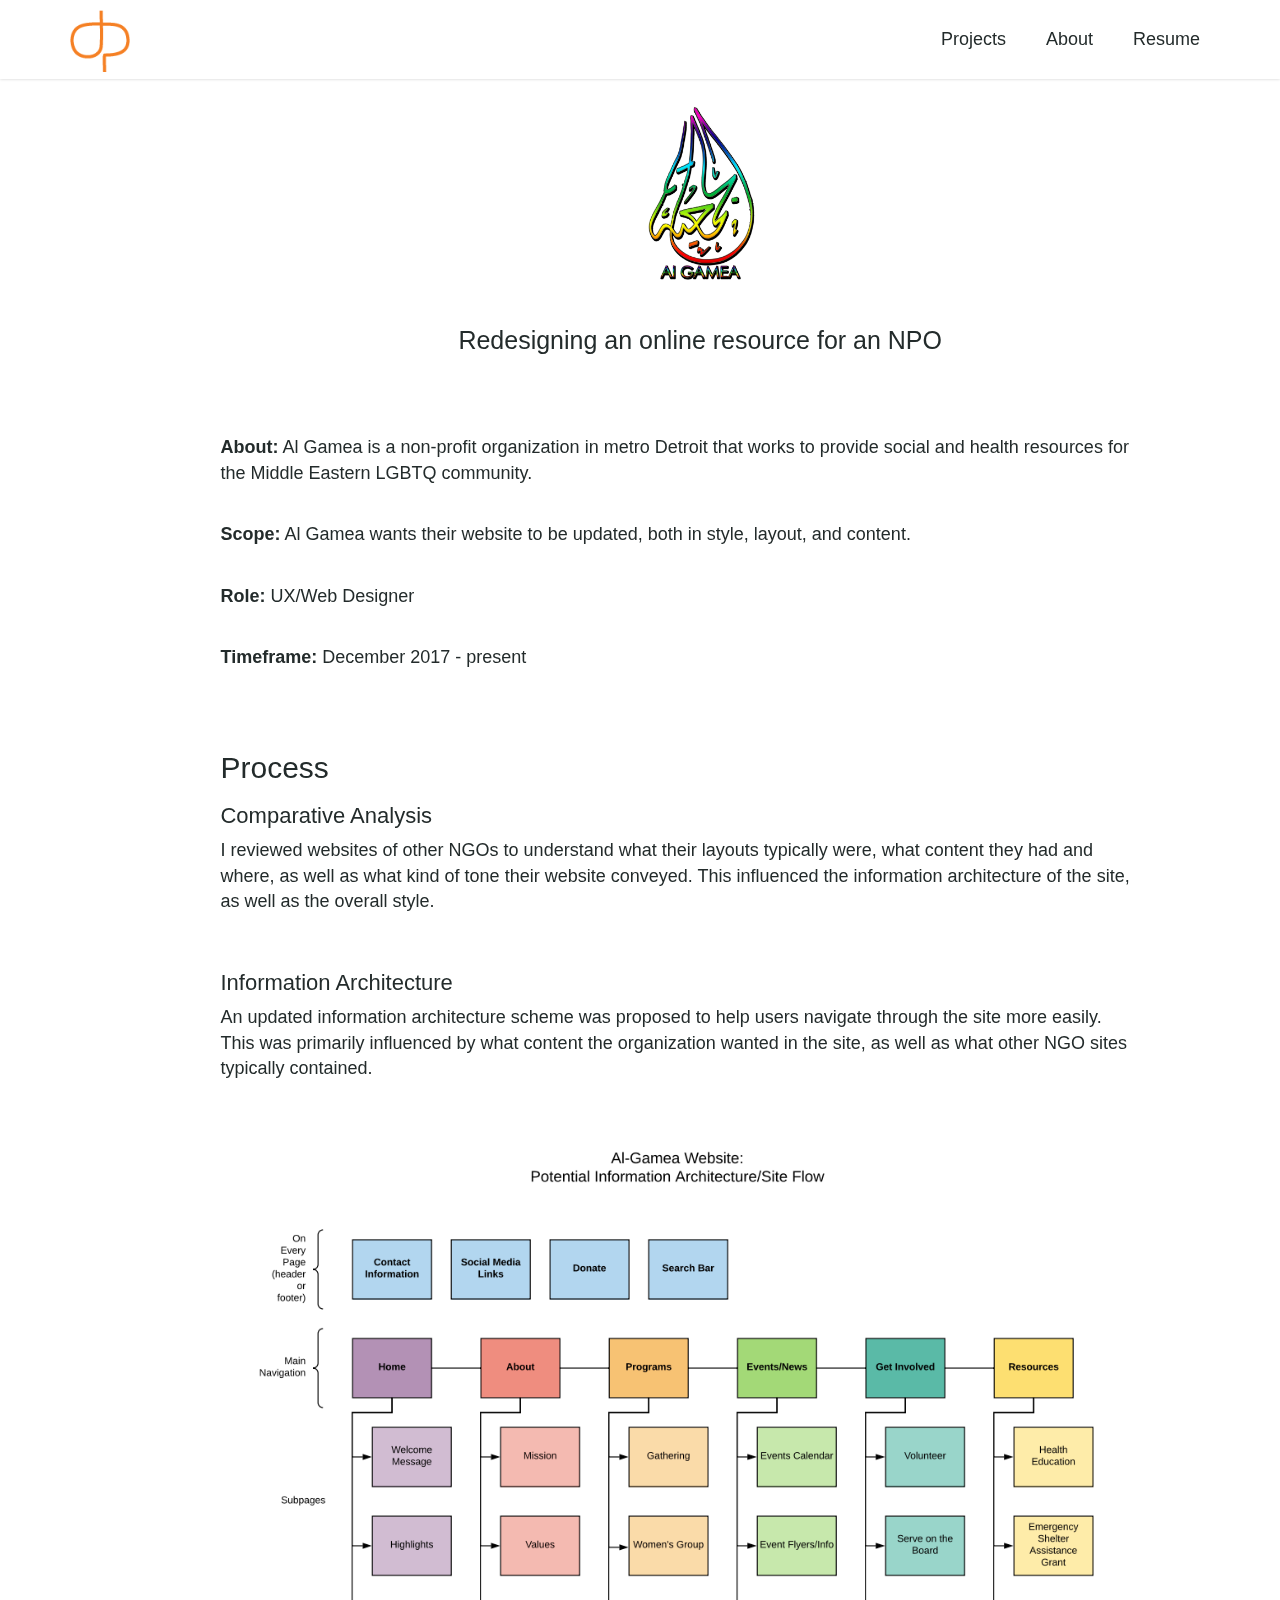
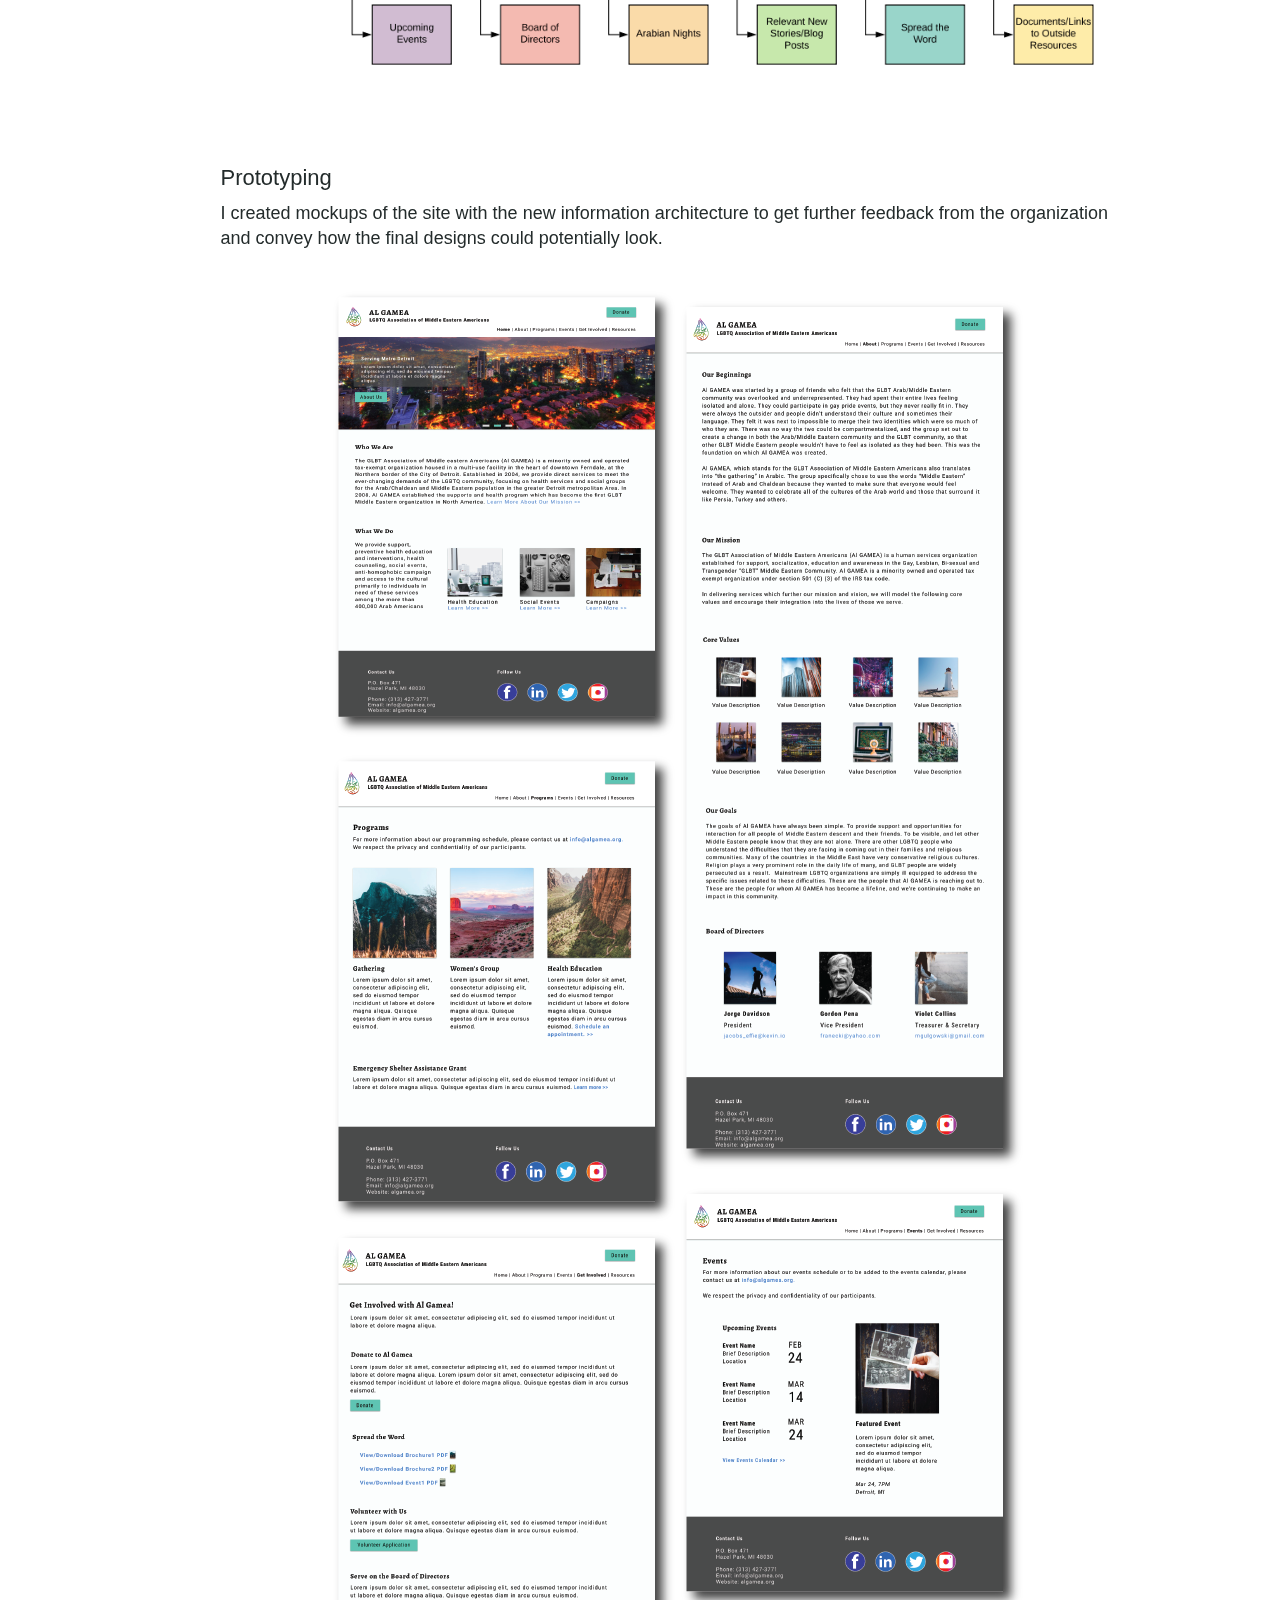
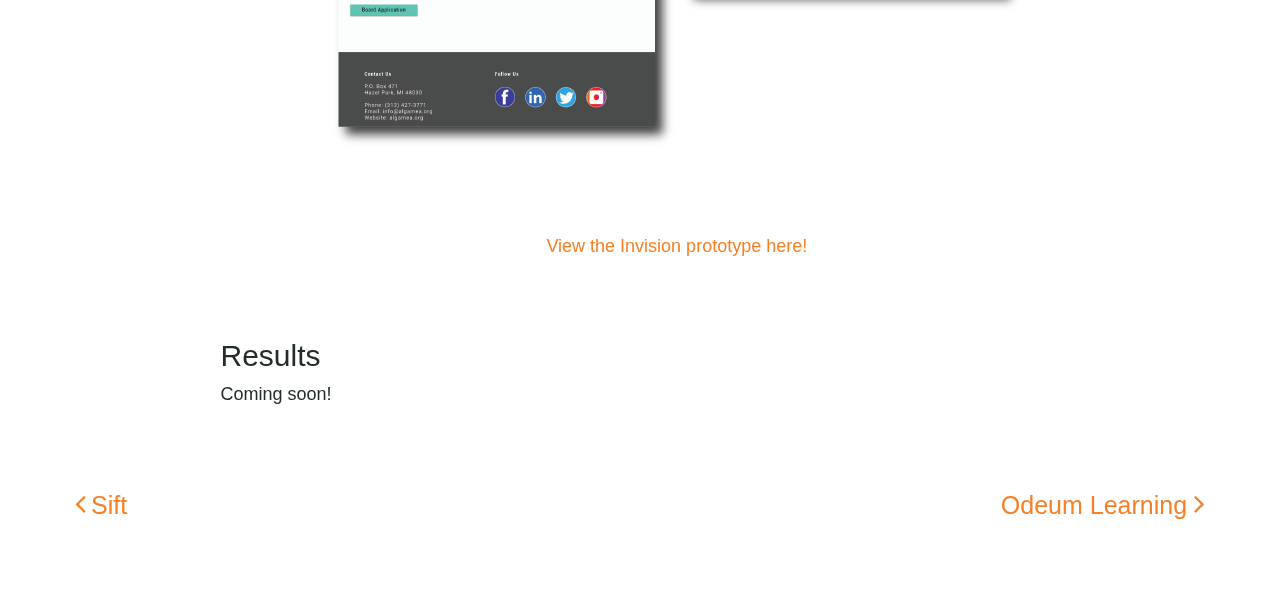
<file: HTML/al.html>
<!DOCTYPE html>
<html lang="en-US" class="no-js">
	<head>

		<!-- ==============================================
		Title and Meta Tags
		=============================================== -->
		<meta charset="utf-8">
		<title>Olivia Patercsak Portfolio</title>
		<meta name="viewport" content="width=device-width, initial-scale=1, maximum-scale=1">
		<meta http-equiv="X-UA-Compatible" content="IE=edge">

		<!-- ==============================================
		Favicons
		=============================================== -->
		<link rel="shortcut icon" href="assets/images/logo.png">
		<link rel="apple-touch-icon" href="assets/images/apple-touch-icon.png">
		<link rel="apple-touch-icon" sizes="72x72" href="assets/images/apple-touch-icon-72x72.png">
		<link rel="apple-touch-icon" sizes="114x114" href="assets/images/apple-touch-icon-114x114.png">
		
		<!-- ==============================================
		CSS
		=============================================== -->    
		<link rel="stylesheet" href="assets/css/bootstrap.min.css">
		<link rel="stylesheet" href="assets/css/font-awesome.min.css">
		<link rel="stylesheet" href="assets/css/flexslider.css">
		<link rel="stylesheet" href="assets/css/styles-1.css">
		
		<!-- ==============================================
		Fonts
		=============================================== -->
		<link href='//fonts.googleapis.com/css?family=Open+Sans:400,300,200,500,600,700' rel='stylesheet' type='text/css'>
		<!-- ==============================================
		JS
		=============================================== -->
			
		<!--[if lt IE 9]>
			<script src="assets/js/libs/respond.min.js"></script>
		<![endif]-->
		
		<script type="text/javascript" src="assets/js/libs/modernizr.min.js"></script>
		
	</head>
  
	<body id="myPage" data-spy="scroll" data-target="#main-nav" data-offset="200">
	
		<!--=== PAGE PRELOADER ===-->
		<div id="page-loader"><span class="page-loader-gif"></span></div>
		
	
		<!-- ==============================================
		MAIN NAV
		=============================================== -->
		<div id="main-nav" class="navbar navbar-fixed-top scrolled">
			<div class="container">
			
				<div class="navbar-header">
				
					<button type="button" class="navbar-toggle" data-toggle="collapse" data-target="#site-nav">
						<span class="icon-bar"></span><span class="icon-bar"></span><span class="icon-bar"></span>
					</button>
					
					<!-- ======= LOGO ========-->
					<a class="navbar-brand " href="index.html"><img src="assets/images/logo.png" alt=""/></a>
				
				</div>
				
				<div id="site-nav" class="navbar-collapse collapse">
					<ul class="nav navbar-nav navbar-right">
						<li class="sr-only">
							<a href="#home" class="scrollto">Home</a>
						</li>
					<!-- 	<li>
							<a href="#services" class="scrollto">Values</a>
						</li> -->
						<li>
							<a href="index.html#services" class="scrollto" style = "color: #232b2b">Projects</a>
						</li>
						<li>
							<a href="index.html#about" class="scrollto" style = "color: #232b2b">About</a>
						</li>
						
			<!-- 			<li>
							<a href="#contact" class="scrollto">Contact</a>
						</li> -->
						<li>
							<a href="https://drive.google.com/file/d/1cptkdBKv77rQs1pAutnH8BktQ-bMRiQz/view" target="_blank" style = "color: #232b2b">Resume</a>
						</li>
					</ul>
				</div><!--End navbar-collapse -->
				
			</div><!--End container -->
			
		</div><!--End main-nav -->



<section id = "project" class="add-side-padding projectz">
		
			<div class="container">
				
				<div class="row">
				
					<div class="col-sm-12 scrollimation center-block add-logo-padding">
					
						<img class="img-responsive center-block" src="assets/images/logoHQ.jpg" style = "width: 10%; padding-top: 30px" alt="Google Logo" />
						<br>
						<h1 class = "text-center project-header">Redesigning an online resource for an NPO </h1>
						<br>
						<!-- <div class = "col-sm-1"></div> -->
						<!-- <iframe width="600" height="315" src="https://youtu.be/FRJ2cR_ahPs">
						</iframe> -->

					</div>
					
					<div class="col-sm-12 scrollimation add-side-padding project-description">
					
						<p><b>About:</b> Al Gamea is a non-profit organization in metro Detroit that works to provide social and health resources for the Middle Eastern LGBTQ community.</p>
						<br>
						<p><b>Scope:</b> Al Gamea wants their website to be updated, both in style, layout, and content.</p>
						<br>
						<p><b>Role:</b> UX/Web Designer</p>
						<br>
						<p><b>Timeframe:</b> December 2017 - present</p>
					
					</div>
					

					<div class="col-sm-12 scrollimation add-side-padding">
					
						<h2>Process</h2>

						<h3 class = "subheader">Comparative Analysis</h3>
						<p>I reviewed websites of other NGOs to understand what their layouts typically were, what content they had and where, as well as what kind of tone their website conveyed. This influenced the information architecture of the site, as well as the overall style.</p>
						<br>
						<!-- <img src="assets/images/google-heuristics.png" class = "img-responsive center-block" style = "width: 700px" alt=""> -->

						<h3 class = "subheader">Information Architecture</h3>
						<p>An updated information architecture scheme was proposed to help users navigate through the site more easily. This was primarily influenced by what content the organization wanted in the site, as well as what other NGO sites typically contained.</p>
						<br>
						<img src="assets/images/al-ia.png" class = "img-responsive center-block" style = "width: 95%" alt="">

						<br>
						<h3 class = "subheader">Prototyping</h3>
						<p>I created mockups of the site with the new information architecture to get further feedback from the organization and convey how the final designs could potentially look.</p>
						<br>
						<img src="assets/images/al-wireframes.png" class = "img-responsive center-block" alt="">
						<a href="https://invis.io/HUFZD8INB52" target= "_blank"><p class = "text-center">View the Invision prototype here!</p></a>
					
					</div>

					<div class="col-sm-12 scrollimation add-side-padding">
					
						<h2>Results</h2>
						<p>Coming soon!</p>
					
					</div>

					<!-- <div class="col-sm-12 scrollimation add-side-padding">
					
						<h2>Reflections</h2>
						
						<ul style="list-style-type:circle">
							<li>Many <b>user issues</b> are <b>lying just below the surface</b>, and it takes a bit of digging to uncover them!</li>
							<br>
							<li>User <b>security is an important issue to consider</b>, both in the design of an application as well as <b>in user research</b>.</li>
							<br>
							<li><b>Awareness of a brand doesn't</b> necessarily <b>convey</b> an <b>awareness of</b> their <b>products</b> and use cases, and it is detrimental to the product's success to assume so.</li>
							
						</ul>
						<br>

						<p>Thank you to Google Wallet and my SI 622 team for making this an awesome learning experience!</p>
						<img src="assets/images/google-present.png" class = "img-responsive center-block" style = "width: 60%" alt="">
					
					</div> -->
				
				</div>
				
			</div>
		
		</section>

		<!-- ==============================================
		FOOTER
		=============================================== -->	
		
		<footer class="add-footer-padding">

			<div class = "col-sm-6 text-left container">
				<a href="sift.html"><i class = "fa fa-angle-left" style = "display: inline; font-size: 30px"></i>
					<p style = "display: inline; font-size: 25px">  Sift</p>
				</a>
			</div>
			
			<div class = "col-sm-6 text-right container">
				<a href= "odeum.html">
					<p style = "display: inline; font-size: 25px">Odeum Learning </p>
					<i class = "fa fa-angle-right" style = "display: inline; font-size: 30px"></i>
				</a>
			</div>

		</footer>
		
		<!-- ==============================================
		SCRIPTS
		=============================================== -->	
		<script src="https://ajax.googleapis.com/ajax/libs/jquery/1.9.1/jquery.min.js"></script>
		<script>window.jQuery || document.write('<script src="assets/js/libs/jquery-1.9.1.min.js">\x3C/script>')</script>
		
		<script src="assets/js/libs/bootstrap.min.js"></script>
		 <script src="assets/js/jquery.scrollto.js"></script>
		 <script src="assets/js/waypoints.min.js"></script>
		 <script src="assets/js/jquery.masonry.min.js"></script>
		 <script src="assets/js/jquery.flexslider.min.js"></script>
		 <script src="assets/js/jquery.backstretch.min.js"></script>
		 <script src="assets/js/contact.js"></script>
		 <script src="assets/js/scripts-projects.js"></script>

		
	</body>
	
</html>
</file>
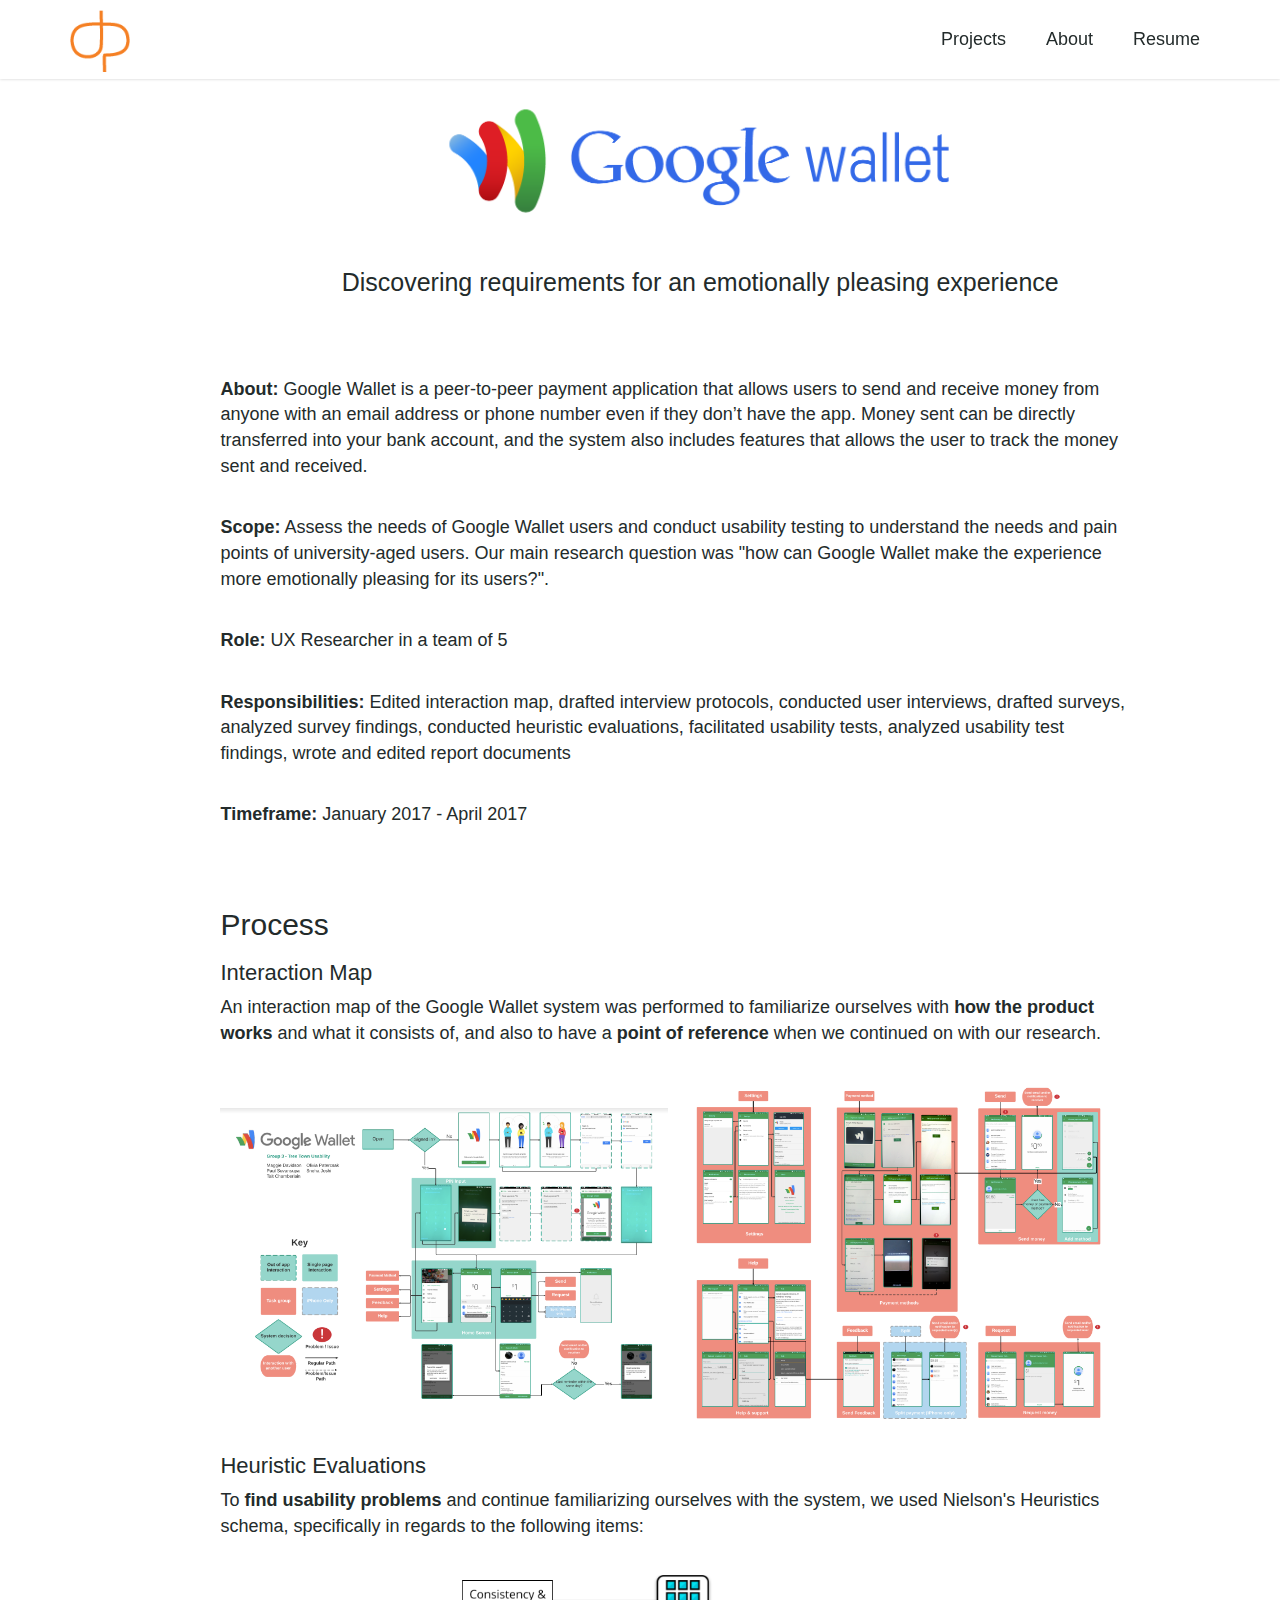
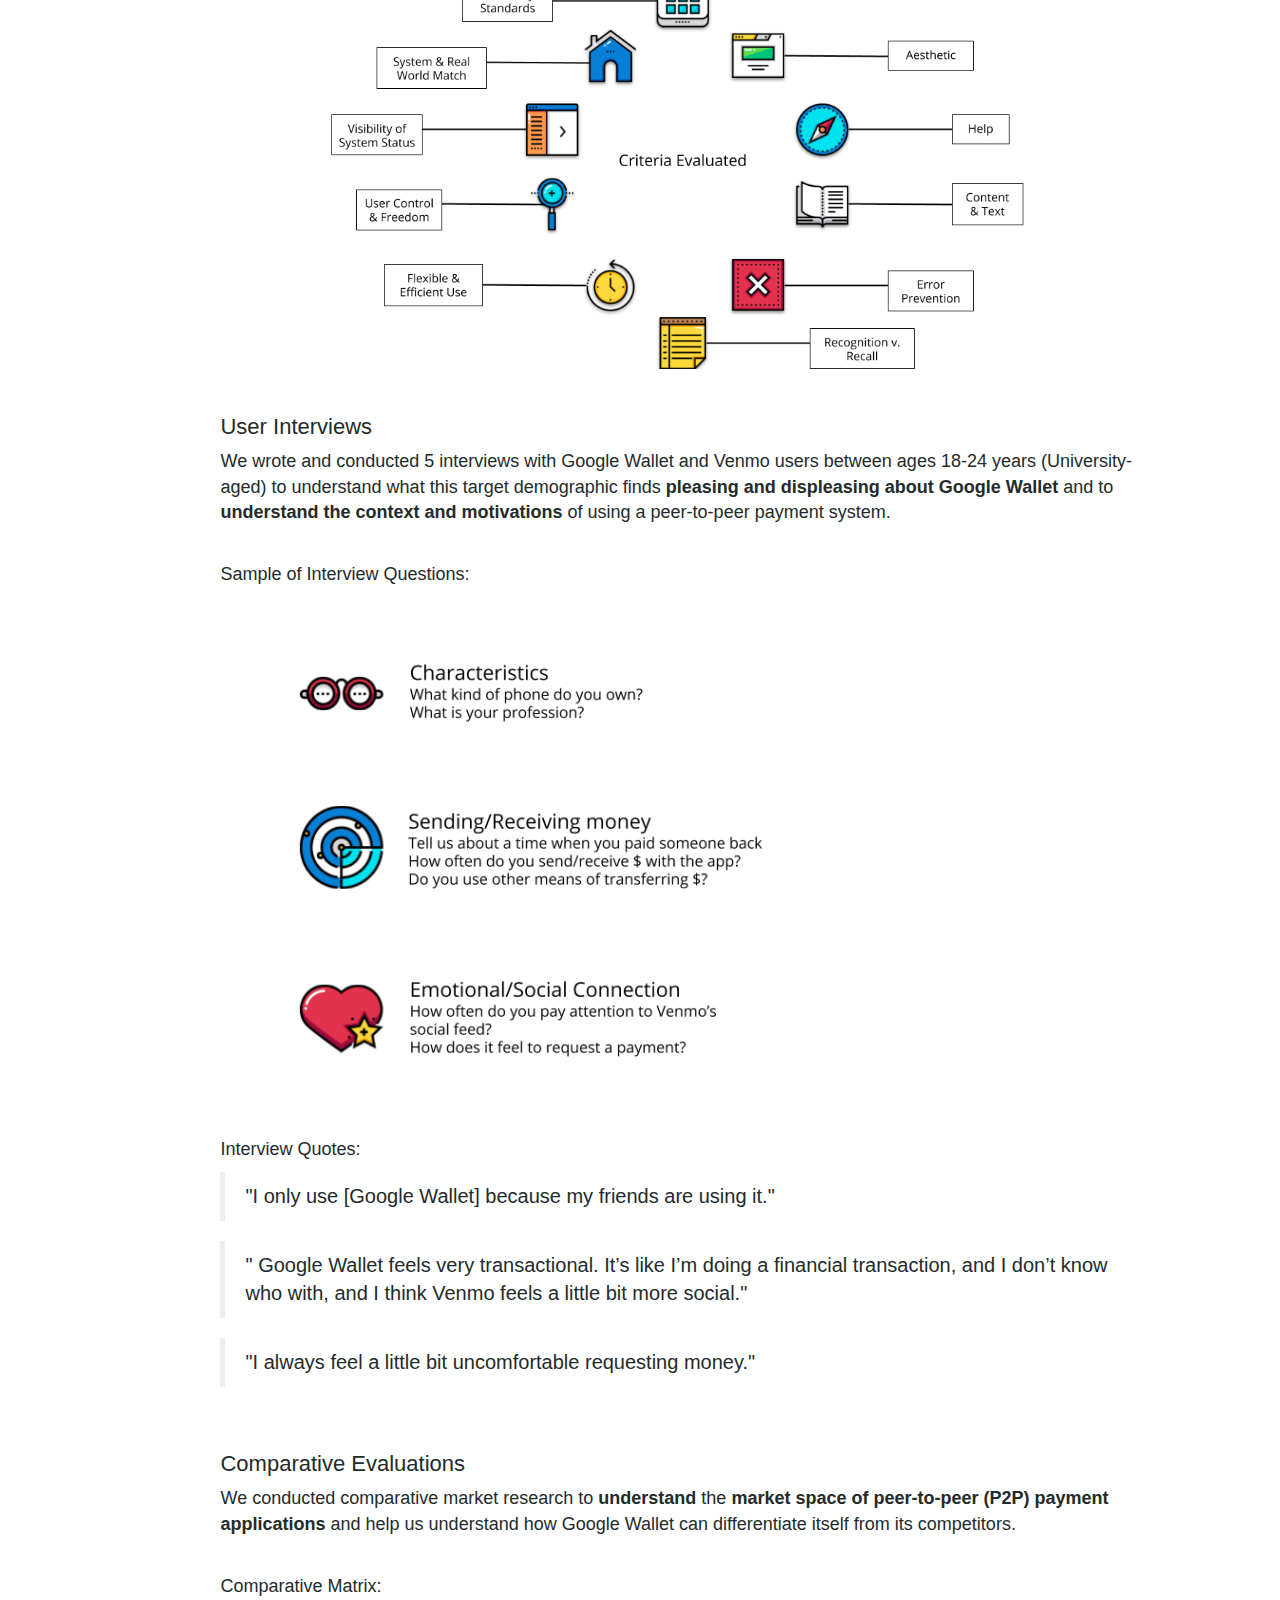
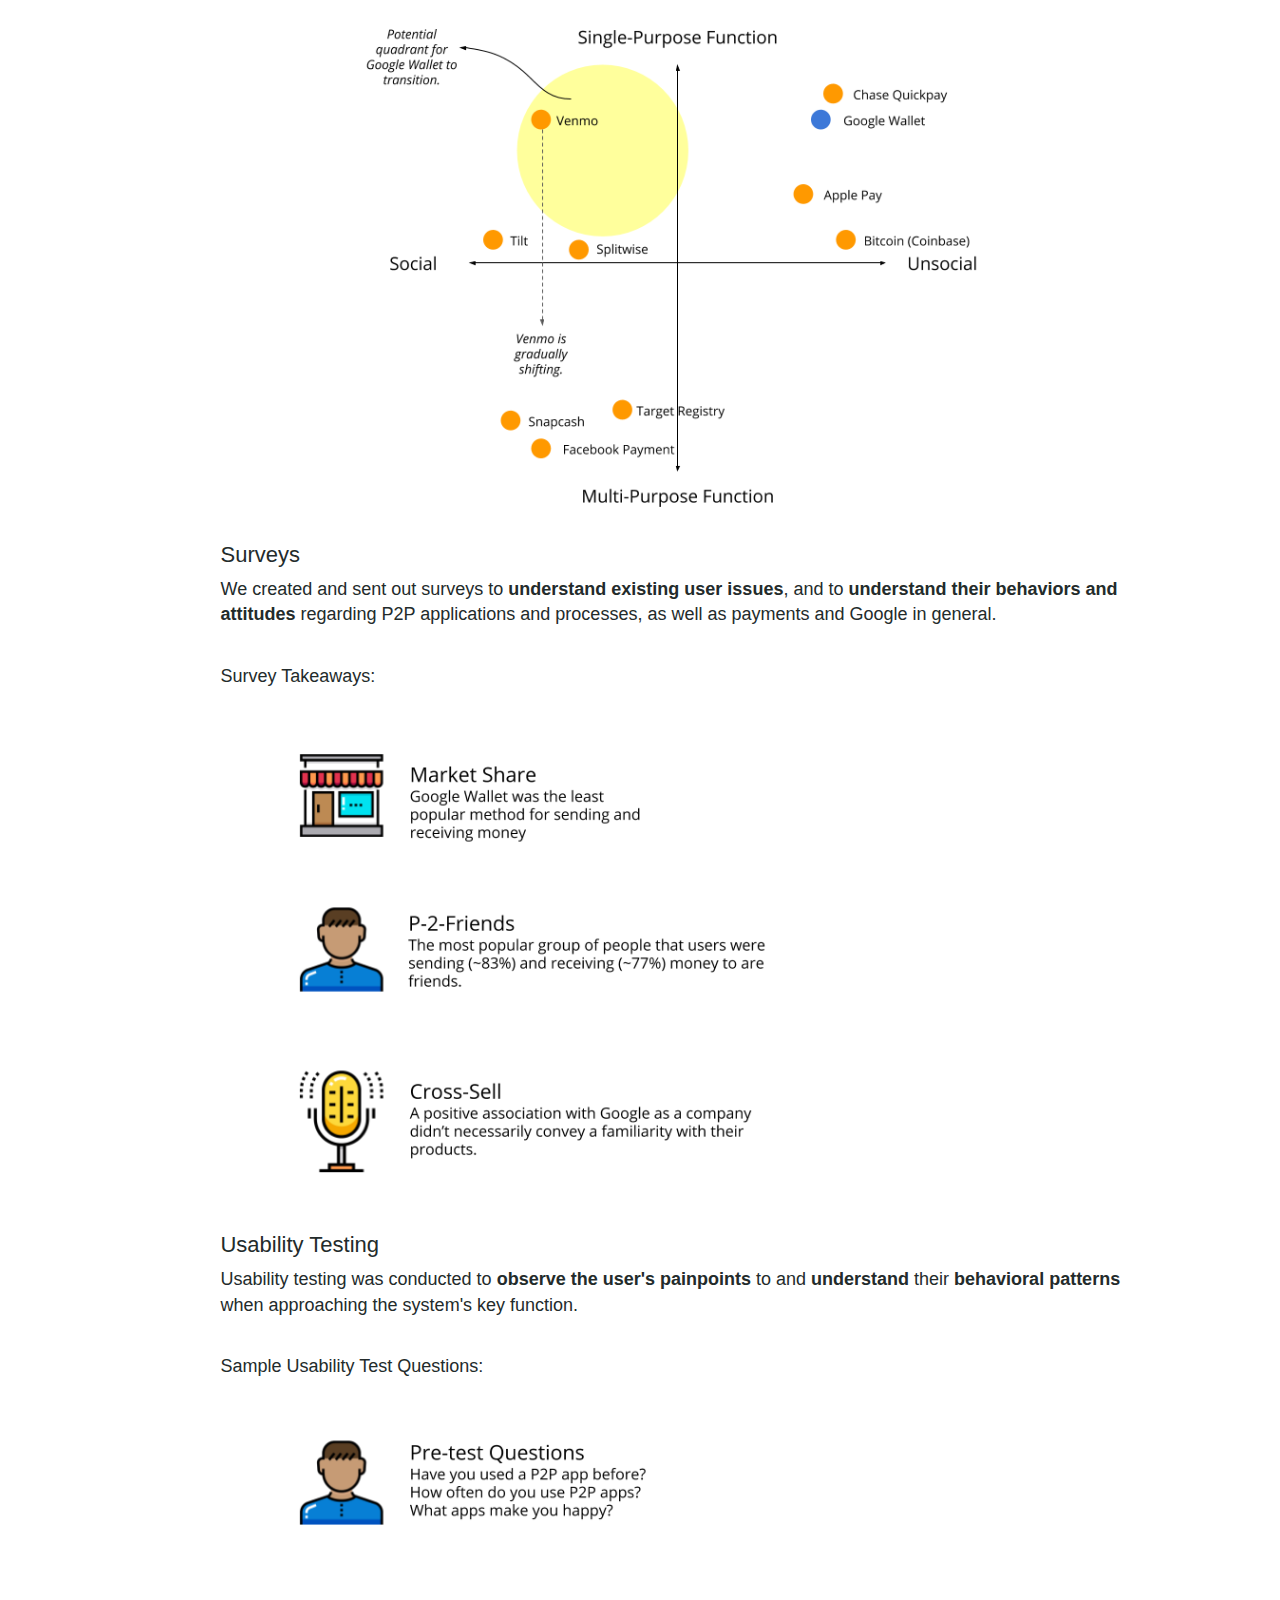
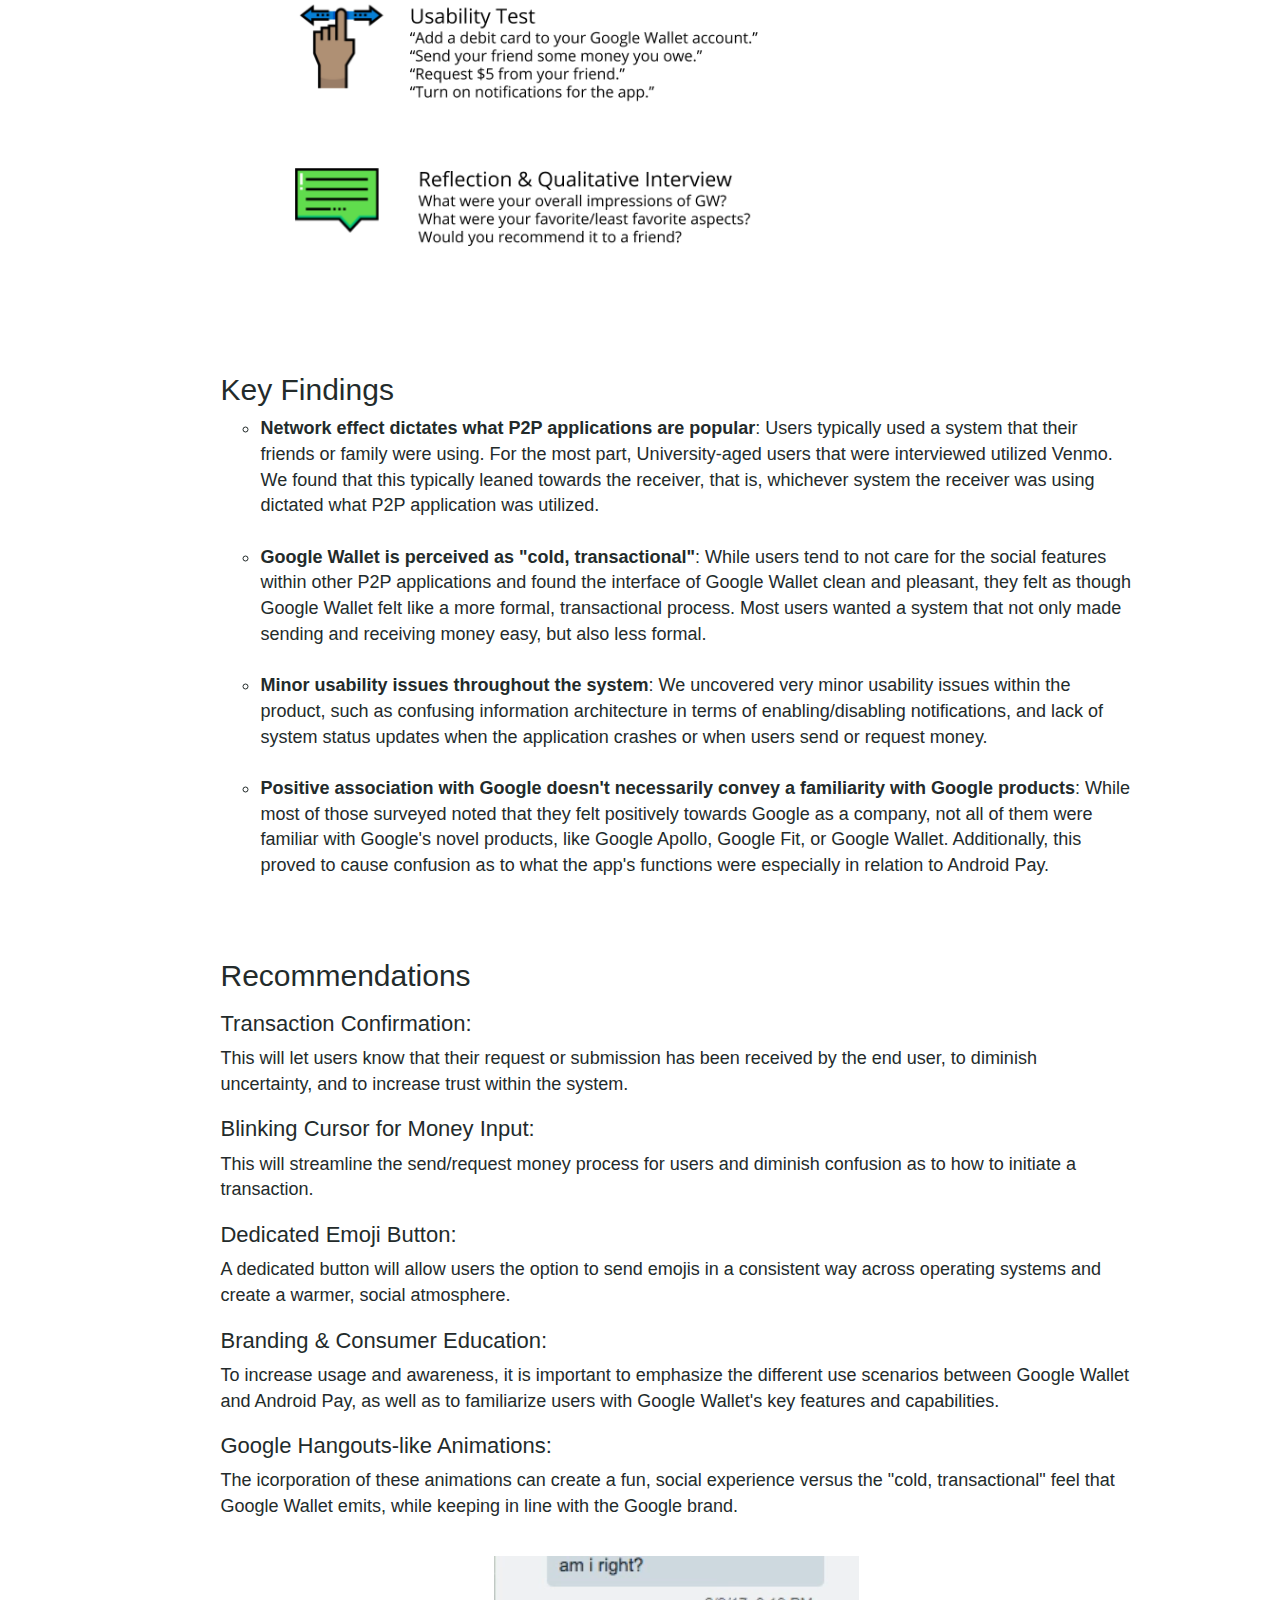
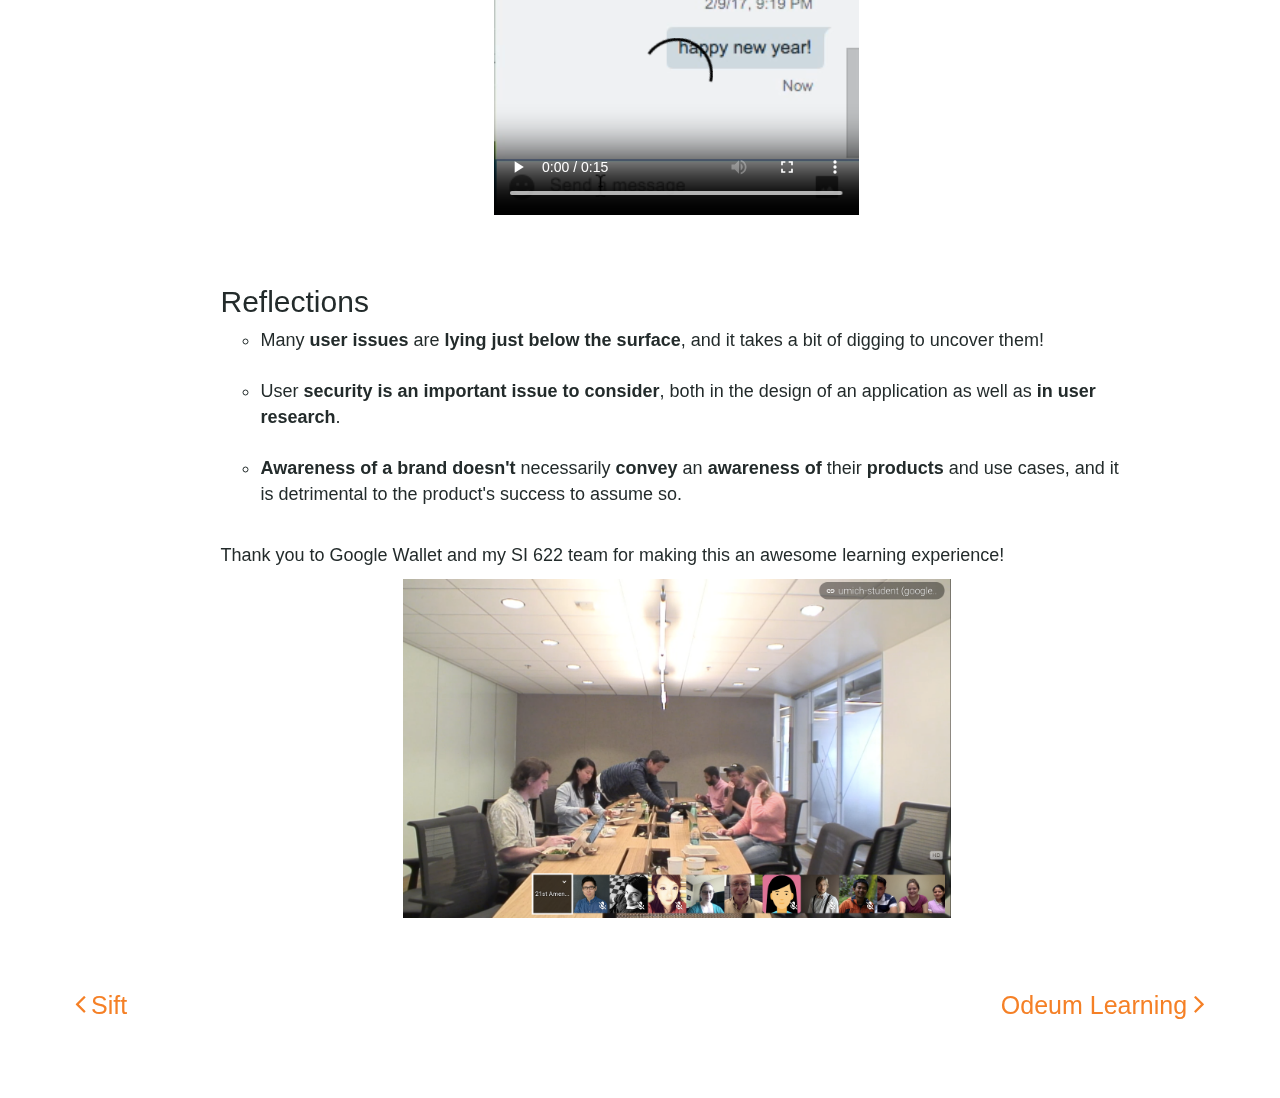
<file: HTML/google.html>
<!DOCTYPE html>
<html lang="en-US" class="no-js">
	<head>

		<!-- ==============================================
		Title and Meta Tags
		=============================================== -->
		<meta charset="utf-8">
		<title>Olivia Patercsak Portfolio</title>
		<meta name="viewport" content="width=device-width, initial-scale=1, maximum-scale=1">
		<meta http-equiv="X-UA-Compatible" content="IE=edge">

		<!-- ==============================================
		Favicons
		=============================================== -->
		<link rel="shortcut icon" href="assets/images/logo.png">
		<link rel="apple-touch-icon" href="assets/images/apple-touch-icon.png">
		<link rel="apple-touch-icon" sizes="72x72" href="assets/images/apple-touch-icon-72x72.png">
		<link rel="apple-touch-icon" sizes="114x114" href="assets/images/apple-touch-icon-114x114.png">
		
		<!-- ==============================================
		CSS
		=============================================== -->    
		<link rel="stylesheet" href="assets/css/bootstrap.min.css">
		<link rel="stylesheet" href="assets/css/font-awesome.min.css">
		<link rel="stylesheet" href="assets/css/flexslider.css">
		<link rel="stylesheet" href="assets/css/styles-1.css">
		
		<!-- ==============================================
		Fonts
		=============================================== -->
		<link href='//fonts.googleapis.com/css?family=Open+Sans:400,300,200,500,600,700' rel='stylesheet' type='text/css'>
		<!-- ==============================================
		JS
		=============================================== -->
			
		<!--[if lt IE 9]>
			<script src="assets/js/libs/respond.min.js"></script>
		<![endif]-->
		
		<script type="text/javascript" src="assets/js/libs/modernizr.min.js"></script>
		
	</head>
  
	<body id="myPage" data-spy="scroll" data-target="#main-nav" data-offset="200">
	
		<!--=== PAGE PRELOADER ===-->
		<div id="page-loader"><span class="page-loader-gif"></span></div>
		
	
		<!-- ==============================================
		MAIN NAV
		=============================================== -->
		<div id="main-nav" class="navbar navbar-fixed-top scrolled">
			<div class="container">
			
				<div class="navbar-header">
				
					<button type="button" class="navbar-toggle" data-toggle="collapse" data-target="#site-nav">
						<span class="icon-bar"></span><span class="icon-bar"></span><span class="icon-bar"></span>
					</button>
					
					<!-- ======= LOGO ========-->
					<a class="navbar-brand " href="index.html"><img src="assets/images/logo.png" alt=""/></a>
				
				</div>
				
				<div id="site-nav" class="navbar-collapse collapse">
					<ul class="nav navbar-nav navbar-right">
						<li class="sr-only">
							<a href="#home" class="scrollto">Home</a>
						</li>
					<!-- 	<li>
							<a href="#services" class="scrollto">Values</a>
						</li> -->
						<li>
							<a href="index.html#services" class="scrollto" style = "color: #232b2b">Projects</a>
						</li>
						<li>
							<a href="index.html#about" class="scrollto" style = "color: #232b2b">About</a>
						</li>
						
			<!-- 			<li>
							<a href="#contact" class="scrollto">Contact</a>
						</li> -->
						<li>
							<a href="https://drive.google.com/file/d/1cptkdBKv77rQs1pAutnH8BktQ-bMRiQz/view" target="_blank" style = "color: #232b2b">Resume</a>
						</li>
					</ul>
				</div><!--End navbar-collapse -->
				
			</div><!--End container -->
			
		</div><!--End main-nav -->



<section id = "project" class="add-side-padding projectz">
		
			<div class="container">
				
				<div class="row">
				
					<div class="col-sm-12 scrollimation center-block add-logo-padding">
					
						<img class="img-responsive center-block" src="assets/images/google-logo.png" style = "width: 50%" alt="Google Logo" />
						
						<h1 class = "text-center project-header">Discovering requirements for an emotionally pleasing experience</h1>
						<br>
						<!-- <div class = "col-sm-1"></div> -->
						<!-- <iframe width="600" height="315" src="https://youtu.be/FRJ2cR_ahPs">
						</iframe> -->

					</div>
					
					<div class="col-sm-12 scrollimation add-side-padding project-description">
					
						<p><b>About:</b> Google Wallet is a peer-to-peer payment application that allows users to send and receive money from anyone with an email address or phone number even if they don’t have the app. Money sent can be directly transferred into your bank account, and the system also includes features that allows the user to track the money sent and received.</p>
						<br>
						<p><b>Scope:</b> Assess the needs of Google Wallet users and conduct usability testing to understand the needs and pain points of university-aged users. Our main research question was "how can Google Wallet make the experience more emotionally pleasing for its users?".</p>
						<br>
						<p><b>Role:</b> UX Researcher in a team of 5</p>
						<br>
						<p><b>Responsibilities:</b> Edited interaction map, drafted interview protocols, conducted user interviews, drafted surveys, analyzed survey findings, conducted heuristic evaluations, facilitated usability tests, analyzed usability test findings, wrote and edited report documents</p>
						<br>
						<p><b>Timeframe:</b> January 2017 - April 2017</p>
					
					</div>
					

					<div class="col-sm-12 scrollimation add-side-padding">
					
						<h2>Process</h2>
						
						<h3 class = "subheader">Interaction Map</h3>
						<p>An interaction map of the Google Wallet system was performed to familiarize ourselves with <b>how the product works</b> and what it consists of, and also to have a <b>point of reference</b> when we continued on with our research.</p>
						<br>
						<img src="assets/images/google-map2.png" class = "img-responsive" style = "display:inline; width: 49%" alt="">
						<img src="assets/images/google-map1.png" class = "img-responsive" style = "display: inline; width: 49%" alt="">
					
						<h3 class = "subheader">Heuristic Evaluations</h3>
						<p>To <b>find usability problems</b> and continue familiarizing ourselves with the system, we used Nielson's Heuristics schema, specifically in regards to the following items:</p>
						<br>
						<img src="assets/images/google-heuristics.png" class = "img-responsive center-block" style = "width: 700px" alt="">

						<br>
						<h3 class = "subheader">User Interviews</h3>
						<p>We wrote and conducted 5 interviews with Google Wallet and Venmo users between ages 18-24 years (University-aged) to understand what this target demographic finds <b>pleasing and displeasing about Google Wallet</b> and to <b>understand the context and motivations</b> of using a peer-to-peer payment system.</p>
						<br>
						<p>Sample of Interview Questions:</p>
						<img src="assets/images/google-interviews.png" class = "img-responsive center-block"  alt="">
						<br>
						<p>Interview Quotes:</p>

						<blockquote>"I only use [Google Wallet] because my friends are using it."</blockquote>

						<blockquote>" Google Wallet feels very transactional. It’s like I’m doing a financial transaction, and I don’t know who with, and I think Venmo feels a little bit more social."</blockquote>

						<blockquote>"I always feel a little bit uncomfortable requesting money."</blockquote>
						<br>

						<h3 class = "subheader">Comparative Evaluations</h3>
						<p>We conducted comparative market research to <b>understand</b> the <b>market space of peer-to-peer (P2P) payment applications</b> and help us understand how Google Wallet can differentiate itself from its competitors</b>.</p>
						<br>
						<p>Comparative Matrix:</p>
						<img src="assets/images/google-comparative.png" class = "img-responsive center-block" alt="">

						<h3 class = "subheader">Surveys</h3>
						<p>We created and sent out surveys to <b>understand existing user issues</b>, and to <b>understand their behaviors and attitudes</b> regarding P2P applications and processes, as well as payments and Google in general. </p>
						<br>
						<p>Survey Takeaways:</p>
						<img src="assets/images/google-survey.png" class = "img-responsive center-block" alt="">
						<h3 class = "subheader">Usability Testing</h3>
						<p>Usability testing was conducted to <b>observe the user's painpoints</b> to and <b>understand</b> their <b>behavioral patterns</b> when approaching the system's key function.</p>
						<br>
						<p>Sample Usability Test Questions:</p>
						<img src="assets/images/google-usability.png" class = "img-responsive center-block"  alt="">
					
					</div>

					<div class="col-sm-12 scrollimation add-side-padding">
					
						<h2>Key Findings</h2>
						
						<ul style="list-style-type:circle">
							<li><b>Network effect dictates what P2P applications are popular</b>: Users typically used a system that their friends or family were using.  For the most part, University-aged users that were interviewed utilized Venmo. We found that this typically leaned towards the receiver, that is, whichever system the receiver was using dictated what P2P application was utilized.</li>
							<br>
							<li><b>Google Wallet is perceived as "cold, transactional"</b>: While users tend to not care for the social features within other P2P applications and found the interface of Google Wallet clean and pleasant, they felt as though Google Wallet felt like a more formal, transactional process. Most users wanted a system that not only made sending and receiving money easy, but also less formal. </li>
							<br>
							<li><b>Minor usability issues throughout the system</b>: We uncovered very minor usability issues within the product, such as confusing information architecture in terms of enabling/disabling notifications, and lack of system status updates when the application crashes or when users send or request money. </li>
							<br>
							<li><b>Positive association with Google doesn't necessarily convey a familiarity with Google products</b>: While most of those surveyed noted that they felt positively towards Google as a company, not all of them were familiar with Google's novel products, like Google Apollo, Google Fit, or Google Wallet. Additionally, this proved to cause confusion as to what the app's functions were especially in relation to Android Pay. </li>
						</ul>
					
					</div>

					<div class="col-sm-12 scrollimation add-side-padding">
					
						<h2>Recommendations</h2>
						<h3 class = "subheader">Transaction Confirmation:</h3>
						<p>This will let users know that their request or submission has been received by the end user, to diminish uncertainty, and to increase trust within the system.</p>
						<!-- <br> -->
						<h3 class = "subheader">Blinking Cursor for Money Input:</h3>
						<p>This will streamline the send/request money process for users and diminish confusion as to how to initiate a transaction.</p>
						<!-- <br> -->
						<h3 class = "subheader">Dedicated Emoji Button:</h3>
						<p>A dedicated button will allow users the option to send emojis in a consistent way across operating systems and create a warmer, social atmosphere.</p>
						<!-- <br> -->
						<h3 class = "subheader">Branding & Consumer Education:</h3>
						<p>To increase usage and awareness, it is important to emphasize the different use scenarios between Google Wallet and Android Pay, as well as to familiarize users with Google Wallet's key features and capabilities. </p>
						<!-- <br> -->
						<h3 class = "subheader">Google Hangouts-like Animations:</h3>
						<p>The icorporation of these animations can create a fun, social experience versus the "cold, transactional" feel that Google Wallet emits, while keeping in line with the Google brand.</p>
						<br>
						<video class = "img-responsive center-block" width="40%" height="40%" controls loop autoplay>
  							<source src="assets/images/google-animations.mov" type="video/mp4">
  						</video>

					
					</div>

					<div class="col-sm-12 scrollimation add-side-padding">
					
						<h2>Reflections</h2>
						
						<ul style="list-style-type:circle">
							<li>Many <b>user issues</b> are <b>lying just below the surface</b>, and it takes a bit of digging to uncover them!</li>
							<br>
							<li>User <b>security is an important issue to consider</b>, both in the design of an application as well as <b>in user research</b>.</li>
							<br>
							<li><b>Awareness of a brand doesn't</b> necessarily <b>convey</b> an <b>awareness of</b> their <b>products</b> and use cases, and it is detrimental to the product's success to assume so.</li>
							
						</ul>
						<br>

						<p>Thank you to Google Wallet and my SI 622 team for making this an awesome learning experience!</p>
						<img src="assets/images/google-present.png" class = "img-responsive center-block" style = "width: 60%" alt="">
					
					</div>
				
				</div>
				
			</div>
		
		</section>

		<!-- ==============================================
		FOOTER
		=============================================== -->	
		
		<footer class="add-footer-padding">

			<div class = "col-sm-6 text-left container">
				<a href="sift.html"><i class = "fa fa-angle-left" style = "display: inline; font-size: 30px"></i>
					<p style = "display: inline; font-size: 25px">  Sift</p>
				</a>
			</div>
			
			<div class = "col-sm-6 text-right container">
				<a href= "odeum.html">
					<p style = "display: inline; font-size: 25px">Odeum Learning </p>
					<i class = "fa fa-angle-right" style = "display: inline; font-size: 30px"></i>
				</a>
			</div>

		</footer>
		
		<!-- ==============================================
		SCRIPTS
		=============================================== -->	
		<script src="https://ajax.googleapis.com/ajax/libs/jquery/1.9.1/jquery.min.js"></script>
		<script>window.jQuery || document.write('<script src="assets/js/libs/jquery-1.9.1.min.js">\x3C/script>')</script>
		
		<script src="assets/js/libs/bootstrap.min.js"></script>
		 <script src="assets/js/jquery.scrollto.js"></script>
		 <script src="assets/js/waypoints.min.js"></script>
		 <script src="assets/js/jquery.masonry.min.js"></script>
		 <script src="assets/js/jquery.flexslider.min.js"></script>
		 <script src="assets/js/jquery.backstretch.min.js"></script>
		 <script src="assets/js/contact.js"></script>
		 <script src="assets/js/scripts-projects.js"></script>

		
	</body>
	
</html>
</file>
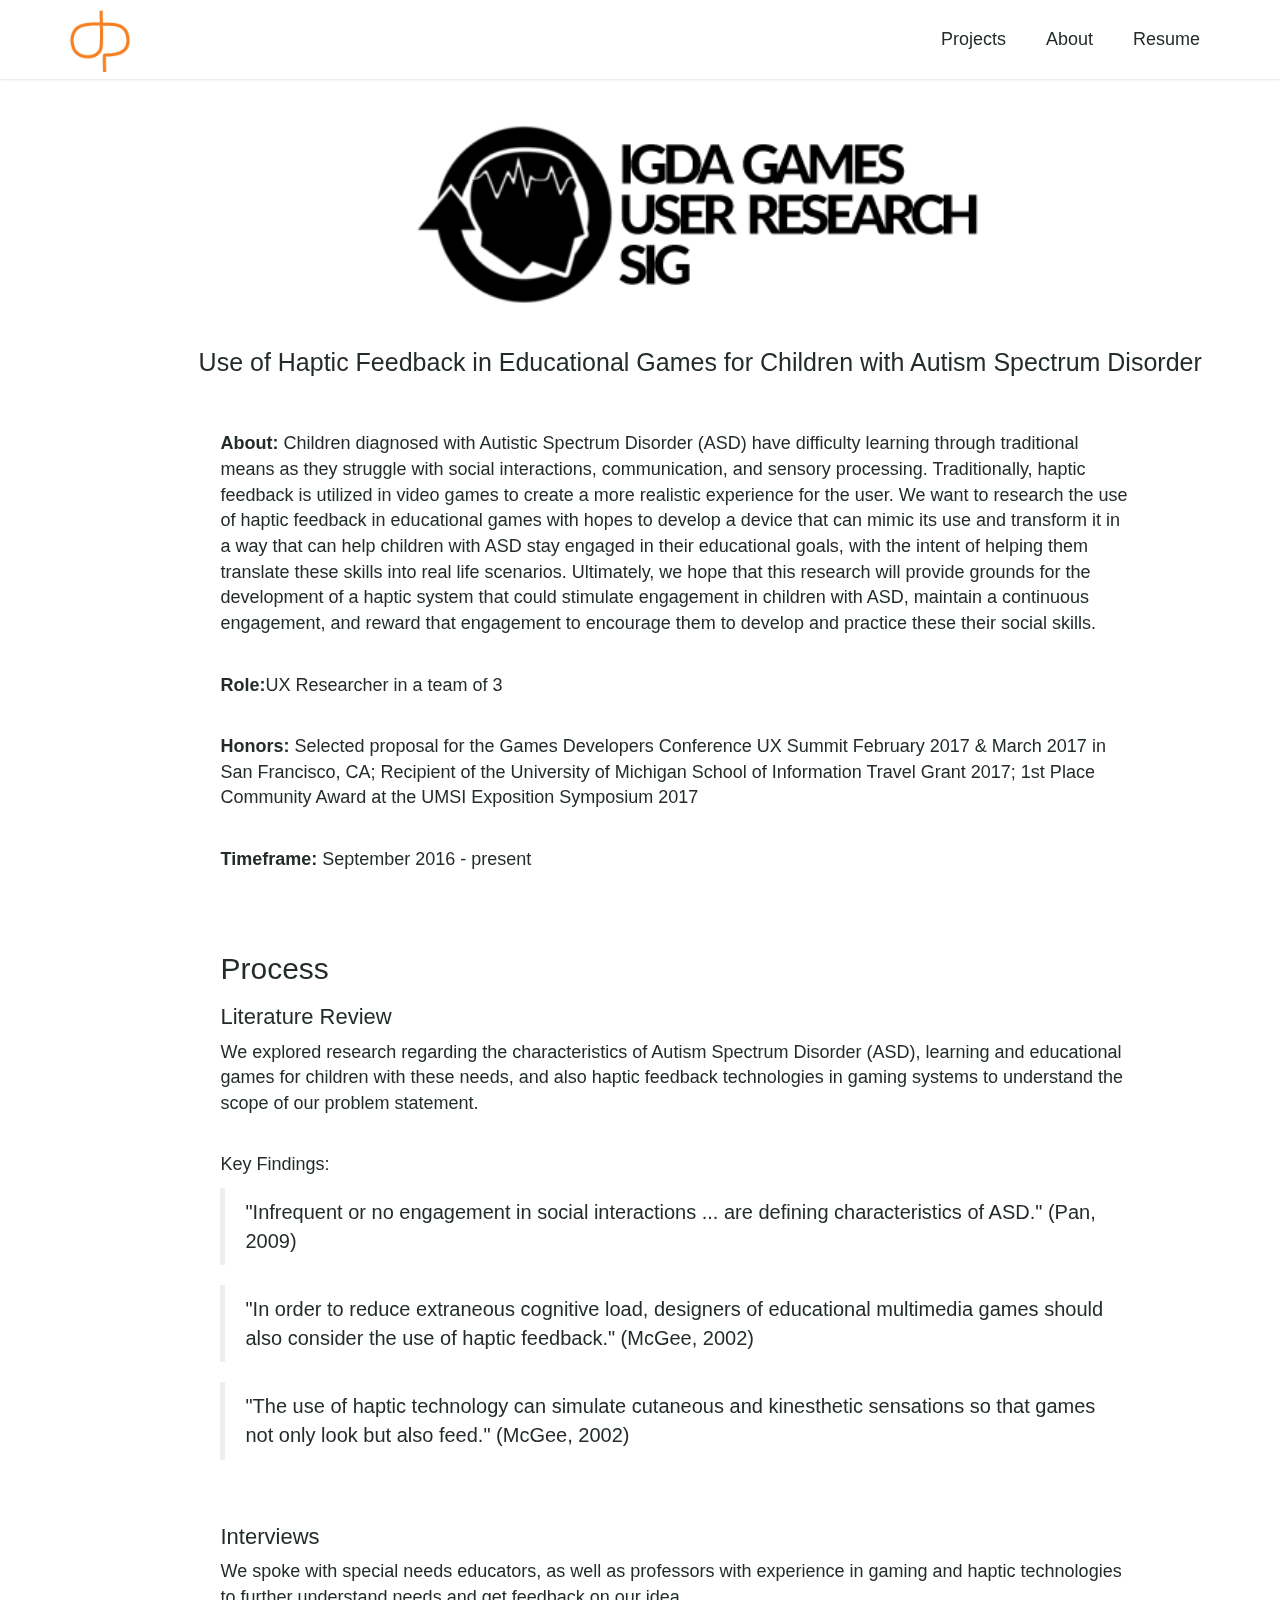
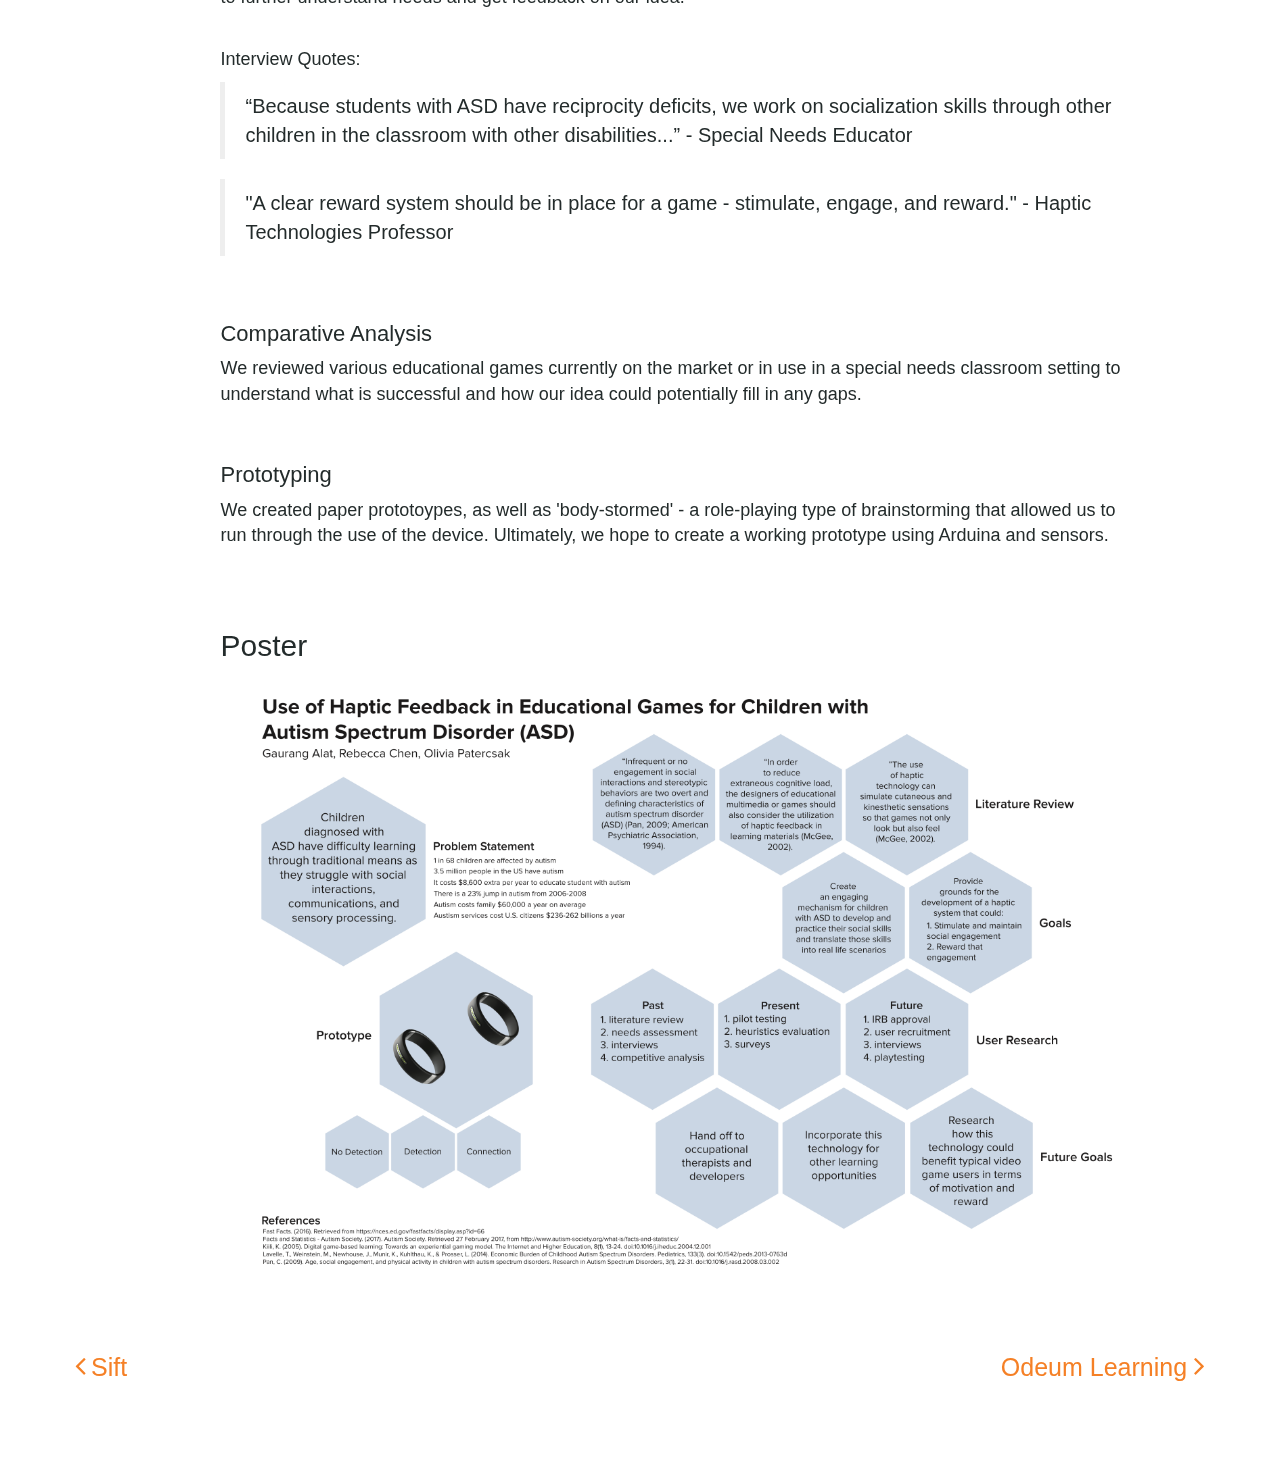
<file: HTML/gur.html>
<!DOCTYPE html>
<html lang="en-US" class="no-js">
	<head>

		<!-- ==============================================
		Title and Meta Tags
		=============================================== -->
		<meta charset="utf-8">
		<title>Olivia Patercsak Portfolio</title>
		<meta name="viewport" content="width=device-width, initial-scale=1, maximum-scale=1">
		<meta http-equiv="X-UA-Compatible" content="IE=edge">

		<!-- ==============================================
		Favicons
		=============================================== -->
		<link rel="shortcut icon" href="assets/images/logo.png">
		<link rel="apple-touch-icon" href="assets/images/apple-touch-icon.png">
		<link rel="apple-touch-icon" sizes="72x72" href="assets/images/apple-touch-icon-72x72.png">
		<link rel="apple-touch-icon" sizes="114x114" href="assets/images/apple-touch-icon-114x114.png">
		
		<!-- ==============================================
		CSS
		=============================================== -->    
		<link rel="stylesheet" href="assets/css/bootstrap.min.css">
		<link rel="stylesheet" href="assets/css/font-awesome.min.css">
		<link rel="stylesheet" href="assets/css/flexslider.css">
		<link rel="stylesheet" href="assets/css/styles-1.css">
		
		<!-- ==============================================
		Fonts
		=============================================== -->
		<link href='//fonts.googleapis.com/css?family=Open+Sans:400,300,200,500,600,700' rel='stylesheet' type='text/css'>
		<!-- ==============================================
		JS
		=============================================== -->
			
		<!--[if lt IE 9]>
			<script src="assets/js/libs/respond.min.js"></script>
		<![endif]-->
		
		<script type="text/javascript" src="assets/js/libs/modernizr.min.js"></script>
		
	</head>
  
	<body id="myPage" data-spy="scroll" data-target="#main-nav" data-offset="200">
	
		<!--=== PAGE PRELOADER ===-->
		<div id="page-loader"><span class="page-loader-gif"></span></div>
		
	
		<!-- ==============================================
		MAIN NAV
		=============================================== -->
		<div id="main-nav" class="navbar navbar-fixed-top scrolled">
			<div class="container">
			
				<div class="navbar-header">
				
					<button type="button" class="navbar-toggle" data-toggle="collapse" data-target="#site-nav">
						<span class="icon-bar"></span><span class="icon-bar"></span><span class="icon-bar"></span>
					</button>
					
					<!-- ======= LOGO ========-->
					<a class="navbar-brand " href="index.html"><img src="assets/images/logo.png" alt=""/></a>
				
				</div>
				
				<div id="site-nav" class="navbar-collapse collapse">
					<ul class="nav navbar-nav navbar-right">
						<li class="sr-only">
							<a href="#home" class="scrollto">Home</a>
						</li>
					<!-- 	<li>
							<a href="#services" class="scrollto">Values</a>
						</li> -->
						<li>
							<a href="index.html#services" class="scrollto" style = "color: #232b2b">Projects</a>
						</li>
						<li>
							<a href="index.html#about" class="scrollto" style = "color: #232b2b">About</a>
						</li>
						
			<!-- 			<li>
							<a href="#contact" class="scrollto">Contact</a>
						</li> -->
						<li>
							<a href="https://drive.google.com/file/d/1cptkdBKv77rQs1pAutnH8BktQ-bMRiQz/view" target="_blank" style = "color: #232b2b">Resume</a>
						</li>
					</ul>
				</div><!--End navbar-collapse -->
				
			</div><!--End container -->
			
		</div><!--End main-nav -->



<section id = "project" class="add-side-padding projectz">
		
			<div class="container">
				
				<div class="row">
				
					<div class="col-sm-12 scrollimation center-block add-logo-padding">
					
						<img class="img-responsive center-block" src="assets/images/gur-logo.png" style = "padding-top: 50px; padding-bottom: 25px; width: 50%" alt="Google Logo" />
						
						<h1 class = "text-center project-header">Use of Haptic Feedback in Educational Games for Children with Autism Spectrum Disorder</h1>
						<!-- <br> -->
						<!-- <div class = "col-sm-1"></div> -->
						<!-- <iframe width="600" height="315" src="https://youtu.be/FRJ2cR_ahPs">
						</iframe> -->

					</div>
					
					<div class="col-sm-12 scrollimation add-side-padding project-description">
					
						<p><b>About:</b> Children diagnosed with Autistic Spectrum Disorder (ASD) have difficulty learning through traditional means as they struggle with social interactions, communication, and sensory processing. Traditionally, haptic feedback is utilized in video games to create a more realistic experience for the user. We want to research the use of haptic feedback in educational games with hopes to develop a device that can mimic its use and transform it in a way that can help children with ASD stay engaged in their educational goals, with the intent of helping them translate these skills into real life scenarios. Ultimately, we hope that this research will provide grounds for the development of a haptic system that could stimulate engagement in children with ASD, maintain a continuous engagement, and reward that engagement to encourage them to develop and practice these their social skills.</p>
						<br>
						<p><b>Role:</b>UX Researcher in a team of 3 </p>
						<br>
						<p><b>Honors:</b> Selected proposal for the Games Developers Conference UX Summit February 2017 & March 2017 in San Francisco, CA; Recipient of the University of Michigan School of Information Travel Grant 2017; 1st Place Community Award at the UMSI Exposition Symposium 2017</p>
						<br>
						<p><b>Timeframe:</b> September 2016 - present</p>
					
					</div>
					

					<div class="col-sm-12 scrollimation add-side-padding">
					
						<h2>Process</h2>
						
						<h3 class = "subheader">Literature Review</h3>
						<p>We explored research regarding the characteristics of Autism Spectrum Disorder (ASD), learning and educational games for children with these needs, and also haptic feedback technologies in gaming systems to understand the scope of our problem statement.</p>
						<br>
						<p>Key Findings:</p>
							<blockquote>"Infrequent or no engagement in social interactions ... are defining characteristics of ASD." (Pan, 2009)</blockquote>

							<blockquote>"In order to reduce extraneous cognitive load, designers of educational multimedia games should also consider the use of haptic feedback." (McGee, 2002)</blockquote>

							<blockquote>"The use of haptic technology can simulate cutaneous and kinesthetic sensations so that games not only look but also feed." (McGee, 2002)</blockquote>
						<br>
						<h3 class = "subheader">Interviews</h3>
						<p>We spoke with special needs educators, as well as professors with experience in gaming and haptic technologies to further understand needs and get feedback on our idea.</p>
						<br>
						<p>Interview Quotes:</p>

							<blockquote>“Because students with ASD have reciprocity deficits, we work on socialization skills through other children in the classroom with other disabilities...” - Special Needs Educator </blockquote>

							<blockquote>"A clear reward system should be in place for a game - stimulate, engage, and reward." - Haptic Technologies Professor</blockquote>

						<br>

						<h3 class = "subheader">Comparative Analysis</h3>
						<p>We reviewed various educational games currently on the market or in use in a special needs classroom setting to understand what is successful and how our idea could potentially fill in any gaps.</p>
						<br>

						<h3 class = "subheader">Prototyping</h3>
						<p>We created paper prototoypes, as well as 'body-stormed' - a role-playing type of brainstorming that allowed us to run through the use of the device. Ultimately, we hope to create a working prototype using Arduina and sensors.</p>
					
					</div>

					<div class="col-sm-12 scrollimation add-side-padding">
					
						<h2>Poster</h2>
						<img src="assets/images/gur-poster.png" class = "img-responsive center-block" alt="">

					
					</div>
				
				</div>
				
			</div>
		
		</section>

		<!-- ==============================================
		FOOTER
		=============================================== -->	
		
		<footer class="add-footer-padding">

			<div class = "col-sm-6 text-left container">
				<a href="sift.html"><i class = "fa fa-angle-left" style = "display: inline; font-size: 30px"></i>
					<p style = "display: inline; font-size: 25px">  Sift</p>
				</a>
			</div>
			
			<div class = "col-sm-6 text-right container">
				<a href= "odeum.html">
					<p style = "display: inline; font-size: 25px">Odeum Learning </p>
					<i class = "fa fa-angle-right" style = "display: inline; font-size: 30px"></i>
				</a>
			</div>

		</footer>
		
		<!-- ==============================================
		SCRIPTS
		=============================================== -->	
		<script src="http://ajax.googleapis.com/ajax/libs/jquery/1.9.1/jquery.min.js"></script>
		<script>window.jQuery || document.write('<script src="assets/js/libs/jquery-1.9.1.min.js">\x3C/script>')</script>
		
		<script src="assets/js/libs/bootstrap.min.js"></script>
		 <script src="assets/js/jquery.scrollto.js"></script>
		 <script src="assets/js/waypoints.min.js"></script>
		 <script src="assets/js/jquery.masonry.min.js"></script>
		 <script src="assets/js/jquery.flexslider.min.js"></script>
		 <script src="assets/js/jquery.backstretch.min.js"></script>
		 <script src="assets/js/contact.js"></script>
		 <script src="assets/js/scripts-projects.js"></script>

		
	</body>
	
</html>
</file>
<file: Documentation/css/styles.css>
body{
	background:#eee;
	color: #818b8a;
}

strong{
    color:#555;
}

#sidenav hr{
    margin:5px 10px;
}

td#style-1 {
    width: 180px;
    background:url('../assets/style-1.jpg') 50% 50% no-repeat;
}

td#style-1 {
    width: 180px;
    background:url('../assets/style-1.jpg') 50% 50% no-repeat;
}

td#style-2 {
    width: 180px;
    background:url('../assets/style-2.jpg') 50% 50% no-repeat;
}

td#style-3 {
    width: 180px;
    background:url('../assets/style-3.jpg') 50% 50% no-repeat;
}

td#style-4 {
    width: 180px;
    background:url('../assets/style-4.jpg') 50% 50% no-repeat;
}

td#style-5 {
    width: 180px;
    background:url('../assets/style-5.jpg') 50% 50% no-repeat;
}

td#style-6 {
    width: 180px;
    background:url('../assets/style-6.jpg') 50% 50% no-repeat;
}

td#style-7 {
    width: 180px;
    background:url('../assets/style-7.jpg') 50% 50% no-repeat;
}

td#style-8 {
    width: 180px;
    background:url('../assets/style-8.jpg') 50% 50% no-repeat;
}

td#style-9 {
    width: 180px;
    background:url('../assets/style-9.jpg') 50% 50% no-repeat;
}

.jumbotron {
    background:url(../assets/theme-preview.jpg) no-repeat top center; 
	-webkit-background-size: cover;
	-moz-background-size: cover;
	-o-background-size: cover;
	background-size: cover;
	background-color:#654654;
    color:#fff;
    margin-bottom:80px;
}

.panel{
    border:none;
    -webkit-box-shadow:none;
    box-shadow:none;
	margin-bottom:100px;
} 

.panel-body{
    padding:50px;
}

.panel-heading {
    padding:15px 50px;
    text-align:center;
}

.panel-title{
    font-size:21px;
}

#sidebar .panel-heading {
    padding:15px 30px;
    text-align:left;
}


#sidebar .panel-body{
    padding:15px 0;
}

#sidebar .affix {
  position: static;
}

.sidenav > li > a {
  display: block;
  color: #818b8a;
  padding: 5px 30px;
}
.sidenav > li > a:hover,
.sidenav > li > a:focus {
  text-decoration: none;
  background-color: #fafafa;
}
.sidenav > .active > a,
.sidenav > .active:hover > a,
.sidenav > .active:focus > a {
  font-weight: bold;
  color: #18BC9C;
  background-color: transparent;
}

/* Show and affix the side nav when space allows it */
@media (min-width: 992px) {
  /* Widen the fixed sidebar */
  #sidebar .affix,
  #sidebar .affix-bottom {
    width: 213px;
  }
  #sidebar .affix {
    position: fixed; /* Undo the static from mobile first approach */
    top: 50px;
  }
  #sidebar .affix-bottom {
    position: absolute; /* Undo the static from mobile first approach */
  }
}
@media (min-width: 1200px) {
  /* Widen the fixed sidebar again */
  #sidebar .affix-bottom,
  #sidebar .affix {
    width: 263px;
  }
}
</file>
<file: Documentation/css/syntax.css>
/*!
 *  Syntax Highlighting based on 'Snippet' by SteamDev (http://steamdev.com/snippet)
 *  http://syntaxhighlight.in v1.0.0
 *  Date: Sunday Jan 1, 2012
 *
 * .sh_sourceCode is the <pre> 
 */
pre {
    font-size:12px;
    white-space: nowrap;
}

.sh_bright .sh_sourceCode .sh_keyword{
	color:#ff3030;
	font-weight:bold;
	font-style:normal
}

.sh_bright .sh_sourceCode .sh_type{
	color:#f7b92c;
	font-weight:normal;
	font-style:normal
}

.sh_bright .sh_sourceCode .sh_string{
	color:#1861a7;
	font-weight:normal;
	font-style:normal
}

.sh_bright .sh_sourceCode .sh_regexp{
	color:#1861a7;
	font-weight:normal;
	font-style:normal
}

.sh_bright .sh_sourceCode .sh_specialchar{
	color:#1861a7;
	font-weight:normal;
	font-style:normal
}

.sh_bright .sh_sourceCode .sh_comment{
	color:#38ad24;
	font-weight:normal;
	font-style:normal
}

.sh_bright .sh_sourceCode .sh_number{
	color:#32ba06;
	font-weight:normal;
	font-style:normal
}

.sh_bright .sh_sourceCode .sh_preproc{
	color:#5374b0;
	font-weight:normal;
	font-style:normal
}

.sh_bright .sh_sourceCode .sh_symbol{
	color:#3030ee;
	font-weight:normal;
	font-style:normal
}

.sh_bright .sh_sourceCode .sh_function{
	color:#d11ced;
	font-weight:normal;
	font-style:normal
}

.sh_bright .sh_sourceCode .sh_cbracket{
	color:#3030ee;
	font-weight:normal;
	font-style:normal
}

.sh_bright .sh_sourceCode .sh_url{
	color:#1861a7;
	font-weight:normal;
	font-style:normal
}

.sh_bright .sh_sourceCode .sh_date{
	color:#ff3030;
	font-weight:bold;
	font-style:normal
}

.sh_bright .sh_sourceCode .sh_time{
	color:#ff3030;
	font-weight:bold;
	font-style:normal
}

.sh_bright .sh_sourceCode .sh_file{
	color:#ff3030;
	font-weight:bold;
	font-style:normal
}

.sh_bright .sh_sourceCode .sh_ip{
	color:#1861a7;
	font-weight:normal;
	font-style:normal
}

.sh_bright .sh_sourceCode .sh_name{
	color:#1861a7;
	font-weight:normal;
	font-style:normal
}

.sh_bright .sh_sourceCode .sh_variable{
	color:#00f;
	font-weight:normal;
	font-style:normal
}

.sh_bright .sh_sourceCode .sh_oldfile{
	color:#1861a7;
	font-weight:normal;
	font-style:normal
}

.sh_bright .sh_sourceCode .sh_newfile{
	color:#1861a7;
	font-weight:normal;
	font-style:normal
}

.sh_bright .sh_sourceCode .sh_difflines{
	color:#ff3030;
	font-weight:bold;
	font-style:normal
}

.sh_bright .sh_sourceCode .sh_selector{
	color:#00f;
	font-weight:normal;
	font-style:normal
}

.sh_bright .sh_sourceCode .sh_property{
	color:#ff3030;
	font-weight:bold;
	font-style:normal
}

.sh_bright .sh_sourceCode .sh_value{
	color:#1861a7;
	font-weight:normal;
	font-style:normal
}

.snippet-textonly:focus{
	background:#333!important;
	color:#fff!important
}

.snippet-wrap pre{
	margin:5px 0;
	padding:0
}

.snippet-wrap .snippet-menu a,.snippet-wrap .snippet-hide a{
	padding:0 5px
}

.snippet-wrap pre.sh_sourceCode{
	padding:1em;
	overflow:auto;
	position:relative;
}

.snippet-wrap pre.snippet-textonly{
	padding:2em
}

.snippet-wrap pre.snippet-formatted{
	*padding:2em 1em
}

.snippet-reveal pre.sh_sourceCode{
	padding:.5em 1em;
	text-align:right;
}

.snippet-wrap .snippet-num li{
	padding-left:0;
}

.snippet-wrap .snippet-no-num{
	list-style:none;
	padding:0;
	margin:0
}

.snippet-wrap .snippet-no-num li{
	list-style:none;
	padding-left:0
}

.snippet-wrap .snippet-num{
	margin:1em 0 1em 1em;
	padding-left:0;
}

.snippet-wrap .snippet-num li{
	list-style:none;
}

.snippet-wrap .snippet-no-num li.box{
	padding:0 6px;
	margin-left:-6px
}

.snippet-wrap .snippet-num li.box{
	border:1px solid;
	list-style-position:inside;
	margin-left:-3em;
	padding-left:6px
}

.snippet-wrap .snippet-num li.box{
	*margin-left:-2.4em
}

.snippet-wrap li.box-top{
	border-width:1px 1px 0!important
}

.snippet-wrap li.box-bot{
	border-width:0 1px 1px!important
}

.snippet-wrap li.box-mid{
	border-width:0 1px!important
}

.snippet-wrap .snippet-num li .box-sp{
	width:18px;
	display:inline-block
}

.snippet-wrap .snippet-num li .box-sp{
	*width:27px
}

.snippet-wrap .snippet-no-num li.box{
	border:1px solid
}

.snippet-wrap .snippet-no-num li .box-sp{
	display:none
}

.snippet-container .snippet-menu{
	border-radius:3px;
	background:#fff;
	padding:2px 5px 3px;
	display:inline-block;
	*display:inline;
	zoom:1
}

.snippet-container .sh_url,.snippet-wrap .snippet-toggle{
	text-decoration:none!important;
	font:12px sans-serif!important
}

.snippet-window{
	border-right-width:1px;
	border-right-style:solid
}

.snippet-wrap .snippet-toggle{
	display:block
}

.snippet-hide pre{
	background:#fff!important
}

.snippet-hide pre a{
	color:#333!important
}
</file>
<file: HTML/assets/css/styles-1.css>
/*-----------------------
----- Basic Styles -----
-------------------------*/

body{
	font-family: Open+Sans, Arial, sans-serif;
    font-size:18px;
    font-weight:300;
    color: #232b2b;
	overflow-x:hidden;
}

a{
	color:#F58026;
	text-decoration:none
}

a:hover,a:focus{
	color:#F58026;
	text-decoration:underline
}

a:focus,
.btn:focus {
	outline: none;
}

blockquote {
    font-size: 20px;
    font-weight: 300;
}

/*-----------------------
----- Typo Styles ------
-------------------------*/
h1,h2,h3,h4,h5,h6,.h1,.h2,.h3,.h4,.h5,.h6{
	font-weight:300;
}

.big-text{
    font-size:58px;
    font-weight:300;
    line-height:62px;
    letter-spacing:0.01em;
    word-spacing: 0.15em;
    text-transform:uppercase;
}

.section-title{
    margin-top:-20px;
    margin-bottom: 80px;
    text-align:center;
}

/*-----------------------
----- Layout Styles -----
-------------------------*/

.add-padding {
    padding-top:120px;
    padding-bottom:140px;
    padding-left: 50px;
    padding-right: 50px;
}

.add-side-padding {
    padding-left: 9%;
    padding-right: 13%;
    padding-top: 25px;
    padding-bottom: 25px;
}

.add-logo-padding {
    padding-top: 50px;
    padding-bottom: 20px;
}

.add-footer-padding {
    padding-top: 20px;
    padding-bottom: 110px;
    padding-left: 60px;
    padding-right: 60px;
}
/*-----------------------
----- Color Styles ------
-------------------------*/

.bg-color1{
    color:#fff;
    background:#11b2d2;
}

.bg-color2{
    color:#fff;
    background:#f58026;
}

.bg-color3{
    color:#fff;
    background:#334959;
}

.border-bottom-color2{
    border-bottom:7px solid #f58026;
}

.border-top-color2{
    border-top:7px solid #f58026;
}

.color1 .service-icon,
.color1.service-item ul li:nth-child(2):before{
    background:#11B2D2;
}

.color1 .service-icon:after{
    border:3px solid #11B2D2;
}

.color2 .service-icon,
.color2.service-item ul li:nth-child(2):before{
    background:#F58026;
}

.color2 .service-icon:after{
    border:3px solid #F58026;
}

.color3 .service-icon,
.color3.service-item ul li:nth-child(2):before{
    background:#334959;
}

.color3 .service-icon:after{
    border:3px solid #334959;
}

/*------------------
----- Buttons ------
--------------------*/

.btn-color1,
.btn-color2{
    padding: 10px 30px;
    color:#fff;
    font-size: 21px;
    font-weight: 300;
    background:#F58026;
    outline: none !important;
    border-radius: 0;
    transition: opacity .2s ease-out;
}

.btn-color1{
    background:#11B2D2;
}

.btn-color1:hover,
.btn-color2:hover{
    color:#fff;
    opacity: 0.9;
}

.btn-color1:focus,
.btn-color1:active,
.btn-color2:focus,
.btn-color2:active{
    color:#fff;
}

.btn-color1 .fa,
.btn-color2 .fa{
    margin-right: 15px;
}

/*-----------------------
---- Preloader Styles ----
-------------------------*/
#page-loader{
    position: fixed;
    top:0;
    left:0;
    bottom: 0;
    right: 0;
    background: #fff;
    z-index: 99999;
}

#page-loader .page-loader-gif{
    display: block;
    width:64px;
    height:64px;
    position: absolute;
    top:50%;
    left:50%;
    margin:-32px 0 0 -32px;
    background: url('../images/preloader.gif') no-repeat;
        
}

/*-----------------------
---- Menu Styles ----
-------------------------*/

#main-nav .container{
    padding:0 0 20px;
}

#main-nav .navbar-brand img{
    margin-right: 15px;
    max-width: 60px;
}

#main-nav .navbar-brand{
    display: inline-block;
    font-size:24px;
    font-weight:700;
    color: #fff;
    text-transform: uppercase;
}

.navbar-brand,
.navbar-brand:hover,
.navbar-brand:active,
.navbar-brand:focus {
    padding:0 10px;
    font-size:30px;
    line-height:30px;
    font-weight:normal;
    color:#fff;
}

.navbar-brand img{
    display: inline;
}

.navbar-brand span {
    font-size:24px;
    font-weight:300;
}

#main-nav.scrolled .navbar-brand{
    color:#6d6d6d;
}

#main-nav{
    background:transparent;
    color:#fff;
    box-shadow:0 0 0px transparent;
    -webkit-transition:background 0.3s ease-out;
    transition:background 0.3s ease-out;
}

#main-nav.scrolled{
    background:#fff;
    box-shadow: 0 0 3px rgba(0,0,0,0.2);
}

#main-nav.scrolled .navbar-toggle{
    color:#74c7d5;
    border-color:#74c7d5;
}

#main-nav.scrolled .navbar-toggle .icon-bar{
    background:#74c7d5;
}

#main-nav .container{
    padding:30px 20px;
    -webkit-transition:padding 0.5s ease-out;
    transition:padding 0.5s ease-out;
}

#main-nav.scrolled .container{
    padding:10px 20px;
}

#main-nav .nav a,
#main-nav .nav a:active,
#main-nav .nav a:hover{
    padding:0px 10px;
    font-size:18px;
    line-height:54px;
    font-weight:400;
    background:transparent;
    color:#fff;
    transition: color .2s ease-in;
}

#main-nav.scrolled .nav a,
#main-nav.scrolled .nav a:active,
#main-nav.scrolled .nav a:hover{
    color:#232b2b;
}

#main-nav li{
    background:transparent;
    margin:0 8px;
    border:2px solid transparent;
}

#main-nav.scrolled .nav li.active a,
#main-nav.scrolled .nav a:hover{
    color: #F58026;
}

/*-----------------------
---- Header Styles ----
-------------------------*/

#home{
    color: #fff;
    max-width: 100%;
}

.backstretch img{
    -webkit-transform: scale(1.2);
    transform: scale(1.2);
}

#home .container{
    position: fixed;
    top: 50%;
    width: 100% !important;
    margin-top:-120px;
    z-index: -1;
}

#home p{
    margin: 0;
    font-size: 32px;
    font-weight: 400;
}

#home h1{
    margin:0;
    font-size: 82px;
    font-weight: 600;
    text-transform: uppercase;
}

#home h1 + p{
    font-size: 28px;
}


/*-----------------------
---- Services Styles ----
-------------------------*/
#services{
    background-color: #fff;
    box-shadow: 0 0 50px rgba(0,0,0,0.5);
    /*z-index: 2;*/
}

.service-item{
    text-align:center;
}

.service-item h3{
    margin-bottom:15px;
}

.service-icon{
    position:relative;
    display:block;
    text-align:center;
    width:150px;
    height:150px;
    margin:20px auto 50px;
    border-radius:50%;
    font-size:62px;
    line-height:150px;
    background:#334959;
    color:#fff;
    -webkit-transition:all 0.2s ease-out;
    transition:all 0.2s ease-out;
}

.service-icon:after {
    pointer-events:none;
    content:"";
    position:absolute;
    display:block;
    width:174px;
    height:174px;
    top:-12px;
    left:-12px;
    border:3px solid #334959;
    border-radius:50%;
    -webkit-transition:all 0.2s ease-out;
    transition:all 0.2s ease-out;
}

.no-csstransforms .service-icon:after{
	display:none;
}

.service-icon:focus,
.service-icon:active{
    color:#fff;
}

.service-icon [class*=fa]{
    -webkit-transform:scale(1);
    transform:rotate(0);
    -webkit-transition:all 0.3s ease-out;
    transition:none;
}

.service-item:hover [class*=fa]{
    -webkit-transform:scale(1.3);
    transform:rotate(360deg);
    -webkit-transition:all 0.5s ease-out;
    transition:all 0.5s ease-out;
}

.service-item p{
    margin: auto;
    max-width: 250px;
}

/*-----------------------
--- About Styles ----
-------------------------*/

.polaroid {
    border:12px solid #fff;
    max-width: 85%;
    box-shadow: 3px 5px 8px rgba(0,0,0,0.5);
    -webkit-transform: rotate(-5deg);
    transform: rotate(-5deg);
}

#about {
    background-color: #fff;
}

#about h1 {
    color:#232b2b;
}
#about p {
    color:#232b2b;
}

.methods li {
    color: #6d6d6d;
}

#about img {
    /*box-shadow: 5px 10px 18px #888888;*/
}
/*-----------------------
--- Project Styles ----
-------------------------*/

#project {
    background-color: #fff;
}

.project-header{
    font-size: 25px;
}

.project-description h2{
    font-size: 28px;
}

.subheader {
    font-size: 22px;
    font-weight: 400;
}

.projectz h2 {
    font-weight: 500;
}
/*.next-prev-links {
    list-style:none;
    margin:0;
    padding:0;
    margin-bottom:30px;
}

.next-prev-links li{
    display:inline-block;
    margin:0 5px;
    border-radius:3px;
    box-shadow:0 4px 0 transparent;
    -webkit-transition:all .3s ease-out;
    transition:all .3s ease-out;
}

.next-prev-links li a {
    display:block;
    color:#fff;
    color:rgba(255,255,255);
    font-size:21px;
    width:50px;
    height:50px;
    line-height:50px;
    text-align:center;
    background:rgba(0,0,0,0.2);
    border-radius:50%;
    -webkit-transition:all .3s ease-out;
    transition:all .3s ease-out;
}

.next-prev-links li a:hover {
    color:#fff;
    background:#11B2D2
}*/

/*-----------------------
--- Skills Styles ----
-------------------------*/

#skills{
    background-color: #fff;
}

.skills-bars{
    position: relative;
    margin-top: 20px;
    height:350px;
	opacity:0;
	transition:opacity .3s ease-out;
}

.skills-item{
    position: absolute;
    width:25%;
	height:0;
    bottom:0;
    border-right: 3px solid #fff;
    transition:height 1.2s ease-in-out;
}

.skill1{
    left:0;
    background: #F58026;
}

.skill2{
    left:25%;
    background: #11B2D2;
}

.skill3{
    left:50%;
    background: #334959;
}

.skill4{
    left:75%;
    background: #B2C7C8;
}

.percent{
    position: absolute;
    display: block;
    width:100%;
    top:-70px;
    font-size: 48px;
    text-align: center;
}

.skills-item p{
    position: absolute;
    width: 100%;
    bottom: -40px;
    text-align: center;
}

/*-----------------------
--- Portfolio Styles ----
-------------------------*/

#portfolio{
    padding-top:70px;
    background:transparent;
    color:#fff;
    overflow: hidden;
    position: relative;
}

#portfolio::before {
    content: ' ';
    position: fixed;
    width: 100%;
    height: 100%;
    top: 0;
    left: 0;
    background-color: white;
    /*background: url('../images/bg-portfolio.jpg') no-repeat center center;*/
    background-size: cover;
    will-change: transform; 
    z-index: -9999999;
}
.touch #portfolio{
    background:#1F2C37;
}

#filter-works ul {
    list-style:none;
    padding:0;
    margin:0;
    margin-bottom:40px;
    text-align:center;
    
}

#filter-works ul li{
    position:relative;
    display:inline-block;
    padding:0;
    line-height:24px;
    background:transparent;
    margin:0;
    margin-left:15px;
    margin-bottom:10px;
}

#filter-works ul li:after{
    display:block;
    content:'';
    position:absolute;
    top:22px;
    right:-14px;
    width:5px;
    height:5px;
    border-radius:50%;
    background:#fff;
}

#filter-works ul li:last-child:after{
    display:none;
}

#filter-works ul li a{
    display:block;
    font-size:18px;
    line-height:28px;
    height:48px;
    text-transform:uppercase;
    padding:10px 15px;
    border-radius:48px;
    -webkit-transition:all .2s ease-out;
    transition:all .2s ease-out;
}

#filter-works ul li a,
#filter-works ul li a:active,
#filter-works ul li a:hover{
    font-weight:300;
    background:transparent;
    color:#6d6d6d;
    text-decoration:none;
}

#filter-works ul li.active a,
#filter-works ul li:hover a{
    color:#11B2D2;
}

.masonry-wrapper{
    margin:0 auto;
    padding:0;
    overflow:hidden;
}

#projects-container {
    margin:0 auto;
    visibility:hidden;
}

#projects-container .project-item{
    display:block;
    position:relative;
    margin:0;
    width:370px;
    margin-bottom:25px;
    -webkit-transform: scale(1);
    -moz-transform: scale(1);
    -ms-transform: scale(1);
    transform: scale(1);
    opacity:1;
    filter:alpha(opacity=100);
    overflow:hidden;
    z-index:10;
	-webkit-backface-visibility: hidden;
}

#projects-container .project-item.filtered{
    -webkit-transform: scale(0);
    -moz-transform: scale(0);
    -ms-transform: scale(0);
    transform:scale(0);
    opacity:0;
    filter:alpha(opacity=0);
    z-index:0;
	-webkit-backface-visibility: hidden;
}

.project-item:hover{
	cursor:pointer;
}

.project-item img {
    -webkit-transform: scale(1);
    transform: scale(1);
    -webkit-transition:none;
    transition:none;
	-webkit-backface-visibility: hidden;
}

.project-item:hover img {
    -webkit-transform: scale(1.6);
    transform: scale(1.6);
    -webkit-transition:-webkit-transform 4s ease-in;
    transition:transform 4s linear;
}


.project-item .hover-mask {
    position:absolute;
    padding:0;
    width:100%;
    height:100%;
    top:0;
    left:0;
    background:#11B2D2;
    opacity: 0;
    filter:alpha(opacity=0);
    -webkit-transition:all 0.3s ease-out;
    transition:all 0.3s ease-out;
}

.project-item:hover .hover-mask {
    opacity: .95;
    filter:alpha(opacity=95);
}

.project-item .hover-mask .project-title {
    color:#fff;
    margin:90px 0 0;
    padding:10px;
    font-size:26px;
    line-height:34px;
    font-weight:400;
    text-align:center;
    opacity: 0;
    -webkit-transform: translateY(100px);
    transform: translateY(100px);
    -webkit-transition:all 0.5s ease-out;
    transition:all 0.5s ease-out;
}

.project-item:hover .hover-mask .project-title {
    -webkit-transform: translateY(0);
    transform: translateY(0);
    opacity: 1;
}

.project-item .hover-mask p {
    margin:0;
    font-size:16px;
    line-height:24px;
    font-weight:400;
    text-transform:uppercase;
    text-align:center;
    opacity: 0;
    color: white;
    -webkit-transform: translateY(100px);
    transform: translateY(100px);
    -webkit-transition:all 0.3s ease-out 0s;
    transition:all 0.3s ease-out 0s;
}

.project-item:hover .hover-mask p {
    -webkit-transform: translateY(0);
    transform: translateY(0);
    opacity: 1;
    -webkit-transition:all 0.3s ease-out .2s;
    transition:all 0.3s ease-out .2s;
}

.masonry,
.masonry .masonry-brick {
  -webkit-transition-duration: 0.4s;
     -moz-transition-duration: 0.4s;
      -ms-transition-duration: 0.4s;
       -o-transition-duration: 0.4s;
          transition-duration: 0.4s;
          
   transition-timing-function:ease-in-out;    
}

.masonry {
  -webkit-transition-property: height, width;
     -moz-transition-property: height, width;
      -ms-transition-property: height, width;
       -o-transition-property: height, width;
          transition-property: height, width;
}

.masonry .masonry-brick {
  -webkit-transition-property: left, right, top, -webkit-transform, opacity;
     -moz-transition-property: left, right, top, -moz-transform, opacity;
      -ms-transition-property: left, right, top, -ms-transform, opacity;
       -o-transition-property: left, right, top, -o-transform, opacity;
          transition-property: left, right, top, transform, opacity;
}

/*----------------------------
----Project Preview Styles----
-----------------------------*/


#project-preview{
	display:none;
    position: relative;
    max-width: 940px;
    margin:50px auto 0;
    font-weight: 400;
	opacity:0;
    letter-spacing: 0.02em;
    overflow:visible !important;
}

.touch #project-preview{
	opacity:1 !important;
}

#project-title{
    margin:60px 0 30px;
    text-transform: uppercase;
    letter-spacing: 0.02em;
    word-spacing: 0.15em;
}

#project-preview p{
    margin-bottom:20px;
}

.close-preview{
    position: absolute;
    padding:0 5px;
    right: -5px;
    top:-50px;
    font-size: 44px;
    line-height: 44px;
    cursor: pointer;
}

#project-slider{
    min-height:450px;
}

#project-slider.flexslider {
    margin:0 0 20px;
    padding:0;
    background:transparent;
    border:none;
    box-shadow:none;
    -webkit-touch-callout: none;
    -webkit-user-select: none;
    -khtml-user-select: none;
    -moz-user-select: none;
    -ms-user-select: none;
    user-select: none;
}

#project-slider .flex-direction-nav{
    display:none;
}

#project-slider .flex-control-nav {width: 100%; position: absolute; bottom: -45px; text-align: center;}
#project-slider .flex-control-nav li {margin: 0 6px; display: inline-block; zoom: 1; *display: inline;}
#project-slider .flex-control-paging li a {padding:0px; width: 16px; height: 16px; display: block; background:#fff;background: rgba(255,255,255,0.3); cursor: pointer; text-indent: -9999px; border:none; -webkit-border-radius: 20px; -moz-border-radius: 20px; -o-border-radius: 20px; border-radius: 20px; box-shadow: none; -webkit-transition:background .2s ease-out; transition:background .2s ease-out;}
#project-slider .flex-control-paging li a:hover { background: #fff;background: rgba(255,255,255,0.6); }
#project-slider .flex-control-paging li a.flex-active { background: #11B2D2; cursor: default; }

/*----------------------
-----Twitter Styles-----
------------------------*/

#twitter {
    color:#fff;
    background-image:url('../images/bg-twitter.png');
    background-repeat:no-repeat;
    background-position:-30px -20px;
}

#twitter a:hover,
#twitter a:active,
#twitter a:focus{
    text-decoration:none;
}

#twitter a {
    color: #334959;
    text-decoration: none;
    transition: color .2s ease-out;
}

#twitter a:hover,
#twitter a:focus {
    color: #fff;
}

#twitter h1{
    position:relative;
}

#twitter .tweet{
    font-size:24px;
    line-height:36px;
    font-weight:300;
    word-spacing:5px;
    margin-bottom:40px;
    overflow:hidden;
    word-wrap:break-word;
}

#twitter .timePosted{
    display:inline-block;
    font-size:16px;
    font-weight:300;
    margin-bottom:20px;
}

#twitter .interact{
    margin-left:20px;
    padding-right:80px;
    display:inline-block;
    font-size:21px;
    font-weight:300;
}

#twitter .interact a {
    margin-right:6px;
}

#twitter .interact a:hover {
    color:#fff;
    transition: color .2s ease-out;
}

#twitter .twitter-icon {
    padding-top:6px;
    text-align:center;
}

#twitter .fa-twitter {
    font-size:60px;
}

#twitter-slider{
    border:none;
    box-shadow:none;
    background:transparent;
    margin:0;
    padding:0;
}

#twitter-slider .flex-direction-nav {
    display:block;
    position:absolute;
    bottom:10px;
    right:0;
}

#twitter-slider .flex-direction-nav li{
    display:inline;
}

#twitter .flex-direction-nav .flex-prev,
#twitter .flex-direction-nav .flex-next{
    background:transparent;
    background-image:none;
    display:inline;
    opacity:0.6;
    text-indent:0;
    position:relative;
    left:0;
    top:0;
    width:auto;
    height:42px;
    padding:0;
    margin:0;
    margin-left:7px;
    font-size:42px;
    line-height:42px;
    color:#fff;
    -webkit-transition:opacity .2s ease-out;
    transition:opacity .2s ease-out;
}

#twitter-slider .flex-direction-nav a:hover{
    opacity:1;
}

#twitter-slider .flex-direction-nav a:hover,
#twitter-slider .flex-direction-nav a:active,
#twitter-slider .flex-direction-nav a:focus{
    text-decoration:none;
}

/*----------------------
----- Contact Styles ----
------------------------*/

#contact{
    background-image:url('../images/bg-contact.png');
    background-repeat:no-repeat;
    background-position:0 100%;
    background-color: #fff;
}

#contact-form .form-group label{
    display:none;
    font-size:18px;
    line-height:24px;
    font-weight:100;
    text-transform:uppercase;
}

#contact-form.no-placeholder .form-group label{
    display:block;
}

#contact-form .controls {
    padding:0;
    margin-bottom:30px;
    border:1px solid #ddd;
    border-radius:2px;
}

#contact-form .form-control {
    background:transparent !important;
    border:none;
    border-bottom:3px solid transparent;
    border-radius:0;
    outline:none;
    box-shadow:none;
    height:56px;
    font-size:21px;
    line-height:32px;
    font-weight:100;
    padding-left:64px;
    -webkit-transition:border-color .3s ease-out;
    transition:border-color .3s ease-out;
    border-radius:2px;
}

#contact-form .form-group{
    position:relative;
}

#contact-form .form-group [class*=fa] {
    display:block;
    width:64px;
    position:absolute;
    top:0;
    left:5px;
    color:#e5e5e5;
    font-size:24px;
    line-height:53px;
    text-align:center;
    font-weight:300;
    opacity:0.5;
    transition:opacity .2s ease-out;
}

#contact-form.no-placeholder .form-group [class*=fa]{
    top:30px;
}

#contact-form .form-control:focus + [class*=fa]{
    opacity:1;
}

#contact-form textarea.form-control {
    height:auto;
    max-width:100%;
    min-width:100%;
    font-size:21px;
    line-height:32px;
    padding-top:10px;
}

#contact-form .form-control:focus {
    background:#fff;
    border-bottom:3px solid #F58026;
    outline:none;
    box-shadow:none;
    -webkit-transition:border-color .3s ease-in;
    transition:border-color .3s ease-in;
}

#contact-form .error-message {
    padding:5px 0;
    position:absolute;
    top:-30px;
    right:0;
    font-size:14px;
    font-weight:300;
    color:#ff0000;
    z-index:10;
}

#contact-form .error-message:before {
    content:"\00d7";
    font-size: 21px;
    line-height: 21px;
    margin-right: 5px;
}

/*-------------------
---- GMap Styles ----
---------------------*/

#gmap{
	display: block;
	width: 100%;
	height: 500px;
	margin: 0 auto;
}

#gmap .infowin{
    padding:10px 20px;
}

#gmap .infowin p{
    margin-bottom:10px;
    font-family:Open+Sans, Arial, sans-serif;
    font-size:16px;
    line-height:24px;
}

#gmap .infowin a{
    color:#f58026;
}

#gmap .infowin a:hover{
    text-decoration:underline;
}

/*----------------------
----- Footer Styles ----
------------------------*/

#main-footer{
    padding-top:50px;
    padding-bottom:40px;
    background: #1f2c37;
}

.social-links {
    list-style:none;
    margin:0;
    padding:0;
    margin-bottom:30px;
}

.social-links li{
    display:inline-block;
    margin:0 5px;
    border-radius:3px;
    box-shadow:0 4px 0 transparent;
    -webkit-transition:all .3s ease-out;
    transition:all .3s ease-out;
}

.social-links li a {
    display:block;
    color:#fff;
    color:rgba(255,255,255,0.3);
    font-size:21px;
    width:50px;
    height:50px;
    line-height:50px;
    text-align:center;
    background:rgba(0,0,0,0.2);
    border-radius:50%;
    -webkit-transition:all .3s ease-out;
    transition:all .3s ease-out;
}

.social-links li a:hover {
    color:#fff;
    background:#11B2D2
}

/*------------------------
---Scrolling animations---
-------------------------*/

.scrollimation.fade-in{
	opacity:0;
	-webkit-transition:opacity 0.6s ease-out;
	transition:opacity 0.6s ease-out;
}

.scrollimation.fade-in.in{
	opacity:1;
}

.scrollimation.scale-in{
	opacity:0;
	-webkit-transform: scale(0.5);
	-moz-transform: scale(0.5);
	-ms-transform: scale(0.5);
	transform:scale(0.5);
	-webkit-transition: -webkit-transform .6s cubic-bezier(.17,.89,.67,1.57), opacity .6s ease-out;
	transition: transform .6s cubic-bezier(.17,.89,.67,1.57), opacity .6s ease-out;
}

.scrollimation.scale-in.in{
	opacity:1;
	-webkit-transform: scale(1);
	-moz-transform: scale(1);
	-ms-transform: scale(1);
	transform:scale(1);
}

.scrollimation.fade-right{
	opacity:0;
	-webkit-transform: translateX(-100px);
	-moz-transform: translateX(-100px);
	-ms-transform: translateX(-100px);
	transform:translateX(-100px);
	-webkit-transition: -webkit-transform .6s ease-out,opacity .6s ease-out;
	transition: transform .6s ease-out,opacity .6s ease-out;
}

.scrollimation.fade-right.in{
	opacity:1;
	-webkit-transform: translateX(0px);
	-moz-transform: translateX(0px);
	-ms-transform: translateX(0px);
	transform:translateX(0px);
}

.scrollimation.fade-left{
	opacity:0;
	-webkit-transform: translateX(100px);
	-moz-transform: translateX(100px);
	-ms-transform: translateX(100px);
	transform:translateX(100px);
	-webkit-transition: -webkit-transform .6s ease-out,opacity .6s ease-out;
	transition: transform .6s ease-out,opacity .6s ease-out;
}

.scrollimation.fade-left.in{
	opacity:1;
	-webkit-transform: translateX(0px);
	-moz-transform: translateX(0px);
	-ms-transform: translateX(0px);
	transform:translateX(0px);
}

.scrollimation.fade-up{
	opacity:0;
	-webkit-transform: translateY(100px);
	-moz-transform: translateY(100px);
	-ms-transform: translateY(100px);
	transform:translateY(100px);
	-webkit-transition: -webkit-transform .6s ease-out,opacity .6s ease-in;
	transition: transform .6s ease-out,opacity .6s ease-in-out;
}

.scrollimation.fade-up.in{
	opacity:1;
	-webkit-transform: translateY(0px);
	-moz-transform: translateY(0px);
	-ms-transform: translateY(0px);
	transform:translateY(0px);
}

.scrollimation.d1{
	transition-delay:.3s;
}

.scrollimation.d2{
	transition-delay:.6s;
}

.scrollimation.d3{
	transition-delay:.9s;
}

.scrollimation.d4{
	transition-delay:1.2s;
}

.touch .scrollimation.fade-in{
	opacity:1;
}

.touch .scrollimation.scale-in{
	opacity:1;
	-webkit-transform: scale(1);
	-moz-transform: scale(1);
	-ms-transform: scale(1);
	transform:scale(1);
}

.touch .scrollimation.fade-right{
	opacity:1;
	-webkit-transform: translateX(0px);
	-moz-transform: translateX(0px);
	-ms-transform: translateX(0px);
	transform:translateX(0px);
}

.touch .scrollimation.fade-left{
	opacity:1;
	-webkit-transform: translateX(0px);
	-moz-transform: translateX(0px);
	-ms-transform: translateX(0px);
	transform:translateX(0px);
}

.touch .scrollimation.fade-up{
	opacity:1;
	-webkit-transform: translateY(0px);
	-moz-transform: translateY(0px);
	-ms-transform: translateY(0px);
	transform:translateY(0px);
}

/*----------------------
----- Media Queries ----
------------------------*/

@media (max-width:991px){
    
    .big-text{
        font-size:48px;
        line-height:52px;
        letter-spacing:0.01em;
        word-spacing: 0.15em;
    }

    #main-nav .nav a,
    #main-nav .nav a:active,
    #main-nav .nav a:hover{
        font-size:16px;
    }

    #main-nav li{
        margin:0 5px;
    }

    .percent{
        top:-60px;
        font-size: 42px;
    }
    
    #projects-container .project-item{
        width:320px;
        margin-bottom: 20px;
    }
    
    .project-item .hover-mask .project-title {
        margin-top:75px;
    }
    
    #project-slider{
        min-height:0;
    }
} 

@media (max-width:767px){

    body{
        font-size: 15px;
    }
    
    .lead{
      font-size:16px;
      font-weight:400;
    }
    
    .add-padding {
        padding-top:60px;
        padding-bottom:60px;
    }
    
    .big-text{
        font-size:38px;
        line-height:42px;
    }
    
    .section-title{
        margin-top:-20px;
        margin-bottom: 40px;
    }
    
    #main-nav{
        background:#fff;
        box-shadow: 0 0 3px rgba(0,0,0,0.2);
    }

    #main-nav .navbar-toggle{
        margin-bottom: 5px;
        margin-top: 5px;
        color:#6d6d6d;
        border-color:transparent !important;
    }

    #main-nav .navbar-toggle .icon-bar{
        width: 28px;
        height: 4px;
        margin-top: 0;
        background:#6d6d6d !important;
    }

    #main-nav .navbar-toggle .icon-bar + .icon-bar{
        margin-top: 4px;
    }
    
    #main-nav .container,
    #main-nav.scrolled .container{
        padding:5px 20px;
    }

    #main-nav .nav a,
    #main-nav .nav a:active,
    #main-nav .nav a:hover{
        line-height: 42px;
        text-align: center;
        color: #6d6d6d;
    }

    #main-nav .nav li.active a,
    #main-nav .nav a:hover{
        color: #F58026;
    }

    #main-nav .navbar-brand{
        padding-top: 5px;
        font-size: 21px;
        color:#6d6d6d;
    }
    
    #main-nav .navbar-brand img{
        margin-right: 10px;
        max-width: 40px;
    }

    #home .container{
        margin-top:-80px;
    }

    #home p{
        font-size: 24px;
    }

    #home h1{
        font-size: 42px;
    }

    #home h1 + p{
        font-size: 21px;
    }
    
    .service-item{
        margin-bottom: 40px;
    }
    
    .polaroid {
        border:12px solid #fff;
        width:90%;
        max-width: 500px;
        margin:0 auto 35px;
        box-shadow: 3px 5px 8px rgba(0,0,0,0.5);
        -webkit-transform: rotate(-5deg);
        transform: rotate(-5deg);
    }
    
    .percent{
        top:-45px;
        font-size: 28px;
    }
    
    .skills-item p{
        font-size: 14px;
    }
    
    #filter-works ul li a{
        display:block;
        font-size:16px;
        height:18px;
        padding:10px 5px;
    }
    
    #project-title{
        font-size: 28px;
    }
    
    #twitter .tweet{
        font-size:18px;
        line-height:24px;
    }
    
    #contact-form{
        margin-top: 30px;
    }
    
    #gmap{
        height: 300px;
    }
}

@media (max-width:479px){
    
    #projects-container .project-item{
        width:300px;
        margin-bottom: 15px;
    }
    
    .project-item .hover-mask .project-title {
        margin-top:70px;
    }
}
</file>
